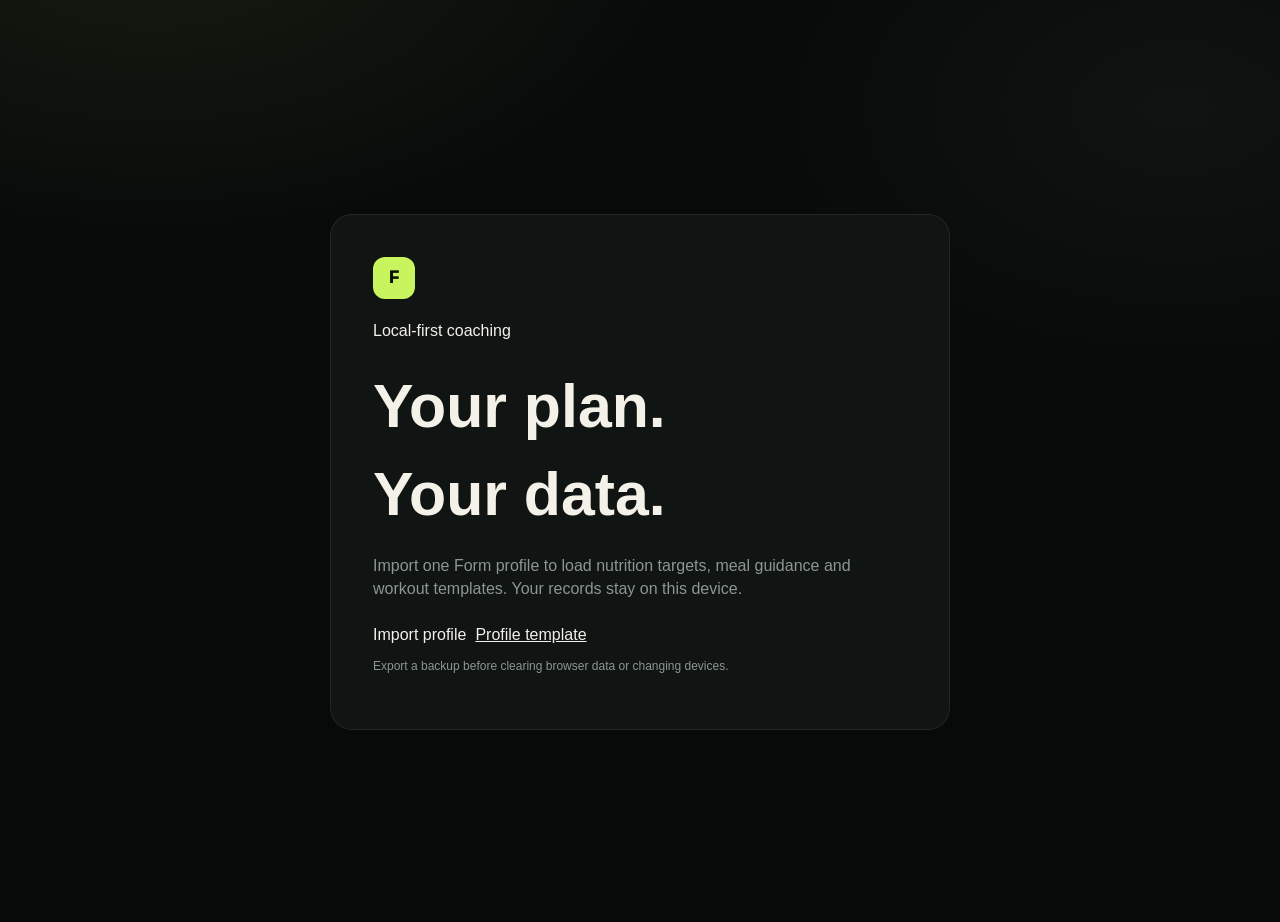
<file: index.html>
<!doctype html><html lang="en"><head><meta charset="utf-8"><meta name="viewport" content="width=device-width,initial-scale=1,viewport-fit=cover"><meta name="theme-color" content="#080a0a"><meta name="apple-mobile-web-app-capable" content="yes"><title>Today · Form</title><style>
.today-head{display:flex;justify-content:space-between;align-items:end;margin-bottom:22px}.today-head p{margin:0;color:var(--muted)}.today-date{color:var(--muted);font-size:.9rem}.today-grid{display:grid;grid-template-columns:minmax(0,1.5fr) minmax(300px,.7fr);gap:14px}.hero-panel{padding:22px}.hero-panel-top{display:flex;justify-content:space-between;gap:18px;align-items:start}.hero-panel h2{margin:0;font-size:1.1rem}.energy-readout{text-align:right}.energy-readout strong{display:block;font-size:1.65rem;letter-spacing:-.04em;font-variant-numeric:tabular-nums}.energy-readout span{font-size:.75rem;color:var(--muted)}.today-macros{display:grid;gap:17px;margin-top:24px}.today-macro-head{display:flex;justify-content:space-between;gap:12px;align-items:baseline}.today-macro-head b{font-size:.88rem}.today-macro-head span{font-size:.78rem;color:var(--muted);font-variant-numeric:tabular-nums}.range-track{height:9px;border-radius:99px;background:#242b33;position:relative;overflow:hidden;margin-top:8px}.range-track i{display:block;height:100%;border-radius:inherit;background:var(--blue)}.today-macro.carbs .range-track i{background:var(--brand)}.today-macro.fats .range-track i{background:var(--violet)}.range-track em{position:absolute;inset:0 auto 0;display:block;background:#fff2;border-left:1px solid #fff3;border-right:1px solid #fff3}.command-stack{display:grid;gap:14px}.command-card{padding:20px;display:flex;min-height:150px;flex-direction:column}.command-card-top{display:flex;justify-content:space-between;align-items:start}.command-icon{width:38px;height:38px;border-radius:11px;display:grid;place-items:center;background:var(--brand-soft);color:var(--brand)}.command-icon svg{width:20px;height:20px;fill:none;stroke:currentColor;stroke-width:1.8}.command-card h3{font-size:1rem;margin:20px 0 3px}.command-card p{color:var(--muted);font-size:.83rem;margin:0}.command-card a{margin-top:auto;align-self:flex-start;color:var(--text);font-weight:800;font-size:.82rem;text-decoration:none;padding-top:15px}.command-card a span{color:var(--brand)}.lower-grid{display:grid;grid-template-columns:1fr 1fr;gap:14px;margin-top:14px}.metric-panel,.timeline-panel,.settings-panel{padding:20px}.panel-head{display:flex;align-items:center;justify-content:space-between;margin-bottom:15px}.panel-head h2{font-size:1rem;margin:0}.panel-head span{font-size:.75rem;color:var(--muted)}.metric-row{display:grid;grid-template-columns:1fr auto;gap:3px 12px;padding:13px 0;border-bottom:1px solid var(--line)}.metric-row:last-child{border:0}.metric-row span{color:var(--muted);font-size:.8rem}.metric-row strong{font-size:1.1rem;font-variant-numeric:tabular-nums}.metric-row small{grid-column:1/-1}.timeline{display:grid}.timeline-item{display:grid;grid-template-columns:9px 1fr auto;gap:11px;padding:11px 0;border-bottom:1px solid var(--line);align-items:start}.timeline-item:last-child{border:0}.timeline-dot{width:8px;height:8px;border-radius:50%;background:var(--brand);margin-top:6px}.timeline-item b{display:block;font-size:.84rem}.timeline-item span,.timeline-item time{font-size:.74rem;color:var(--muted)}.settings-panel{margin-top:14px}.settings-actions{display:flex;flex-wrap:wrap;gap:8px}.file{display:none}.progress-form{display:grid;grid-template-columns:1fr 1fr auto;gap:10px;align-items:end;margin-bottom:18px}.progress-form label{display:grid;gap:6px;color:var(--muted);font-size:.78rem}.progress-form input{width:100%;padding:10px}.onboarding{display:none;min-height:100vh;place-items:center;padding:20px}.onboarding.active{display:grid}.onboard-card{width:min(620px,100%);background:var(--surface);border:1px solid var(--line);border-radius:22px;padding:clamp(24px,6vw,42px)}.onboard-mark{width:42px;height:42px;border-radius:12px;background:var(--brand);color:#0a0e06;display:grid;place-items:center;font-weight:950}.onboard-card h1{font-size:clamp(2.2rem,8vw,3.8rem);margin:20px 0 12px}.onboard-card p{color:var(--muted)}.onboard-actions{display:flex;gap:9px;flex-wrap:wrap;margin-top:22px}.privacy{font-size:.75rem!important}.error{color:var(--danger);font-size:.8rem;margin-top:10px}.hidden{display:none!important}
@media(max-width:820px){.today-grid,.lower-grid{grid-template-columns:1fr}.command-stack{grid-template-columns:1fr 1fr}.command-card{min-height:138px}}@media(max-width:520px){.today-head{display:block}.today-date{margin-top:7px}.hero-panel{padding:17px}.command-stack{grid-template-columns:1fr}.command-card{min-height:128px}.progress-form{grid-template-columns:1fr 1fr}.progress-form button{grid-column:1/-1}.settings-actions .btn{flex:1}}
.daily-spark{display:flex;gap:16px;align-items:center;margin:0 0 14px;padding:14px 16px;border:1px solid var(--line);border-radius:14px;background:linear-gradient(90deg,var(--brand-soft),transparent)}.daily-spark span{color:var(--brand);font-size:.72rem;font-weight:850;text-transform:uppercase;letter-spacing:.1em;white-space:nowrap}.daily-spark strong{font-size:.95rem;font-weight:750}.motivation-form{display:grid;grid-template-columns:1fr auto;gap:10px;align-items:end;margin-bottom:18px}.motivation-form label{display:grid;gap:6px;color:var(--muted);font-size:.78rem}.motivation-form textarea{min-height:82px;padding:10px;resize:vertical}@media(max-width:520px){.daily-spark{display:grid;gap:4px}.motivation-form{grid-template-columns:1fr}}
.overview-grid{display:grid;grid-template-columns:minmax(0,1.55fr) minmax(220px,.72fr) minmax(250px,.82fr);gap:14px}.compact-panel{padding:20px;min-height:178px}.summary-title{display:flex;align-items:center;justify-content:space-between;gap:12px}.summary-title h2{margin:0;font-size:1rem}.summary-title a{color:var(--brand);font-size:.78rem;font-weight:800;text-decoration:none}.summary-value{display:block;font-size:1.2rem;margin:26px 0 5px}.summary-foot{display:block;margin-top:25px;color:var(--muted);font-size:.75rem}.quick-metrics{display:grid;grid-template-columns:1fr 1fr;gap:10px;margin-top:24px}.quick-metrics div{padding:12px;border:1px solid var(--line);border-radius:12px}.quick-metrics span,.quick-metrics small{display:block;color:var(--muted);font-size:.72rem}.quick-metrics strong{display:block;font-size:1.05rem;margin:3px 0}.settings-panel{padding:0;margin-top:14px}.settings-panel summary{display:flex;justify-content:space-between;align-items:center;cursor:pointer;padding:16px 20px;font-weight:800;list-style:none}.settings-panel summary::-webkit-details-marker{display:none}.settings-panel summary span:last-child{color:var(--muted);font-size:.75rem}.settings-body{padding:0 20px 20px;border-top:1px solid var(--line);padding-top:18px}@media(max-width:900px){.overview-grid{grid-template-columns:1fr 1fr}.hero-panel{grid-column:1/-1}}@media(max-width:560px){.overview-grid{grid-template-columns:1fr}.hero-panel{grid-column:auto}.compact-panel{min-height:0}.summary-value{margin-top:18px}.summary-foot{margin-top:16px}}
</style><link rel="stylesheet" href="app.css?v=14"></head><body><main class="shell">
<section class="onboarding" id="onboarding"><div class="onboard-card"><div class="onboard-mark">F</div><div class="eyebrow" style="margin-top:20px">Local-first coaching</div><h1>Your plan.<br>Your data.</h1><p>Import one Form profile to load nutrition targets, meal guidance and workout templates. Your records stay on this device.</p><div class="onboard-actions"><label class="btn primary" for="profileImport">Import profile</label><input class="file" id="profileImport" type="file" accept="application/json,.json"><a class="btn" href="profile-template.json" download>Profile template</a></div><div class="error" id="profileError"></div><p class="privacy">Export a backup before clearing browser data or changing devices.</p></div></section>
<section class="dashboard hidden" id="dashboard">
<header class="today-head" data-ghost="TODAY"><div><div class="eyebrow">Today</div><h1 id="greeting">Good morning.</h1><p id="objective"></p></div><time class="today-date" id="today"></time></header><section class="daily-spark"><span>Daily spark</span><strong id="sparkText"></strong></section>
<div class="overview-grid">
<section class="card hero-panel"><div class="hero-panel-top"><div><div class="summary-title"><h2>Nutrition</h2><a href="nutrition.html">Food →</a></div><p class="sub" id="mealStatus">No meals logged</p></div><div class="energy-readout"><strong id="energy">0</strong><span id="energyTarget">kcal</span></div></div><div class="today-macros" id="todayMacros"></div></section>
<section class="card compact-panel"><div class="summary-title"><h2>Training</h2><a href="training.html">Train →</a></div><strong class="summary-value" id="plannedWorkout">Rest day</strong><p class="sub" id="trainingMeta">Nothing scheduled today</p><span class="summary-foot" id="weekSessions">0 this week</span></section>
<section class="card compact-panel"><div class="summary-title"><h2>Progress</h2><a href="progress.html">View →</a></div><div class="quick-metrics"><div><span>Weight</span><strong id="weight">—</strong><small id="weightSub">Baseline</small></div><div><span>Waist</span><strong id="waist">—</strong><small id="waistSub">Baseline</small></div></div></section>
</div>
<details class="card settings-panel" id="settings"><summary><span>Profile & data</span><span id="profileName"></span></summary><div class="settings-body"><form class="progress-form" id="progressForm"><label>Weight · kg<input id="checkWeight" type="number" min="20" max="400" step=".1" inputmode="decimal"></label><label>Waist · cm<input id="checkWaist" type="number" min="30" max="300" step=".1" inputmode="decimal"></label><button class="btn primary" type="submit">Save check-in</button></form><form class="motivation-form" id="motivationForm"><label>Personal alarm messages · one per line<textarea id="motivationMessages" placeholder="Add private messages that should motivate you"></textarea></label><button class="btn" type="submit">Save messages</button></form><div class="settings-actions"><button class="btn" id="export">Export backup</button><button class="btn" id="exportProfile">Export profile</button><label class="btn" for="replaceProfile">Replace profile</label><input class="file" id="replaceProfile" type="file" accept="application/json,.json"><label class="btn" for="import">Import backup</label><input class="file" id="import" type="file" accept="application/json,.json"><button class="btn danger" id="forget">Clear device</button></div></div></details>
</section></main><script>
(()=>{'use strict';
const defaultMessages=['Start smaller if you need to—just start.','One honest action keeps the day alive.','Progress survives imperfect days.','Do the next useful thing.','Later usually becomes never—move now.','عشر دقايق كفاية، بس متختفيش.'];
const KEY='form.tracker.v2',base={version:2,profile:null,settings:{},nutritionEntries:[],trainingSessions:[],customTemplates:{},progressEntries:[]},$=s=>document.querySelector(s),clone=x=>JSON.parse(JSON.stringify(x));
function normalize(x){const s=Object.assign(clone(base),x&&typeof x==='object'?x:{});s.nutritionEntries=Array.isArray(s.nutritionEntries)?s.nutritionEntries:[];s.trainingSessions=Array.isArray(s.trainingSessions)?s.trainingSessions:[];s.progressEntries=Array.isArray(s.progressEntries)?s.progressEntries:[];s.customTemplates=s.customTemplates&&typeof s.customTemplates==='object'?s.customTemplates:{};return s}
function load(){try{return normalize(JSON.parse(localStorage.getItem(KEY)||'{}'))}catch{return clone(base)}}let state=load();
const validProfile=p=>p&&p.kind==='form-profile'&&p.schemaVersion===1&&p.profile?.displayName&&p.nutritionPlan?.targets&&Array.isArray(p.trainingPlan?.templates);
const localISO=(d=new Date())=>[d.getFullYear(),String(d.getMonth()+1).padStart(2,'0'),String(d.getDate()).padStart(2,'0')].join('-'),today=localISO(),now=new Date();
function persist(next=state){try{localStorage.setItem(KEY,JSON.stringify(next));return true}catch(e){alert('Form could not save on this device. Check browser storage settings.');return false}}
function applyProfile(p,clearLogs=false){if(clearLogs){state=normalize({profile:p})}else state.profile=p;const t=p.nutritionPlan.targets;state.settings={...state.settings,baselineWeight:p.profile.startingWeightKg??null,baselineWaist:p.profile.startingWaistCm??null,calorieGoal:t.calories?.max??null,proteinGoal:t.proteinG?.max??null,carbsGuide:t.carbsG?.max??null,fatsGuide:t.fatG?.max??null,motivationMessages:Array.isArray(p.motivation?.messages)&&p.motivation.messages.length?p.motivation.messages:(state.settings.motivationMessages||[])};return persist()}
async function readJSON(file){if(!file)throw Error('Choose a JSON file.');return JSON.parse(await file.text())}
async function readProfile(file){const p=await readJSON(file);if(!validProfile(p))throw Error('This profile is incomplete or uses an unsupported format.');return p}
function download(data,name){const a=document.createElement('a');a.href=URL.createObjectURL(new Blob([JSON.stringify(data,null,2)],{type:'application/json'}));a.download=name;document.body.append(a);a.click();a.remove();setTimeout(()=>URL.revokeObjectURL(a.href),1000)}
function esc(v){return String(v??'').replace(/[&<>"']/g,c=>({'&':'&amp;','<':'&lt;','>':'&gt;','"':'&quot;',"'":'&#39;'}[c]))}
if(!validProfile(state.profile)){$('#onboarding').classList.add('active');$('#dashboard').classList.add('hidden')}else{$('#dashboard').classList.remove('hidden');render()}
$('#profileImport').onchange=async e=>{try{const p=await readProfile(e.target.files[0]);if(applyProfile(p,true))location.reload()}catch(err){$('#profileError').textContent=err.message||'Invalid profile.'}e.target.value=''};
function getTodayEntry(){return state.nutritionEntries.find(e=>e.date===today)}
function targetLabel(r,unit){return r?.min!=null&&r?.max!=null?r.min+'–'+r.max+unit:'No target'}
function macroRow(label,key,range,cls){const e=getTodayEntry(),v=Number(e?.[key])||0,max=range?.max,percentage=max?Math.min(100,v/max*100):0,band=max&&range?.min!=null?'<em style="left:'+(range.min/max*100)+'%;width:'+(Math.max(0,(max-range.min)/max*100))+'%"></em>':'';return '<div class="today-macro '+cls+'"><div class="today-macro-head"><b>'+label+'</b><span>'+Math.round(v)+' / '+targetLabel(range,'g')+'</span></div><div class="range-track"><i style="width:'+percentage+'%"></i>'+band+'</div></div>'}
function scheduled(){const list=state.profile.trainingPlan?.weeklySchedule||[],weekday=now.toLocaleDateString('en-US',{weekday:'long'}).toLowerCase();const x=list.find(x=>String(x.day||x.weekday||'').toLowerCase()===weekday);return x?.workout||x?.template||x?.name||''}
function render(){const person=state.profile.profile,messages=Array.isArray(state.settings.motivationMessages)&&state.settings.motivationMessages.length?state.settings.motivationMessages:defaultMessages,dayNumber=Math.floor(Date.now()/86400000);$('#sparkText').textContent=messages[dayNumber%messages.length];$('#motivationMessages').value=(state.settings.motivationMessages||[]).join('\n');const targets=state.profile.nutritionPlan.targets,e=getTodayEntry(),meals=e?.meals||[],slots=['breakfast','morning','lunch','anti','dinner','late'],covered=slots.filter(s=>meals.some(m=>m.slot===s)).length,next=slots.find(s=>!meals.some(m=>m.slot===s)),labels=state.profile.nutritionPlan.mealTargets||{};
 $('#greeting').textContent='Good '+(now.getHours()<12?'morning':now.getHours()<18?'afternoon':'evening')+', '+person.displayName.split(' ')[0]+'.';$('#objective').textContent=state.profile.goals?.primary||state.profile.nutritionPlan?.name||'Your personal plan';$('#today').textContent=now.toLocaleDateString(undefined,{weekday:'long',day:'numeric',month:'long'});
 $('#energy').textContent=Math.round(Number(e?.calories)||0);$('#energyTarget').textContent=targets.calories?.max!=null?'of '+targetLabel(targets.calories,' kcal'):'kcal logged';$('#mealStatus').textContent=covered?covered+' of '+slots.length+' meals logged':'No meals logged';$('#todayMacros').innerHTML=macroRow('Protein','protein',targets.proteinG,'protein')+macroRow('Carbs','carbs',targets.carbsG,'carbs')+macroRow('Fat','fats',targets.fatG,'fats');
 const cut=new Date();cut.setDate(cut.getDate()-6);const start=localISO(cut),week=state.trainingSessions.filter(x=>x.date>=start&&x.date<=today);$('#weekSessions').textContent=week.length+' this week';const plan=scheduled();$('#plannedWorkout').textContent=plan||'Rest day';$('#trainingMeta').textContent=plan?'Planned for today':'Nothing scheduled today';
 const checks=[...state.progressEntries].sort((a,b)=>b.date.localeCompare(a.date)),latest=checks[0],legacy=[...state.nutritionEntries].sort((a,b)=>b.date.localeCompare(a.date)).find(x=>x.weight!=null||x.waist!=null);const weight=latest?.weight??legacy?.weight??person.startingWeightKg,waist=latest?.waist??legacy?.waist??person.startingWaistCm;$('#weight').textContent=weight!=null?weight+' kg':'—';$('#waist').textContent=waist!=null?waist+' cm':'—';$('#weightSub').textContent=latest?'Checked '+latest.date:'Profile baseline';$('#waistSub').textContent=latest?'Checked '+latest.date:'Profile baseline';$('#profileName').textContent=person.displayName;

}
$('#motivationForm').onsubmit=e=>{e.preventDefault();state.settings.motivationMessages=$('#motivationMessages').value.split(/\n+/).map(x=>x.trim()).filter(Boolean);if(persist())render()};
$('#progressForm').onsubmit=e=>{e.preventDefault();const weight=Number($('#checkWeight').value),waist=Number($('#checkWaist').value);if(!Number.isFinite(weight)&&!Number.isFinite(waist)){alert('Enter weight, waist, or both.');return}state.progressEntries.push({id:crypto.randomUUID?crypto.randomUUID():String(Date.now()),date:today,weight:Number.isFinite(weight)?weight:null,waist:Number.isFinite(waist)?waist:null});if(persist()){e.target.reset();render()}};
$('#export').onclick=()=>download(state,'form-backup-'+today+'.json');$('#exportProfile').onclick=()=>download(state.profile,'form-profile-'+state.profile.profile.id+'.json');
$('#replaceProfile').onchange=async e=>{try{const p=await readProfile(e.target.files[0]);const clean=confirm('Start fresh for this profile? Choose OK to clear current logs, or Cancel to keep them.');if(applyProfile(p,clean))location.reload()}catch(err){alert(err.message||'Invalid profile.')}e.target.value=''};
$('#import').onchange=async e=>{try{const x=normalize(await readJSON(e.target.files[0]));if(!validProfile(x.profile))throw Error('Backup profile is invalid.');if(confirm('Replace all data on this device with this backup?')&&persist(x))location.reload()}catch(err){alert(err.message||'Invalid backup.')}e.target.value=''};
$('#forget').onclick=()=>{if(confirm('Clear the profile and every saved log from this device?')){localStorage.removeItem(KEY);location.reload()}};
})();
</script><script src="app-shell.js?v=12"></script></body></html>
</file>
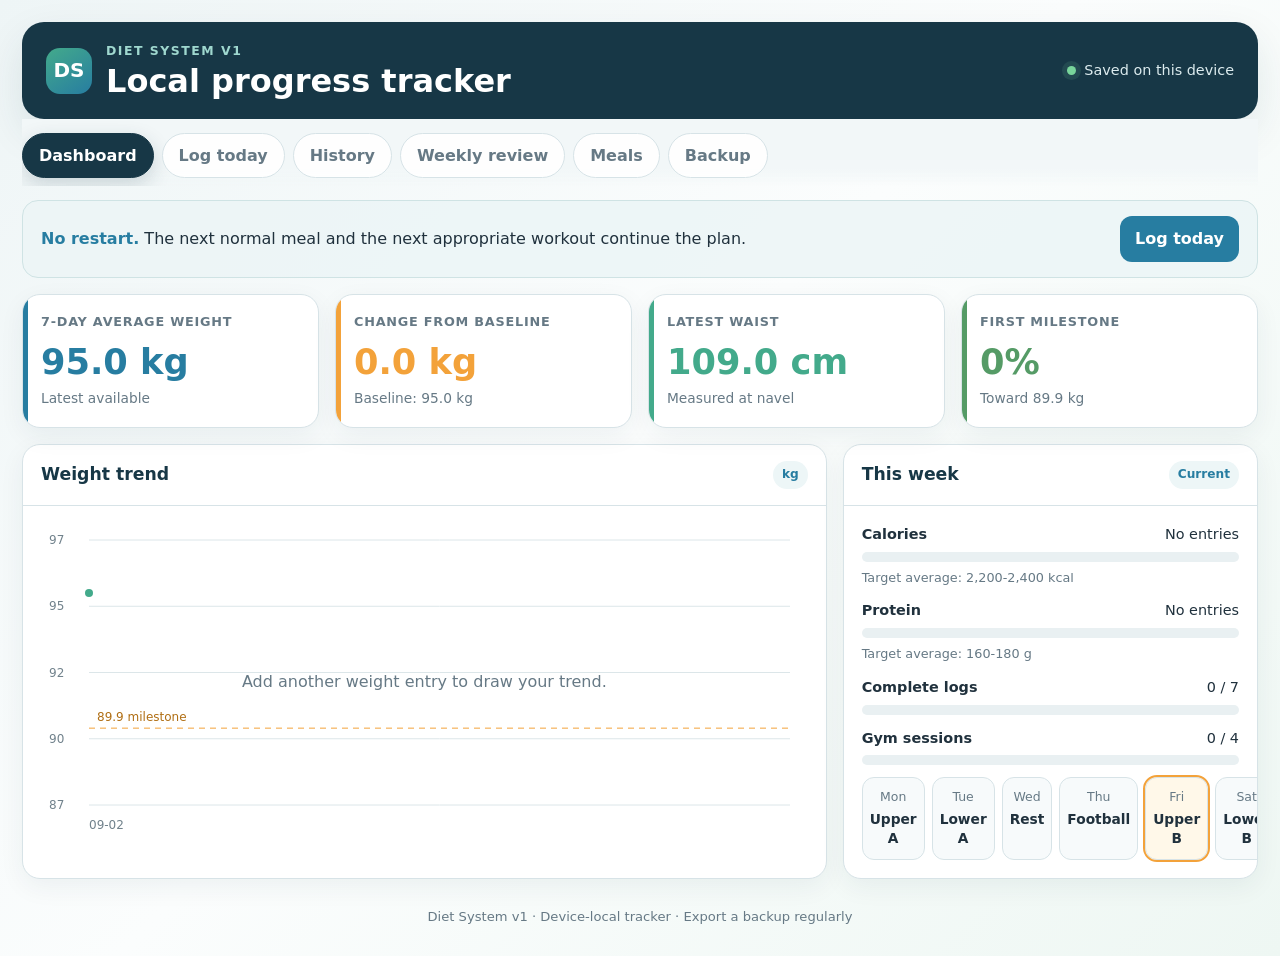
<file: Diet-System-v1-Local-Tracker.html>
<!doctype html>
<html lang="en">
<head>
  <meta charset="utf-8"><meta name="viewport" content="width=device-width,initial-scale=1"><meta name="theme-color" content="#173746">
  <title>Diet System v1 - Local Tracker</title>
  <style>
    :root{--navy:#173746;--blue:#277da1;--teal:#43aa8b;--green:#559b66;--orange:#f3a23a;--red:#d9685a;--ink:#20313d;--muted:#667985;--line:#d7e3e7;--pale:#edf6f7;--soft:#f7fafb;--white:#fff;--input:#fff9e8;--shadow:0 16px 40px rgba(23,55,70,.1)}
    *{box-sizing:border-box}html{font-size:16px;scroll-behavior:smooth}body{margin:0;background:linear-gradient(135deg,#eef5f6,#fbfdfd 48%,#eef7f3);color:var(--ink);font-family:Inter,ui-sans-serif,system-ui,-apple-system,"Segoe UI",sans-serif;line-height:1.45}button,input,select,textarea{font:inherit}button{cursor:pointer}.shell{max-width:1280px;margin:auto;min-height:100vh;padding:22px}.topbar{display:flex;align-items:center;justify-content:space-between;gap:20px;background:var(--navy);color:#fff;padding:20px 24px;border-radius:22px;box-shadow:var(--shadow)}.brand{display:flex;align-items:center;gap:14px}.brandmark{width:46px;height:46px;border-radius:14px;background:linear-gradient(145deg,var(--teal),var(--blue));display:grid;place-items:center;font-weight:900;font-size:20px}.eyebrow{margin:0 0 4px;color:#9fd8cf;font-weight:800;font-size:.78rem;letter-spacing:.12em;text-transform:uppercase}h1{font-size:clamp(1.35rem,2.6vw,2rem);line-height:1.1;margin:0}.storage{display:flex;align-items:center;gap:8px;color:#dcebee;font-size:.9rem}.dot{width:9px;height:9px;border-radius:50%;background:#78d59b;box-shadow:0 0 0 5px rgba(120,213,155,.12)}
    .tabs{display:flex;gap:8px;overflow:auto;padding:14px 0 8px;position:sticky;top:0;z-index:10;background:linear-gradient(#f2f7f8 75%,rgba(242,247,248,0));scrollbar-width:none}.tabs::-webkit-scrollbar{display:none}.tab{border:1px solid var(--line);background:rgba(255,255,255,.9);padding:10px 16px;border-radius:999px;color:var(--muted);font-weight:750;white-space:nowrap}.tab.active{background:var(--navy);border-color:var(--navy);color:#fff;box-shadow:0 7px 20px rgba(23,55,70,.18)}.view{display:none;animation:rise .25s ease}.view.active{display:block}@keyframes rise{from{opacity:0;transform:translateY(5px)}to{opacity:1;transform:none}}
    .hero-note{display:flex;justify-content:space-between;align-items:center;gap:16px;margin:14px 0 16px;padding:15px 18px;border:1px solid #cfe3e4;background:rgba(237,246,247,.92);border-radius:16px}.hero-note strong{color:var(--blue)}.button-row{display:flex;flex-wrap:wrap;gap:10px}.btn{border:0;border-radius:12px;padding:11px 15px;font-weight:800;display:inline-flex;align-items:center;justify-content:center;gap:8px}.btn.primary{background:var(--blue);color:#fff}.btn.teal{background:var(--teal);color:#fff}.btn.secondary{background:#fff;border:1px solid var(--line);color:var(--navy)}.btn.danger{background:#fff0ee;border:1px solid #efc5be;color:#a84539}.btn.small{padding:8px 11px;font-size:.88rem}.grid{display:grid;gap:16px}.kpis{grid-template-columns:repeat(4,minmax(0,1fr))}.kpi{background:#fff;border:1px solid var(--line);border-radius:18px;padding:18px;box-shadow:0 8px 26px rgba(23,55,70,.06);position:relative;overflow:hidden}.kpi:before{content:"";position:absolute;inset:0 auto 0 0;width:5px;background:var(--accent,var(--blue))}.kpi-label{font-size:.8rem;letter-spacing:.06em;text-transform:uppercase;font-weight:850;color:var(--muted)}.kpi-value{font-size:clamp(1.45rem,3vw,2.2rem);font-weight:900;color:var(--accent,var(--blue));margin:5px 0 2px}.kpi-sub{color:var(--muted);font-size:.86rem}
    .panel{background:#fff;border:1px solid var(--line);border-radius:18px;box-shadow:0 8px 26px rgba(23,55,70,.06);overflow:hidden}.panel-head{display:flex;justify-content:space-between;align-items:center;gap:12px;padding:16px 18px;border-bottom:1px solid var(--line)}.panel-head h2{margin:0;color:var(--navy);font-size:1.08rem}.panel-body{padding:18px}.dashboard-main{grid-template-columns:1.55fr .8fr;margin-top:16px}.chart-wrap{height:315px;position:relative}.chart-wrap canvas{width:100%;height:100%;display:block}.empty-chart{position:absolute;inset:0;display:grid;place-items:center;color:var(--muted);text-align:center;padding:30px;pointer-events:none}.targets{display:grid;gap:13px}.target-row{display:grid;gap:7px}.target-top{display:flex;justify-content:space-between;gap:10px;font-size:.9rem}.track{height:10px;border-radius:20px;background:#e9f0f2;overflow:hidden}.fill{height:100%;width:0;background:linear-gradient(90deg,var(--blue),var(--teal));border-radius:20px;transition:width .35s}.target-caption{font-size:.8rem;color:var(--muted)}.week-map{display:grid;grid-template-columns:repeat(7,1fr);gap:7px;margin-top:12px}.day-pill{border:1px solid var(--line);border-radius:12px;padding:10px 7px;text-align:center;background:var(--soft);font-size:.78rem;color:var(--muted)}.day-pill b{display:block;color:var(--ink);font-size:.86rem;margin-top:3px}.day-pill.today{outline:2px solid var(--orange);background:#fff8e9}.day-pill.done{background:#e4f3ea;border-color:#b9dec5}
    .section-title{display:flex;align-items:end;justify-content:space-between;gap:18px;margin:20px 0 12px}.section-title h2{margin:0;color:var(--navy);font-size:1.35rem}.section-title p{margin:0;color:var(--muted)}.form-card{background:#fff;border:1px solid var(--line);border-radius:22px;box-shadow:var(--shadow);padding:22px}.form-grid{display:grid;grid-template-columns:repeat(4,minmax(0,1fr));gap:15px}.field{display:grid;gap:7px}.field.wide{grid-column:span 2}.field.full{grid-column:1/-1}.field label{font-size:.86rem;font-weight:800;color:var(--navy)}input,select,textarea{width:100%;border:1px solid #cfdde1;border-radius:12px;background:var(--input);padding:11px 12px;color:var(--ink);outline:none}input:focus,select:focus,textarea:focus{border-color:var(--blue);box-shadow:0 0 0 4px rgba(39,125,161,.1)}textarea{min-height:92px;resize:vertical}.score{display:flex;gap:7px;flex-wrap:wrap}.score button{width:36px;height:36px;border-radius:10px;border:1px solid var(--line);background:#fff;color:var(--muted);font-weight:800}.score button.selected{background:var(--navy);border-color:var(--navy);color:#fff}.form-actions{display:flex;justify-content:flex-end;gap:10px;margin-top:18px;padding-top:18px;border-top:1px solid var(--line)}
    .table-wrap{overflow:auto;border:1px solid var(--line);border-radius:16px;background:#fff}table{width:100%;border-collapse:collapse;min-width:960px}th{position:sticky;top:0;background:var(--navy);color:#fff;text-align:left;padding:12px;font-size:.82rem;white-space:nowrap}td{padding:11px 12px;border-bottom:1px solid #e7eef0;font-size:.88rem;white-space:nowrap}tr:hover td{background:#f5f9fa}.badge{display:inline-flex;padding:5px 9px;border-radius:999px;font-size:.76rem;font-weight:850;background:var(--pale);color:var(--blue)}.badge.good{background:#e1f2e6;color:#397448}.badge.warn{background:#fff0c9;color:#8c6516}.badge.bad{background:#f9ded9;color:#963e33}.history-controls{display:flex;justify-content:space-between;gap:12px;align-items:center;margin-bottom:12px;flex-wrap:wrap}.history-controls input{max-width:280px;background:#fff}.weekly-grid{grid-template-columns:repeat(3,minmax(0,1fr))}.week-card{background:#fff;border:1px solid var(--line);border-radius:16px;padding:16px}.week-card h3{margin:0 0 3px;color:var(--navy)}.week-dates{color:var(--muted);font-size:.82rem}.week-stats{display:grid;grid-template-columns:1fr 1fr;gap:10px;margin-top:13px}.week-stat{background:var(--soft);border-radius:12px;padding:10px}.week-stat span{display:block;font-size:.75rem;color:var(--muted);font-weight:750}.week-stat b{font-size:1.05rem;color:var(--blue)}
    .meals-grid{grid-template-columns:repeat(2,minmax(0,1fr))}.meal{border:1px solid var(--line);border-radius:15px;background:#fff;padding:15px;display:grid;gap:7px}.meal h3,.meal p{margin:0}.meal h3{color:var(--navy);font-size:1rem}.meal p{color:var(--muted);font-size:.88rem}.meal-tag{color:var(--teal);font-size:.74rem;font-weight:900;text-transform:uppercase;letter-spacing:.05em}.backup-grid{grid-template-columns:1.2fr .8fr;margin-top:16px}.notice{padding:14px 16px;border-radius:14px;border:1px solid #efdaa7;background:#fff8e5;color:#6f561a;font-size:.9rem}.file-input{display:none}.toast{position:fixed;left:50%;bottom:24px;transform:translate(-50%,20px);background:var(--navy);color:#fff;padding:12px 18px;border-radius:999px;font-weight:800;opacity:0;pointer-events:none;transition:.25s;box-shadow:var(--shadow);z-index:50}.toast.show{opacity:1;transform:translate(-50%,0)}.footer{text-align:center;color:var(--muted);font-size:.82rem;padding:28px 0 8px}
    @media(max-width:950px){.kpis{grid-template-columns:1fr 1fr}.dashboard-main,.backup-grid{grid-template-columns:1fr}.form-grid{grid-template-columns:1fr 1fr}.weekly-grid{grid-template-columns:1fr 1fr}.week-map{grid-template-columns:repeat(4,1fr)}}@media(max-width:620px){.shell{padding:10px}.topbar{padding:17px;border-radius:17px}.storage{display:none}.kpis,.form-grid,.weekly-grid,.meals-grid{grid-template-columns:1fr}.field.wide{grid-column:span 1}.hero-note{align-items:flex-start;flex-direction:column}.week-map{grid-template-columns:repeat(2,1fr)}.form-card{padding:16px}.form-actions{flex-direction:column}.form-actions .btn{width:100%}.chart-wrap{height:260px}}
  </style>
</head>
<body><main class="shell">
  <header class="topbar"><div class="brand"><div class="brandmark">DS</div><div><p class="eyebrow">Diet System v1</p><h1>Local progress tracker</h1></div></div><div class="storage"><span class="dot"></span><span id="saveStatus">Saved on this device</span></div></header>
  <nav class="tabs" aria-label="Tracker sections"><button class="tab active" data-view="dashboard">Dashboard</button><button class="tab" data-view="log">Log today</button><button class="tab" data-view="history">History</button><button class="tab" data-view="weekly">Weekly review</button><button class="tab" data-view="meals">Meals</button><button class="tab" data-view="backup">Backup</button></nav>
  <section id="dashboard" class="view active">
    <div class="hero-note"><div><strong>No restart.</strong> The next normal meal and the next appropriate workout continue the plan.</div><button class="btn primary" data-go="log">Log today</button></div>
    <div class="grid kpis"><article class="kpi" style="--accent:var(--blue)"><div class="kpi-label">7-day average weight</div><div class="kpi-value" id="kWeight">95.0 kg</div><div class="kpi-sub" id="kWeightSub">Baseline</div></article><article class="kpi" style="--accent:var(--orange)"><div class="kpi-label">Change from baseline</div><div class="kpi-value" id="kChange">0.0 kg</div><div class="kpi-sub">Baseline: 95.0 kg</div></article><article class="kpi" style="--accent:var(--teal)"><div class="kpi-label">Latest waist</div><div class="kpi-value" id="kWaist">109.0 cm</div><div class="kpi-sub">Measured at navel</div></article><article class="kpi" style="--accent:var(--green)"><div class="kpi-label">First milestone</div><div class="kpi-value" id="kProgress">0%</div><div class="kpi-sub">Toward 89.9 kg</div></article></div>
    <div class="grid dashboard-main"><article class="panel"><div class="panel-head"><h2>Weight trend</h2><span class="badge">kg</span></div><div class="panel-body"><div class="chart-wrap"><canvas id="weightChart"></canvas><div class="empty-chart" id="chartEmpty">Add another weight entry to draw your trend.</div></div></div></article><aside class="panel"><div class="panel-head"><h2>This week</h2><span class="badge">Current</span></div><div class="panel-body"><div class="targets"><div class="target-row"><div class="target-top"><b>Calories</b><span id="calText">No entries</span></div><div class="track"><div class="fill" id="calFill"></div></div><div class="target-caption">Target average: 2,200-2,400 kcal</div></div><div class="target-row"><div class="target-top"><b>Protein</b><span id="proteinText">No entries</span></div><div class="track"><div class="fill" id="proteinFill"></div></div><div class="target-caption">Target average: 160-180 g</div></div><div class="target-row"><div class="target-top"><b>Complete logs</b><span id="logsText">0 / 7</span></div><div class="track"><div class="fill" id="logsFill"></div></div></div><div class="target-row"><div class="target-top"><b>Gym sessions</b><span id="workoutText">0 / 4</span></div><div class="track"><div class="fill" id="workoutFill"></div></div></div></div><div class="week-map" id="weekMap"></div></div></aside></div>
  </section>
  <section id="log" class="view"><div class="section-title"><div><h2>Daily entry</h2><p>Enter totals from your food app. Leave unknown values blank.</p></div></div><form id="entryForm" class="form-card"><div class="form-grid">
    <div class="field"><label for="date">Date</label><input id="date" name="date" type="date" required></div><div class="field"><label for="weight">Morning weight (kg)</label><input id="weight" name="weight" type="number" min="40" max="250" step="0.1"></div><div class="field"><label for="waist">Waist at navel (cm)</label><input id="waist" name="waist" type="number" min="40" max="200" step="0.1"></div><div class="field"><label for="mode">Mode</label><select id="mode" name="mode"><option>Home</option><option>Travel</option></select></div>
    <div class="field"><label for="calories">Calories (kcal)</label><input id="calories" name="calories" type="number" min="0" max="10000"></div><div class="field"><label for="protein">Protein (g)</label><input id="protein" name="protein" type="number" min="0" max="500"></div><div class="field"><label for="fiber">Fiber (g)</label><input id="fiber" name="fiber" type="number" min="0" max="150"></div><div class="field"><label for="water">Water (L)</label><input id="water" name="water" type="number" min="0" max="10" step="0.1"></div>
    <div class="field"><label for="steps">Steps</label><input id="steps" name="steps" type="number" min="0" max="100000" step="100"></div><div class="field"><label for="antiBinge">16:00 anti-binge meal</label><select id="antiBinge" name="antiBinge"><option value="">Choose</option><option>Yes</option><option>No</option><option>N/A</option></select></div><div class="field"><label for="tracking">Tracking</label><select id="tracking" name="tracking"><option value="">Choose</option><option>Complete</option><option>Partial</option><option>Not tracked</option></select></div><div class="field"><label for="takeaway">Takeaway</label><select id="takeaway" name="takeaway"><option>None</option><option>Planned</option><option>Unplanned</option></select></div>
    <div class="field wide"><label for="workout">Workout</label><select id="workout" name="workout"><option value="">Choose</option><option>Upper A</option><option>Lower A</option><option>Football</option><option>Upper B</option><option>Lower B</option><option>Rest</option><option>Missed</option></select></div><div class="field wide"><label>Evening hunger (1-10)</label><input type="hidden" id="hunger" name="hunger"><div class="score" id="hungerScore" aria-label="Evening hunger score"></div></div><div class="field full"><label for="notes">Notes</label><textarea id="notes" name="notes" placeholder="Hunger, takeaway trigger, training performance, travel, or anything worth remembering..."></textarea></div>
  </div><div class="form-actions"><button type="button" class="btn secondary" id="clearForm">Clear</button><button class="btn teal" type="submit">Save entry</button></div></form></section>
  <section id="history" class="view"><div class="section-title"><div><h2>History</h2><p>Open a date to edit it.</p></div></div><div class="history-controls"><input id="historySearch" type="search" placeholder="Filter dates, mode, takeaway..."><button class="btn secondary small" id="csvHistory">Export CSV</button></div><div class="table-wrap"><table><thead><tr><th>Date</th><th>Weight</th><th>Waist</th><th>Calories</th><th>Protein</th><th>Hunger</th><th>Tracking</th><th>Mode</th><th>Takeaway</th><th>Workout</th><th></th></tr></thead><tbody id="historyBody"></tbody></table></div></section>
  <section id="weekly" class="view"><div class="section-title"><div><h2>Weekly review</h2><p>Weeks run Monday-Sunday. Adjust from trends, not isolated days.</p></div></div><div class="grid weekly-grid" id="weeklyGrid"></div></section>
  <section id="meals" class="view"><div class="section-title"><div><h2>Meal library</h2><p>Save these in your calorie app using your actual brands.</p></div></div><div class="grid meals-grid" id="mealGrid"></div></section>
  <section id="backup" class="view"><div class="section-title"><div><h2>Backup and restore</h2><p>Your entries stay in this browser on this device unless you export them.</p></div></div><div class="grid backup-grid"><article class="panel"><div class="panel-head"><h2>Protect your data</h2><span class="badge good">Recommended weekly</span></div><div class="panel-body"><div class="notice">Browser storage can be cleared. Switching browsers, clearing site data, or opening a renamed copy may make prior entries unavailable. Keep a JSON backup.</div><div class="button-row" style="margin-top:16px"><button class="btn primary" id="exportJson">Export backup</button><label class="btn secondary" for="importFile">Restore backup</label><input class="file-input" id="importFile" type="file" accept="application/json,.json"><button class="btn secondary" id="exportCsv">Export CSV</button></div></div></article><article class="panel"><div class="panel-head"><h2>Storage</h2></div><div class="panel-body"><p><b id="entryCount">1 entry</b> saved locally.</p><p style="color:var(--muted)">Nothing is sent to a server by this file.</p><button class="btn danger" id="resetData">Reset all local data</button></div></article></div></section>
  <footer class="footer">Diet System v1 · Device-local tracker · Export a backup regularly</footer>
</main><div class="toast" id="toast" role="status" aria-live="polite"></div>
<script>
(()=>{'use strict';
const KEY='dietSystemV1.localTracker',START='2026-09-02',defaults={version:1,settings:{baselineWeight:95,baselineWaist:109,calMin:2200,calMax:2400,proteinMin:160,proteinMax:180,fiberMin:30,steps:8000,milestone:89.9},entries:[{date:START,weight:95,waist:109,mode:'Home',takeaway:'None'}]};
const mealData=[['Breakfast','Eggs, light cheese + protein toast','2-3 eggs; 30-60 g cheese; 60-100 g toast','Add 150-300 g vegetables'],['Breakfast','Eggs, cottage cheese + toast','2-3 eggs; 100-180 g cottage cheese','Large vegetable side'],['Breakfast','Potato omelette','250-400 g potato; eggs; vegetables','Use cooking spray'],['Breakfast','Muesli + Skyr + berries','40-60 g muesli; 150-250 g Skyr','Measure cereal'],['Breakfast','Fava beans, eggs + pita','180-280 g beans; 1-3 eggs; 50-80 g pita','Measure oil'],['Lunch','Giant chicken salad','140-200 g chicken; 400-700 g vegetables','Measured feta, avocado, chickpeas or pita'],['Lunch','Giant tuna + egg salad','80-120 g tuna; 1-2 eggs; vegetables','Yogurt dressing if desired'],['16:00 meal','Chicken protein wrap','1 wrap; 80-120 g chicken; light cheese','Eat before commuting when hungry'],['16:00 meal','Ham or turkey sandwich','70-100 g toast; 80-120 g cold cuts','Add vegetables'],['16:00 meal','Skyr bowl','250-350 g Skyr; berries; 20-40 g muesli','Portable anti-binge meal'],['Dinner','Shrimp rice bowl','180-230 g shrimp; 60-90 g dry rice','Add 400-600 g vegetables'],['Dinner','Beef potato mountain','150-200 g beef; 350-500 g potatoes','Large salad and light sauce'],['Dinner','Chicken pasta','160-220 g chicken; 60-90 g dry pasta','Tomato sauce + light mozzarella'],['Dinner','Wrap night','1-2 wraps; 160-220 g chicken','Large vegetable portion'],['Dinner','Homemade burger night','150-200 g beef; bun; 300-450 g potato','Include side salad'],['Late snack','Skyr or protein pudding','150-250 g','Reserve 100-250 kcal'],['Takeaway','Arabic shawarma meal','1 shawarma; measured fries and toum','Large salad or pickles'],['Takeaway','Burger meal','1 substantial burger; fries; zero drink','Pause before ordering more']];
const $=s=>document.querySelector(s),$$=s=>[...document.querySelectorAll(s)],clone=v=>JSON.parse(JSON.stringify(v));let state=load();
function load(){try{const raw=localStorage.getItem(KEY);if(!raw)return clone(defaults);const d=JSON.parse(raw);return d&&Array.isArray(d.entries)?d:clone(defaults)}catch{return clone(defaults)}}function persist(){localStorage.setItem(KEY,JSON.stringify(state));$('#saveStatus').textContent='Saved just now';setTimeout(()=>$('#saveStatus').textContent='Saved on this device',1600)}
function today(){const d=new Date();return[d.getFullYear(),String(d.getMonth()+1).padStart(2,'0'),String(d.getDate()).padStart(2,'0')].join('-')}function parseDate(s){return new Date(s+'T12:00:00')}function fmtDate(s){return parseDate(s).toLocaleDateString(undefined,{day:'2-digit',month:'short',year:'numeric'})}function num(v){return v===''||v==null?null:Number(v)}function avg(a){const b=a.filter(Number.isFinite);return b.length?b.reduce((x,y)=>x+y,0)/b.length:null}function sorted(){return[...state.entries].sort((a,b)=>a.date.localeCompare(b.date))}function lastNDays(n){const end=parseDate(today()),start=new Date(end);start.setDate(end.getDate()-n+1);return state.entries.filter(e=>{const d=parseDate(e.date);return d>=start&&d<=end})}function isGym(w){return['Upper A','Lower A','Upper B','Lower B'].includes(w)}function pct(n,d){return Math.max(0,Math.min(100,d?100*n/d:0))}function latest(f){return[...sorted()].reverse().find(e=>Number.isFinite(e[f]))?.[f]??null}
function toast(msg){const t=$('#toast');t.textContent=msg;t.classList.add('show');clearTimeout(t._t);t._t=setTimeout(()=>t.classList.remove('show'),2200)}function go(id){$$('.tab').forEach(b=>b.classList.toggle('active',b.dataset.view===id));$$('.view').forEach(v=>v.classList.toggle('active',v.id===id));if(id==='dashboard')setTimeout(drawChart,30);scrollTo({top:0,behavior:'smooth'})}$$('.tab').forEach(b=>b.onclick=()=>go(b.dataset.view));$$('[data-go]').forEach(b=>b.onclick=()=>go(b.dataset.go));
function monday(d=new Date()){const x=new Date(d),k=(x.getDay()+6)%7;x.setHours(12,0,0,0);x.setDate(x.getDate()-k);return x}function iso(d){return[d.getFullYear(),String(d.getMonth()+1).padStart(2,'0'),String(d.getDate()).padStart(2,'0')].join('-')}
function renderDashboard(){const s=state.settings,r=lastNDays(7),wa=avg(r.map(e=>e.weight)),lw=latest('weight'),dw=wa??lw??s.baselineWeight,wai=latest('waist')??s.baselineWaist;$('#kWeight').textContent=dw.toFixed(1)+' kg';const ch=dw-s.baselineWeight;$('#kChange').textContent=(ch>0?'+':'')+ch.toFixed(1)+' kg';$('#kWeightSub').textContent=wa?'7-day average':'Latest available';$('#kWaist').textContent=wai.toFixed(1)+' cm';$('#kProgress').textContent=Math.round(pct(s.baselineWeight-dw,s.baselineWeight-s.milestone))+'%';const c=avg(r.map(e=>e.calories)),p=avg(r.map(e=>e.protein)),logs=r.filter(e=>e.tracking==='Complete').length,w=r.filter(e=>isGym(e.workout)).length;$('#calText').textContent=c?Math.round(c)+' kcal':'No entries';$('#calFill').style.width=pct(c||0,s.calMax)+'%';$('#proteinText').textContent=p?Math.round(p)+' g':'No entries';$('#proteinFill').style.width=pct(p||0,s.proteinMin)+'%';$('#logsText').textContent=logs+' / 7';$('#logsFill').style.width=pct(logs,7)+'%';$('#workoutText').textContent=w+' / 4';$('#workoutFill').style.width=pct(w,4)+'%';renderWeekMap();drawChart()}
function renderWeekMap(){const m=monday(),plan=['Upper A','Lower A','Rest','Football','Upper B','Lower B','Rest'],names=['Mon','Tue','Wed','Thu','Fri','Sat','Sun'],box=$('#weekMap');box.innerHTML='';for(let i=0;i<7;i++){const d=new Date(m);d.setDate(m.getDate()+i);const ds=iso(d),e=state.entries.find(x=>x.date===ds),el=document.createElement('div');el.className='day-pill'+(ds===today()?' today':'')+(e&&isGym(e.workout)?' done':'');el.innerHTML=names[i]+'<b>'+(e?.workout||plan[i])+'</b>';box.appendChild(el)}}
function drawChart(){const c=$('#weightChart');if(!c.offsetWidth)return;const data=sorted().filter(e=>Number.isFinite(e.weight));$('#chartEmpty').style.display=data.length<2?'grid':'none';const dpr=devicePixelRatio||1,w=c.clientWidth,h=c.clientHeight;c.width=w*dpr;c.height=h*dpr;const x=c.getContext('2d');x.scale(dpr,dpr);x.clearRect(0,0,w,h);const p={l:48,r:18,t:16,b:34},pw=w-p.l-p.r,ph=h-p.t-p.b,weights=data.map(e=>e.weight).concat([state.settings.milestone,state.settings.baselineWeight]);let min=Math.floor(Math.min(...weights)-2),max=Math.ceil(Math.max(...weights)+2);if(max-min<8){min-=2;max+=2}x.font='12px system-ui';x.fillStyle='#71828c';x.strokeStyle='#dce6e9';for(let i=0;i<=4;i++){const y=p.t+ph*i/4,val=max-(max-min)*i/4;x.beginPath();x.moveTo(p.l,y);x.lineTo(w-p.r,y);x.stroke();x.fillText(val.toFixed(0),8,y+4)}const yv=v=>p.t+(max-v)/(max-min)*ph,xv=i=>p.l+(data.length<=1?0:pw*i/(data.length-1)),gy=yv(state.settings.milestone);x.setLineDash([6,5]);x.strokeStyle='#f3a23a';x.beginPath();x.moveTo(p.l,gy);x.lineTo(w-p.r,gy);x.stroke();x.setLineDash([]);x.fillStyle='#b06e13';x.fillText('89.9 milestone',p.l+8,gy-7);if(data.length){x.strokeStyle='#277da1';x.lineWidth=3;x.beginPath();data.forEach((e,i)=>i?x.lineTo(xv(i),yv(e.weight)):x.moveTo(xv(i),yv(e.weight)));x.stroke();data.forEach((e,i)=>{x.fillStyle='#43aa8b';x.beginPath();x.arc(xv(i),yv(e.weight),4,0,Math.PI*2);x.fill()});x.fillStyle='#71828c';x.fillText(data[0].date.slice(5),p.l,h-10);if(data.length>1){const z=data.at(-1).date.slice(5);x.fillText(z,w-p.r-x.measureText(z).width,h-10)}}}
function initScore(){for(let i=1;i<=10;i++){const b=document.createElement('button');b.type='button';b.textContent=i;b.onclick=()=>{$('#hunger').value=i;$$('#hungerScore button').forEach((q,j)=>q.classList.toggle('selected',j<i))};$('#hungerScore').appendChild(b)}}function fillForm(date=today()){const e=state.entries.find(x=>x.date===date)||{date,mode:'Home',takeaway:'None'};$('#entryForm').reset();for(const[k,v]of Object.entries(e)){const el=document.getElementById(k);if(el&&v!=null)el.value=v}$('#date').value=date;$('#mode').value=e.mode||'Home';$('#takeaway').value=e.takeaway||'None';const h=Number(e.hunger)||0;$$('#hungerScore button').forEach((q,j)=>q.classList.toggle('selected',j<h))}$('#date').onchange=e=>fillForm(e.target.value);$('#clearForm').onclick=()=>fillForm(today());
$('#entryForm').onsubmit=e=>{e.preventDefault();const f=new FormData(e.target),date=f.get('date'),entry={date,weight:num(f.get('weight')),waist:num(f.get('waist')),calories:num(f.get('calories')),protein:num(f.get('protein')),fiber:num(f.get('fiber')),water:num(f.get('water')),steps:num(f.get('steps')),hunger:num(f.get('hunger')),antiBinge:f.get('antiBinge')||'',tracking:f.get('tracking')||'',mode:f.get('mode')||'Home',takeaway:f.get('takeaway')||'None',workout:f.get('workout')||'',notes:String(f.get('notes')||'').trim()};state.entries=state.entries.filter(x=>x.date!==date);state.entries.push(entry);persist();renderAll();toast('Entry saved on this device')};
function badge(v,type){let c='';if(type==='tracking')c=v==='Complete'?'good':v==='Partial'?'warn':v==='Not tracked'?'bad':'';if(type==='takeaway')c=v==='Unplanned'?'bad':v==='Planned'?'warn':'';return'<span class="badge '+c+'">'+(v||'-')+'</span>'}function renderHistory(filter=''){const rows=[...sorted()].reverse().filter(e=>JSON.stringify(e).toLowerCase().includes(filter.toLowerCase()));$('#historyBody').innerHTML=rows.map(e=>`<tr><td>${fmtDate(e.date)}</td><td>${e.weight??'-'}</td><td>${e.waist??'-'}</td><td>${e.calories??'-'}</td><td>${e.protein??'-'}</td><td>${e.hunger??'-'}</td><td>${badge(e.tracking,'tracking')}</td><td>${badge(e.mode)}</td><td>${badge(e.takeaway,'takeaway')}</td><td>${badge(e.workout)}</td><td><button class="btn secondary small edit" data-date="${e.date}">Open</button></td></tr>`).join('')||'<tr><td colspan="11">No matching entries.</td></tr>';$$('.edit').forEach(b=>b.onclick=()=>{fillForm(b.dataset.date);go('log')})}$('#historySearch').oninput=e=>renderHistory(e.target.value);
function weeklyData(){const list=sorted();if(!list.length)return[];const first=monday(parseDate(list[0].date)),last=monday(parseDate(today())),weeks=[];for(let d=new Date(first);d<=last;d.setDate(d.getDate()+7)){const s=iso(d),end=new Date(d);end.setDate(d.getDate()+6);weeks.push({start:s,end:iso(end),entries:list.filter(e=>e.date>=s&&e.date<=iso(end))})}return weeks.reverse()}function renderWeekly(){$('#weeklyGrid').innerHTML=weeklyData().map((w,i)=>{const wa=avg(w.entries.map(e=>e.weight)),ca=avg(w.entries.map(e=>e.calories)),pr=avg(w.entries.map(e=>e.protein)),hu=avg(w.entries.map(e=>e.hunger)),logs=w.entries.filter(e=>e.tracking==='Complete').length,train=w.entries.filter(e=>isGym(e.workout)).length;return`<article class="week-card"><h3>${i?'Week of '+fmtDate(w.start):'Current week'}</h3><div class="week-dates">${fmtDate(w.start)} - ${fmtDate(w.end)}</div><div class="week-stats"><div class="week-stat"><span>Avg weight</span><b>${wa?wa.toFixed(1)+' kg':'-'}</b></div><div class="week-stat"><span>Avg calories</span><b>${ca?Math.round(ca):'-'}</b></div><div class="week-stat"><span>Avg protein</span><b>${pr?Math.round(pr)+' g':'-'}</b></div><div class="week-stat"><span>Avg hunger</span><b>${hu?hu.toFixed(1):'-'}</b></div><div class="week-stat"><span>Complete logs</span><b>${logs}/7</b></div><div class="week-stat"><span>Gym sessions</span><b>${train}/4</b></div></div></article>`}).join('')}function renderMeals(){$('#mealGrid').innerHTML=mealData.map(m=>`<article class="meal"><div class="meal-tag">${m[0]}</div><h3>${m[1]}</h3><p><b>Default:</b> ${m[2]}</p><p>${m[3]}</p></article>`).join('')}
function download(name,text,type){const a=document.createElement('a');a.href=URL.createObjectURL(new Blob([text],{type}));a.download=name;a.click();setTimeout(()=>URL.revokeObjectURL(a.href),1000)}function csv(){const cols=['date','weight','waist','calories','protein','fiber','water','steps','hunger','antiBinge','tracking','mode','takeaway','workout','notes'],esc=v=>'"'+String(v??'').replaceAll('"','""')+'"';return[cols.join(','),...sorted().map(e=>cols.map(c=>esc(e[c])).join(','))].join('\n')}$('#exportJson').onclick=()=>{download('diet-system-v1-backup-'+today()+'.json',JSON.stringify(state,null,2),'application/json');toast('Backup downloaded')};$('#exportCsv').onclick=$('#csvHistory').onclick=()=>download('diet-system-v1-entries-'+today()+'.csv',csv(),'text/csv');$('#importFile').onchange=async e=>{const file=e.target.files[0];if(!file)return;try{const d=JSON.parse(await file.text());if(!d||!Array.isArray(d.entries))throw Error();if(confirm('Replace local tracker data with this backup?')){state=d;persist();renderAll();fillForm(today());toast('Backup restored')}}catch{alert('That file is not a valid Diet System v1 backup.')}e.target.value=''};$('#resetData').onclick=()=>{if(confirm('Delete all locally saved entries and restore the starting baseline?')){state=clone(defaults);persist();renderAll();fillForm(today());toast('Local tracker reset')}};
function renderAll(){renderDashboard();renderHistory($('#historySearch').value||'');renderWeekly();$('#entryCount').textContent=state.entries.length+' '+(state.entries.length===1?'entry':'entries')}addEventListener('resize',()=>{clearTimeout(window._ct);window._ct=setTimeout(drawChart,100)});initScore();renderMeals();fillForm(today());renderAll();
})();
</script></body></html>
</file>
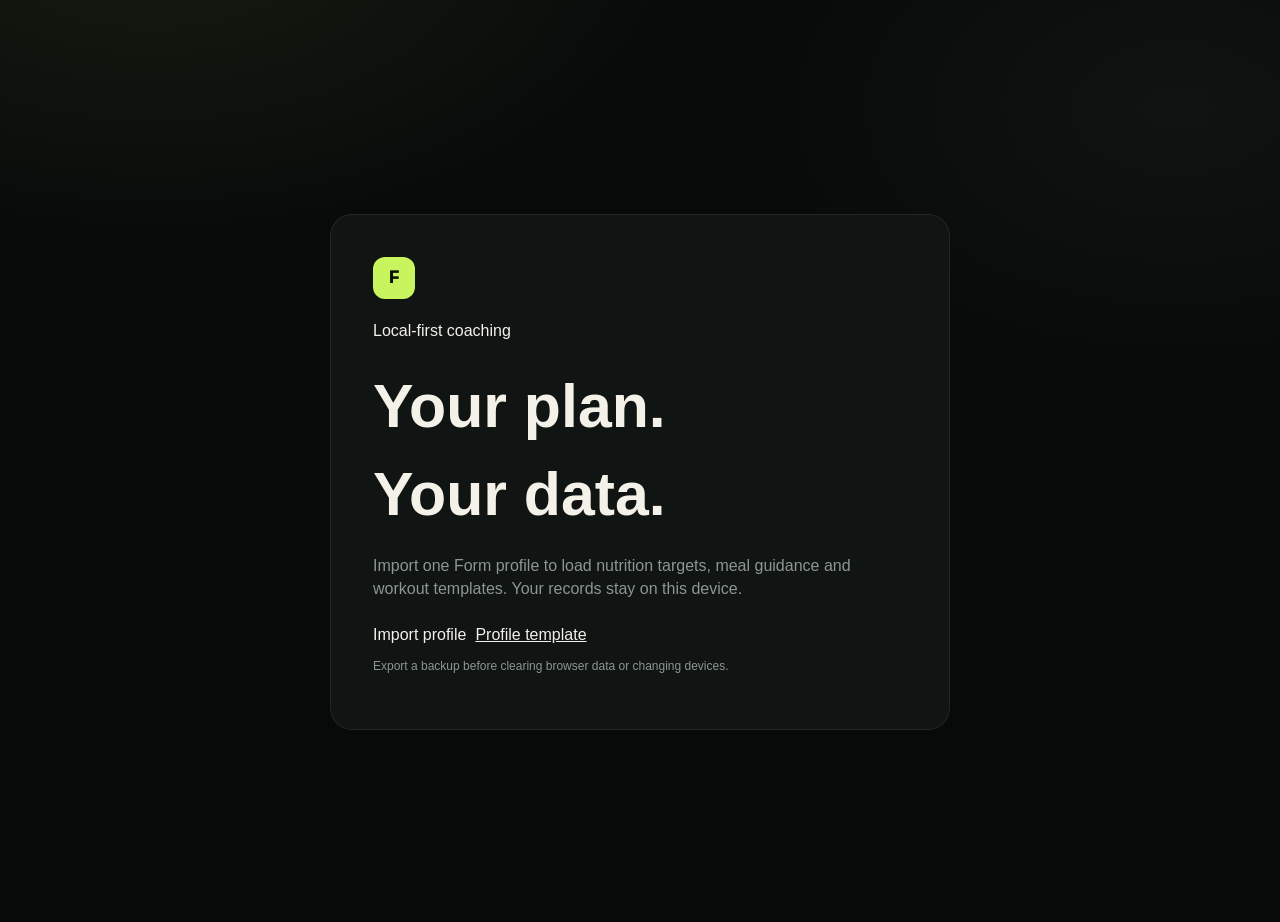
<file: progress.html>
<!doctype html><html lang="en"><head><meta charset="utf-8"><meta name="viewport" content="width=device-width,initial-scale=1,viewport-fit=cover"><meta name="theme-color" content="#080a0a"><title>Progress · Form</title><style>
.progress-head{display:flex;justify-content:space-between;align-items:end;margin-bottom:20px}.progress-head p{margin:0;color:var(--muted)}.period{display:flex;padding:4px;border:1px solid var(--line);border-radius:12px;background:var(--surface-3)}.period button{border:0;background:transparent;color:var(--muted);padding:8px 12px;border-radius:8px;font-weight:800}.period button.active{background:var(--text);color:var(--bg)}.score-grid{display:grid;grid-template-columns:repeat(3,1fr);gap:12px}.score{padding:18px}.score span{display:block;color:var(--muted);font-size:.76rem}.score strong{display:block;font-size:2rem;letter-spacing:-.05em;margin-top:15px;font-variant-numeric:tabular-nums}.score small{display:block;margin-top:3px}.chart-grid{display:grid;grid-template-columns:1fr 1fr;gap:12px;margin-top:12px}.chart-card{padding:18px}.chart-head{display:flex;justify-content:space-between;align-items:baseline;margin-bottom:12px}.chart-head h2{font-size:1rem;margin:0}.chart-head span{font-size:.75rem;color:var(--muted)}.bars{height:160px;display:flex;align-items:end;gap:6px;border-bottom:1px solid var(--line);padding:0 2px}.bar-day{flex:1;min-width:4px;border-radius:5px 5px 0 0;background:var(--line-strong);position:relative}.bar-day.good{background:var(--success)}.bar-day.low{background:var(--amber)}.bar-day.high{background:var(--danger)}.bar-day.none{height:3px!important}.chart-foot{display:flex;justify-content:space-between;color:var(--muted);font-size:.7rem;margin-top:7px}.trend-list{display:grid;gap:8px}.trend-row{display:grid;grid-template-columns:1fr auto;gap:5px 14px;padding:11px 0;border-bottom:1px solid var(--line)}.trend-row:last-child{border:0}.trend-row span{color:var(--muted);font-size:.8rem}.trend-row b{font-variant-numeric:tabular-nums}.empty{color:var(--muted);padding:20px 0;font-size:.84rem}@media(max-width:720px){.score-grid{grid-template-columns:1fr}.score strong{margin-top:7px}.chart-grid{grid-template-columns:1fr}.progress-head{display:block}.period{margin-top:14px;width:max-content}}@media(max-width:390px){.period{width:100%}.period button{flex:1}}
</style><link rel="stylesheet" href="app.css?v=14"></head><body><main class="shell"><header class="progress-head" data-ghost="EVOLVE"><div><div class="eyebrow">Progress</div><h1>Keep showing up.</h1><p>Weekly consistency without streaks or punishment.</p></div><div class="period" id="period"><button data-days="7" class="active">7D</button><button data-days="30">30D</button><button data-days="90">90D</button></div></header><section class="score-grid"><article class="card score"><span>Nutrition days</span><strong id="nutritionScore">0 / 7</strong><small>At least one meal logged</small></article><article class="card score"><span>Training sessions</span><strong id="trainingScore">0</strong><small id="trainingSub">Completed workouts</small></article><article class="card score"><span>Macro adherence</span><strong id="macroScore">—</strong><small>Logged days in range</small></article></section><section class="chart-grid"><article class="card chart-card"><div class="chart-head"><h2>Protein</h2><span id="proteinTarget"></span></div><div class="bars" id="proteinBars"></div><div class="chart-foot"><span id="chartStart"></span><span>Today</span></div></article><article class="card chart-card"><div class="chart-head"><h2>Training rhythm</h2><span>Sessions by day</span></div><div class="bars" id="trainingBars"></div><div class="chart-foot"><span id="trainingStart"></span><span>Today</span></div></article><article class="card chart-card"><div class="chart-head"><h2>Body trend</h2><span>Latest check-ins</span></div><div class="trend-list" id="bodyTrend"></div></article><article class="card chart-card"><div class="chart-head"><h2>Continuity</h2><span>What kept moving</span></div><div class="trend-list" id="continuity"></div></article></section></main><script>
(()=>{'use strict';const KEY='form.tracker.v2',$=s=>document.querySelector(s),all=s=>[...document.querySelectorAll(s)];let state;try{state=JSON.parse(localStorage.getItem(KEY)||'{}')}catch{state={}}if(!state.profile){location.replace('index.html');return}state.nutritionEntries=Array.isArray(state.nutritionEntries)?state.nutritionEntries:[];state.trainingSessions=Array.isArray(state.trainingSessions)?state.trainingSessions:[];state.progressEntries=Array.isArray(state.progressEntries)?state.progressEntries:[];let days=7;const iso=d=>[d.getFullYear(),String(d.getMonth()+1).padStart(2,'0'),String(d.getDate()).padStart(2,'0')].join('-'),fmt=d=>new Date(d+'T12:00:00').toLocaleDateString(undefined,{day:'numeric',month:'short'}),range=()=>{const a=[];for(let i=days-1;i>=0;i--){const d=new Date();d.setDate(d.getDate()-i);a.push(iso(d))}return a};
function status(v,t,logged){if(!logged)return'none';if(t?.min!=null&&v<t.min)return'low';if(t?.max!=null&&v>t.max)return'high';return'good'}function bars(values,max){return values.map(x=>'<i class="bar-day '+x.status+'" style="height:'+Math.max(3,x.value/max*100)+'%" title="'+x.date+': '+x.value+'"></i>').join('')}function render(){const dates=range(),start=dates[0],nutrition=state.nutritionEntries.filter(x=>x.date>=start),training=state.trainingSessions.filter(x=>x.date>=start),targets=state.profile.nutritionPlan?.targets||{},protein=targets.proteinG,loggedDates=new Set(nutrition.filter(x=>(x.meals||[]).length||Number(x.calories)>0).map(x=>x.date));$('#nutritionScore').textContent=loggedDates.size+' / '+days;$('#trainingScore').textContent=training.length;$('#trainingSub').textContent=days===7?'Completed this week':'Completed in '+days+' days';const proteinDays=nutrition.filter(x=>loggedDates.has(x.date)),inRange=proteinDays.filter(x=>status(Number(x.protein)||0,protein,true)==='good').length;$('#macroScore').textContent=proteinDays.length?inRange+' / '+proteinDays.length:'—';$('#proteinTarget').textContent=protein?.min!=null?protein.min+'–'+protein.max+' g':'No target';const pvals=dates.map(date=>{const x=nutrition.find(e=>e.date===date),logged=loggedDates.has(date),value=Number(x?.protein)||0;return{date,value,status:status(value,protein,logged)}}),pmax=Math.max(protein?.max||0,...pvals.map(x=>x.value),1)*1.15;$('#proteinBars').innerHTML=bars(pvals,pmax);const tvals=dates.map(date=>{const value=training.filter(x=>x.date===date).length;return{date,value,status:value?'good':'none'}}),tmax=Math.max(...tvals.map(x=>x.value),1);$('#trainingBars').innerHTML=bars(tvals,tmax);$('#chartStart').textContent=$('#trainingStart').textContent=fmt(start);const checks=[...state.progressEntries].sort((a,b)=>b.date.localeCompare(a.date)).slice(0,6);$('#bodyTrend').innerHTML=checks.length?checks.map(x=>'<div class="trend-row"><span>'+fmt(x.date)+'</span><b>'+[x.weight!=null?x.weight+' kg':'',x.waist!=null?x.waist+' cm':''].filter(Boolean).join(' · ')+'</b></div>').join(''):'<div class="empty">Add check-ins from Today.</div>';const rescue=training.filter(x=>x.variant&&x.variant!=='full').length;$('#continuity').innerHTML='<div class="trend-row"><span>Meals logged</span><b>'+nutrition.reduce((n,x)=>n+(x.meals?.length||0),0)+'</b></div><div class="trend-row"><span>Reduced workouts</span><b>'+rescue+'</b></div><div class="trend-row"><span>Days you returned</span><b>'+loggedDates.size+'</b></div>'}all('[data-days]').forEach(b=>b.onclick=()=>{days=Number(b.dataset.days);all('[data-days]').forEach(x=>x.classList.toggle('active',x===b));render()});render()})();
</script><script src="app-shell.js?v=12"></script></body></html>
</file>
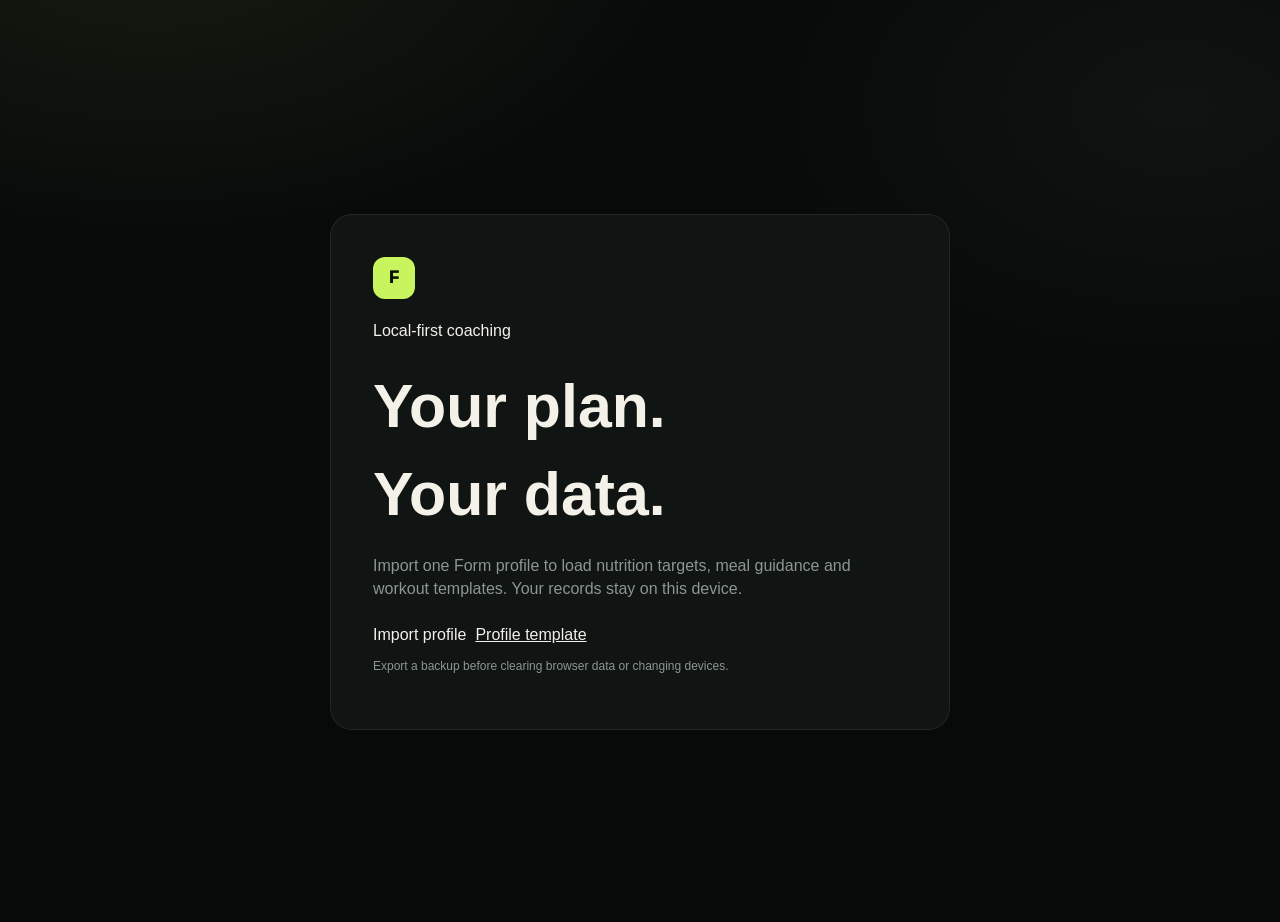
<file: training.html>
<!doctype html><html lang="en"><head><meta charset="utf-8"><meta name="viewport" content="width=device-width,initial-scale=1,viewport-fit=cover"><meta name="theme-color" content="#080a0a"><meta name="apple-mobile-web-app-capable" content="yes"><title>Training · Form</title><style>
.training-head{display:flex;justify-content:space-between;align-items:end;margin-bottom:20px}.training-head p{margin:0;color:var(--muted)}.training-layout{display:grid;grid-template-columns:minmax(0,1.45fr) minmax(300px,.65fr);gap:14px;align-items:start}.training-card{padding:20px}.plan-hero{padding:22px}.plan-top{display:flex;justify-content:space-between;gap:18px;align-items:start}.plan-top h2{font-size:1.25rem;margin:3px 0 6px}.plan-top p{margin:0;color:var(--muted);font-size:.84rem}.week-badge{border:1px solid var(--line);background:var(--surface-3);border-radius:11px;padding:8px 11px;color:var(--muted);font-size:.75rem;white-space:nowrap}.start-controls{display:grid;grid-template-columns:1fr auto;gap:9px;margin-top:20px}.start-controls select{width:100%;padding:12px}.secondary-row{display:flex;justify-content:space-between;gap:10px;margin-top:10px}.text-btn{border:0;background:transparent;color:var(--muted);min-height:40px;padding:7px 0;font-weight:750;font-size:.78rem}.active-workout{display:none}.active-workout.visible{display:block}.active-bar{position:sticky;top:calc(var(--header-h) + 8px);z-index:20;background:#11151af2;border:1px solid var(--line);backdrop-filter:blur(18px);border-radius:14px;padding:12px 14px;margin-bottom:10px;display:flex;justify-content:space-between;align-items:center}.active-bar h2{font-size:1rem;margin:0}.active-bar span{font-size:.75rem;color:var(--muted)}.active-progress{font-variant-numeric:tabular-nums;color:var(--brand)!important;font-weight:850}.exercise-list{display:grid;gap:9px}.work-exercise{border:1px solid var(--line);background:var(--surface);border-radius:14px;overflow:hidden}.work-exercise summary{list-style:none;cursor:pointer;padding:15px;display:flex;justify-content:space-between;gap:12px;align-items:center}.work-exercise summary::-webkit-details-marker{display:none}.exercise-copy b{display:block;font-size:.9rem}.exercise-copy span{font-size:.73rem;color:var(--muted)}.exercise-count{font-size:.72rem;color:var(--muted);white-space:nowrap}.exercise-count.done{color:var(--brand)}.set-area{padding:0 14px 14px}.set-head,.work-set{display:grid;grid-template-columns:28px repeat(3,1fr) 42px;gap:7px;align-items:center}.set-head{font-size:.65rem;color:var(--muted);text-transform:uppercase;letter-spacing:.06em;padding:5px 0}.work-set{margin-top:7px}.work-set>span{color:var(--muted);font-size:.75rem}.work-set input[type=number]{min-width:0;width:100%;padding:9px;text-align:center;font-variant-numeric:tabular-nums}.done-check{width:38px;height:38px;appearance:none;border:1px solid var(--line)!important;background:var(--surface-3)!important;border-radius:10px!important;display:grid;place-items:center;min-height:38px!important}.done-check:checked{background:var(--brand)!important;border-color:var(--brand)!important}.done-check:checked:after{content:"✓";color:#0a0e06;font-weight:950}.typed-set{display:grid;grid-template-columns:28px 1fr 100px 42px;gap:7px;align-items:center;margin-top:7px}.typed-set input{width:100%;padding:9px}.unit-box{min-height:44px;display:grid;place-items:center;border:1px solid var(--line);border-radius:10px;color:var(--muted);font-size:.75rem;background:var(--surface-3)}.add-set{border:0;background:transparent;color:var(--brand);min-height:40px;padding:8px 0;font-weight:800}.finish-rail{position:sticky;bottom:14px;z-index:18;margin-top:12px;background:#171d23ed;border:1px solid var(--line-strong);backdrop-filter:blur(16px);border-radius:14px;padding:10px 12px;display:flex;justify-content:space-between;align-items:center;gap:12px;box-shadow:var(--shadow)}.finish-rail span{font-size:.76rem;color:var(--muted)}.finish-fields{display:none;margin-top:12px;padding:16px;background:var(--surface);border:1px solid var(--line);border-radius:14px}.finish-fields.visible{display:block}.finish-grid{display:grid;grid-template-columns:1fr 1fr;gap:10px}.field{display:grid;gap:6px}.field label{font-size:.74rem;color:var(--muted)}.field input,.field select,.field textarea{width:100%;padding:10px}.field textarea{min-height:78px}.full{grid-column:1/-1}.form-actions{display:flex;gap:8px;margin-top:12px}.history-list{display:grid;gap:8px}.session-card{border:1px solid var(--line);background:var(--surface-3);border-radius:13px;padding:13px}.session-top{display:flex;justify-content:space-between;gap:10px}.session-top b{font-size:.86rem}.session-top time{font-size:.72rem;color:var(--muted)}.session-meta{font-size:.73rem;color:var(--muted);margin-top:4px}.session-actions{display:flex;gap:6px;margin-top:10px}.mini{border:1px solid var(--line);background:var(--surface-2);color:var(--muted);border-radius:9px;padding:7px 10px;min-height:36px}.mini.danger{color:var(--danger)}dialog{width:min(560px,calc(100% - 24px));max-height:85vh;overflow:auto;border:1px solid var(--line);border-radius:18px;background:var(--surface);color:var(--text);padding:20px}dialog::backdrop{background:#000b;backdrop-filter:blur(4px)}.template-row{display:grid;grid-template-columns:1fr 70px 95px 36px;gap:7px;margin-top:8px}.template-row input{width:100%;padding:8px}.dialog-actions{display:flex;gap:8px;flex-wrap:wrap;margin-top:15px}.empty{color:var(--muted);font-size:.84rem;padding:14px 0}.toast{position:fixed;left:50%;bottom:26px;transform:translateX(-50%);z-index:200;background:var(--text);color:var(--bg);padding:10px 14px;border-radius:11px;font-weight:800;font-size:.78rem}.hidden{display:none!important}
@media(max-width:820px){.training-layout{grid-template-columns:1fr}.active-bar{top:calc(var(--header-h) + 6px)}.history-panel{margin-top:6px}}@media(max-width:440px){.training-head{display:block}.plan-top{display:block}.week-badge{display:inline-block;margin-top:10px}.start-controls{grid-template-columns:1fr}.set-head,.work-set{grid-template-columns:22px repeat(3,minmax(0,1fr)) 38px;gap:4px}.work-set input[type=number]{padding:8px 3px}.typed-set{grid-template-columns:22px 1fr 74px 38px}.finish-grid{grid-template-columns:1fr}.full{grid-column:auto}.form-actions{display:grid}.form-actions .btn{width:100%}}
.superset-builder{display:flex;align-items:center;justify-content:space-between;gap:10px;margin:0 0 10px;padding:10px 12px;border:1px solid #c8ff4d55;border-radius:13px;background:#c8ff4d0b}.superset-builder span{font-size:.76rem;color:var(--muted)}.superset-builder strong{color:var(--brand)}.superset-builder>div{display:flex;gap:6px}.exercise-copy{min-width:0}.exercise-copy .best-mark{display:block;color:#aeb8c7;font-size:.69rem;margin-top:3px}.exercise-copy .best-mark.has-best{color:var(--brand)}.exercise-tools{display:flex;align-items:center;gap:7px;padding:0 0 10px;border-bottom:1px solid var(--line);margin-bottom:8px}.exercise-tools .mini{min-height:32px;padding:5px 9px}.superset-ribbon{font-size:.66rem;font-weight:900;letter-spacing:.08em;text-transform:uppercase;color:#0a0e06;background:var(--brand);border-radius:999px;padding:5px 8px}.work-exercise.superset-linked{border-color:#c8ff4d66;box-shadow:inset 3px 0 0 var(--brand)}.select-superset.selected{border-color:var(--brand);color:var(--brand);background:#c8ff4d0b}.set-block+.set-block{margin-top:2px}.set-aux{display:flex;justify-content:space-between;gap:10px;padding:4px 45px 0 28px}.set-aux.typed-aux{padding-right:45px}.drop-toggle,.remove-set{border:0;background:transparent;color:var(--muted);font-size:.68rem;font-weight:800;padding:4px 0}.remove-set{margin-left:auto;color:#ff9c91}.drop-toggle:hover{color:var(--brand)}.remove-set:hover{color:var(--danger)}.drop-toggle:hover{color:var(--brand)}.drop-area{display:grid;gap:5px;margin:2px 45px 7px 28px;padding:7px;border-left:2px solid #d889ff;background:#d889ff08;border-radius:0 9px 9px 0}.drop-set{display:grid;grid-template-columns:30px 1fr 1fr 38px 30px;gap:5px;align-items:center}.drop-set>span{font-size:.66rem;font-weight:900;color:#dba2ff}.drop-set input[type=number]{min-width:0;width:100%;padding:8px 4px;text-align:center}.drop-set .done-check{width:34px;height:34px;min-height:34px!important}.drop-remove{border:0;background:transparent;color:var(--muted);font-size:1rem}.drop-add{border:0;background:transparent;color:#dba2ff;text-align:left;font-size:.68rem;font-weight:800;padding:3px 0}@media(max-width:440px){.superset-builder{align-items:flex-start;flex-direction:column}.set-aux{padding-right:39px;padding-left:22px}.drop-area{margin-right:39px;margin-left:22px}.drop-set{grid-template-columns:25px 1fr 1fr 34px 27px}}
.rescue-start{grid-template-columns:1fr 190px auto}.rescue-start #variantSelect{border-color:var(--line-strong)}@media(max-width:620px){.rescue-start{grid-template-columns:1fr}.rescue-start .btn{width:100%}}</style><link rel="stylesheet" href="app.css?v=14"></head><body><main class="shell"><header class="training-head" data-ghost="TRAIN"><div><div class="eyebrow">Training</div><h1 id="pageTitle">Today’s session.</h1><p id="pageSub">Choose a workout and start logging.</p></div><time class="today-date" id="dateLabel"></time></header>
<div class="training-layout"><div>
<section class="card plan-hero" id="startPanel"><div class="plan-top"><div><span class="eyebrow" id="planEyebrow">Ready when you are</span><h2 id="suggestedName">Choose a workout</h2><p id="suggestedMeta">Templates load exercises and prescribed sets.</p></div><span class="week-badge" id="weekCount">0 sessions this week</span></div><div class="start-controls rescue-start"><select id="templateSelect" aria-label="Workout template"></select><select id="variantSelect" aria-label="Workout version"><option value="full">Full workout</option><option value="short">30-minute version</option><option value="minimum">10-minute minimum</option></select><button class="btn primary" id="startWorkout">Start</button></div><div class="secondary-row"><button class="text-btn" id="newTemplate" type="button">＋ Create template</button><button class="text-btn" id="quickActivity" type="button">Log activity without exercises</button></div></section>
<section class="active-workout" id="activeWorkout"><div class="active-bar"><div><h2 id="activeName">Workout</h2><span id="activeTimer">In progress</span></div><span class="active-progress" id="setProgress">0 / 0 sets</span></div><div class="superset-builder hidden" id="supersetBuilder"><span id="supersetSelectionText">Select two exercises</span><div><button class="mini" id="cancelSuperset" type="button">Cancel</button><button class="mini primary" id="createSuperset" type="button">Create superset</button></div></div><div class="exercise-list" id="exercises"></div><div class="finish-rail"><span id="draftStatus">Draft saved on this device</span><button class="btn primary" id="finishWorkout">Finish workout</button></div><form class="finish-fields" id="finishForm"><div class="finish-grid"><label class="field"><span>Duration · minutes</span><input id="duration" type="number" min="1" max="600" step="1" inputmode="numeric"></label><label class="field"><span>Session RPE · optional</span><input id="intensity" type="number" min="1" max="10" step=".5" inputmode="decimal"></label><label class="field full"><span>Notes · optional</span><textarea id="notes" placeholder="Performance, energy, pain or substitutions"></textarea></label></div><div class="form-actions"><button class="btn primary" type="submit">Save session</button><button class="btn" id="continueWorkout" type="button">Keep logging</button><button class="btn danger" id="discardWorkout" type="button">Discard draft</button></div></form></section>
</div><aside class="card training-card history-panel"><div class="plan-top"><div><span class="eyebrow">History</span><h2 style="margin-top:5px">Recent sessions</h2></div></div><div class="history-list" id="history"></div></aside></div></main>
<dialog id="templateModal"><form id="templateForm"><h2>Create template</h2><label class="field"><span>Name</span><input id="templateName" maxlength="40" required placeholder="Hotel workout"></label><div id="templateExercises"></div><div class="dialog-actions"><button class="btn" id="addTemplateExercise" type="button">＋ Exercise</button><button class="btn primary" type="submit">Save template</button><button class="btn" id="cancelTemplate" type="button">Cancel</button></div><p id="templateError" style="color:var(--danger)"></p></form></dialog>
<script>
(()=>{'use strict';
const KEY='form.tracker.v2',DRAFT='form.training.draft.v1',$=s=>document.querySelector(s),all=s=>[...document.querySelectorAll(s)],today=()=>{const d=new Date();return[d.getFullYear(),String(d.getMonth()+1).padStart(2,'0'),String(d.getDate()).padStart(2,'0')].join('-')},uid=()=>crypto.randomUUID?crypto.randomUUID():Date.now()+'-'+Math.random().toString(36).slice(2),num=v=>v===''?null:Number(v),esc=v=>String(v??'').replace(/[&<>"']/g,c=>({'&':'&amp;','<':'&lt;','>':'&gt;','"':'&quot;',"'":'&#39;'}[c]));
let state;try{state=JSON.parse(localStorage.getItem(KEY)||'{}')}catch{state={}}state.trainingSessions=Array.isArray(state.trainingSessions)?state.trainingSessions:[];state.customTemplates=state.customTemplates&&typeof state.customTemplates==='object'?state.customTemplates:{};
if(!state.profile){location.replace('index.html');return}
const defaults={"Upper A":[["Barbell or machine bench press",3,"5–8"],["Chest-supported row",3,"6–10"],["Incline dumbbell press",3,"8–12"],["Neutral-grip lat pulldown",3,"8–12"],["Cable lateral raise",3,"12–20"],["Cable triceps pressdown",2,"10–15"],["Dumbbell or cable curl",2,"10–15"]],"Upper B":[["Pull-up or lat pulldown",3,"6–10"],["Machine or dumbbell chest press",3,"8–12"],["One-arm cable or machine row",3,"8–12"],["Pec deck or cable fly",2,"10–15"],["Cable lateral raise",3,"12–20"],["Reverse pec deck",2,"12–20"],["Overhead cable triceps extension",2,"10–15"],["Preacher or cable curl",2,"10–15"]],"Lower A":[["V-squat",3,"8–12"],["Romanian deadlift",3,"6–10"],["Seated leg curl",3,"10–15"],["Leg extension",2,"12–15"],["Standing calf raise",3,"8–15"],["Cable crunch",3,"10–15"]],"Lower B":[["Hack squat or leg press",3,"8–12"],["Hip thrust or glute machine",3,"8–12"],["Bulgarian split squat",2,"8–12 / leg"],["Leg extension",2,"12–15"],["Seated leg curl",3,"10–15"],["Seated calf raise",3,"10–15"],["Hanging knee raise or cable crunch",3,"10–15"]]};
const templates={};const imported=state.profile.trainingPlan?.templates||[];if(imported.length)imported.forEach(t=>templates[t.name]=(t.exercises||[]).map(x=>({name:x.name,sets:Number(x.sets)||1,target:x.reps||x.target||'',rir:x.rir||'',metric:x.metric,unit:x.unit})));else Object.entries(defaults).forEach(([name,rows])=>templates[name]=rows.map(x=>({name:x[0],sets:x[1],target:x[2]})));Object.entries(state.customTemplates).forEach(([name,rows])=>templates[name]=rows.map(x=>({...x})));if(templates['Lower A']?.[0]&&/^leg press$/i.test(templates['Lower A'][0].name||''))templates['Lower A'][0].name='V-squat';
let draft=null;try{draft=JSON.parse(localStorage.getItem(DRAFT)||'null')}catch{}
function saveState(){try{localStorage.setItem(KEY,JSON.stringify(state));return true}catch{alert('Could not save. Check browser storage settings.');return false}}
function saveDraft(){if(!draft)return;draft.updatedAt=new Date().toISOString();try{localStorage.setItem(DRAFT,JSON.stringify(draft));$('#draftStatus').textContent='Draft saved'}catch{$('#draftStatus').textContent='Draft could not be saved'}}
function kind(ex){const text=(ex.name+' '+(ex.target||'')).toLowerCase();if(ex.metric)return{metric:ex.metric,unit:ex.unit||ex.metric};if(/breath/.test(text))return{metric:'breaths',unit:'breaths'};if(/walk|bike|cardio|elliptical|minute|\bmin\b/.test(text))return{metric:'duration',unit:'minutes'};if(/stretch|mobility|second|\bsec\b|hold/.test(text))return{metric:'duration',unit:'seconds'};if(/cycle/.test(text))return{metric:'cycles',unit:'cycles'};return{metric:'strength',unit:''}}
function makeDraft(name,activities=false,variant='full'){let source=[...(templates[name]||[])];if(variant==='short')source=source.slice(0,Math.min(4,source.length)).map(x=>({...x,sets:Math.min(2,Number(x.sets)||1)}));if(variant==='minimum')source=source.slice(0,Math.min(2,source.length)).map(x=>({...x,sets:1}));return{id:uid(),date:today(),name,workoutKey:name,variant,startedAt:new Date().toISOString(),notes:'',duration:null,intensity:null,activities,exercises:activities?[]:source.map(ex=>{const type=kind(ex);return{name:ex.name,target:ex.target||'',rirTarget:ex.rir||'',metric:type.metric,unit:type.unit,status:'active',sets:Array.from({length:Number(ex.sets)||1},()=>({id:uid(),weight:null,reps:null,rir:null,value:null,done:false,drops:[]}))}})}}
function scheduled(){const day=new Date().toLocaleDateString('en-US',{weekday:'long'}).toLowerCase(),x=(state.profile.trainingPlan?.weeklySchedule||[]).find(x=>String(x.day||x.weekday||'').toLowerCase()===day);return x?.workout||x?.template||x?.name||''}
function fillOptions(){const select=$('#templateSelect'),names=Object.keys(templates);select.innerHTML=names.map(n=>'<option value="'+esc(n)+'">'+esc(n)+'</option>').join('')+'<option value="Football">Football</option>';const plan=scheduled();if(plan&&[...select.options].some(o=>o.value===plan))select.value=plan;$('#suggestedName').textContent=plan||select.value||'Choose a workout';$('#suggestedMeta').textContent=plan?'Scheduled for today':'Choose any template or quick activity.'}
let supersetSelection=[];
function normalizedName(v){return String(v||'').trim().toLowerCase().replace(/\s+/g,' ')}
function historyBest(name){const target=normalizedName(name),records=[];for(const session of state.trainingSessions){if(draft?.editingId&&String(session.id)===String(draft.editingId))continue;for(const ex of session.exercises||[])if(normalizedName(ex.name)===target)for(const set of ex.sets||[]){if(set.done!==false&&(set.weight!=null||set.reps!=null))records.push({weight:Number(set.weight)||0,reps:Number(set.reps)||0});for(const drop of set.drops||[])if(drop.done!==false&&(drop.weight!=null||drop.reps!=null))records.push({weight:Number(drop.weight)||0,reps:Number(drop.reps)||0})}}if(!records.length)return null;return{load:[...records].sort((x,y)=>y.weight-x.weight||y.reps-x.reps)[0],rep:[...records].sort((x,y)=>y.reps-x.reps||y.weight-x.weight)[0]}}
function bestMarkup(ex){if(ex.metric!=='strength')return'';const best=historyBest(ex.name);if(!best)return'<span class="best-mark">No previous best</span>';const load=best.load.weight?best.load.weight+' kg × '+best.load.reps:best.load.reps+' reps',rep=best.rep.reps+(best.rep.weight?' @ '+best.rep.weight+' kg':'');return'<span class="best-mark has-best">Best load '+esc(load)+' · Rep high '+esc(rep)+'</span>'}
function supersetLabel(id){const ids=[...new Set((draft?.exercises||[]).map(x=>x.supersetId).filter(Boolean))],i=ids.indexOf(id);return'Superset '+String.fromCharCode(65+Math.max(0,i))}
function setCounts(){let total=0,done=0;for(const ex of draft?.exercises||[])for(const set of ex.sets||[]){total++;if(set.done)done++;for(const drop of set.drops||[]){total++;if(drop.done)done++}}return{total,done}}
function renderDrop(drop,index){return'<div class="drop-set" data-drop-row="'+drop.id+'"><span>D'+index+'</span><input class="drop-weight" type="number" min="0" step=".5" inputmode="decimal" placeholder="kg" value="'+(drop.weight??'')+'" aria-label="Drop '+index+' load"><input class="drop-reps" type="number" min="0" step="1" inputmode="numeric" placeholder="reps" value="'+(drop.reps??'')+'" aria-label="Drop '+index+' reps"><input class="done-check drop-done" type="checkbox" '+(drop.done?'checked':'')+' aria-label="Complete drop '+index+'"><button class="drop-remove" type="button" data-drop-remove="'+drop.id+'" aria-label="Remove drop set">×</button></div>'}
function renderSet(set,ex,index){
 const remove='<button class="remove-set" type="button" data-remove-set="'+set.id+'" aria-label="Remove set '+index+'">Remove set</button>';
 if(ex.metric!=='strength')return'<div class="set-block" data-set-block="'+set.id+'"><div class="typed-set" data-set="'+set.id+'"><span>'+index+'</span><input class="value" type="number" min="0" step="1" inputmode="numeric" placeholder="Amount" value="'+(set.value??'')+'" aria-label="Set '+index+' '+esc(ex.unit)+'"><span class="unit-box">'+esc(ex.unit)+'</span><input class="done-check" type="checkbox" '+(set.done?'checked':'')+' aria-label="Complete set '+index+'"></div><div class="set-aux typed-aux">'+remove+'</div></div>';
 const drops=set.drops||[];
 return'<div class="set-block" data-set-block="'+set.id+'"><div class="work-set" data-set="'+set.id+'"><span>'+index+'</span><input class="weight" type="number" min="0" step=".5" inputmode="decimal" placeholder="kg" value="'+(set.weight??'')+'" aria-label="Set '+index+' load"><input class="reps" type="number" min="0" step="1" inputmode="numeric" placeholder="reps" value="'+(set.reps??'')+'" aria-label="Set '+index+' reps"><input class="rir" type="number" min="0" max="10" step="1" inputmode="numeric" placeholder="RIR" value="'+(set.rir??'')+'" aria-label="Set '+index+' RIR"><input class="done-check" type="checkbox" '+(set.done?'checked':'')+' aria-label="Complete set '+index+'"></div><div class="set-aux"><button class="drop-toggle" type="button" data-drop-add="'+set.id+'">'+(drops.length?'＋ Add another drop':'＋ Add drop set')+'</button>'+remove+'</div>'+(drops.length?'<div class="drop-area">'+drops.map((d,i)=>renderDrop(d,i+1)).join('')+'</div>':'')+'</div>'
}
function renderSupersetBuilder(){const box=$('#supersetBuilder'),names=supersetSelection.map(i=>draft?.exercises[i]?.name).filter(Boolean);box.classList.toggle('hidden',!names.length);$('#supersetSelectionText').innerHTML=names.length?'<strong>'+names.length+'/2 selected</strong> · '+names.map(esc).join(' + '):'Select two exercises';$('#createSuperset').disabled=names.length!==2}
function renderActive(){if(!draft){$('#startPanel').classList.remove('hidden');$('#activeWorkout').classList.remove('visible');supersetSelection=[];return}$('#startPanel').classList.add('hidden');$('#activeWorkout').classList.add('visible');$('#activeName').textContent=draft.name;const counts=setCounts();$('#setProgress').textContent=counts.done+' / '+counts.total+' sets';updateElapsed();$('#exercises').innerHTML=draft.activities?'<div class="card training-card"><p class="sub">Log duration and effort when you finish.</p></div>':draft.exercises.map((ex,i)=>{const complete=ex.sets.length>0&&ex.sets.every(set=>set.done&&(set.drops||[]).every(d=>d.done)),linked=!!ex.supersetId,selected=supersetSelection.includes(i);return'<details class="work-exercise '+(linked?'superset-linked':'')+'" data-ex="'+i+'" '+(i===0||selected?'open':'')+'><summary><div class="exercise-copy"><b>'+esc(ex.name)+'</b><span>'+esc(ex.target||ex.unit)+(ex.rirTarget?' · '+esc(ex.rirTarget):'')+'</span>'+bestMarkup(ex)+'</div><span class="exercise-count '+(complete?'done':'')+'">'+ex.sets.filter(set=>set.done).length+'/'+ex.sets.length+'</span></summary><div class="set-area"><div class="exercise-tools">'+(linked?'<span class="superset-ribbon">'+supersetLabel(ex.supersetId)+'</span><button class="mini" type="button" data-unlink-superset="'+esc(ex.supersetId)+'">Unlink</button>':'<button class="mini select-superset '+(selected?'selected':'')+'" type="button" data-select-superset="'+i+'">'+(selected?'Selected ✓':'Select for superset')+'</button>')+'</div>'+(ex.metric==='strength'?'<div class="set-head"><span>Set</span><span>Load</span><span>Reps</span><span>RIR</span><span>Done</span></div>':'')+ex.sets.map((set,j)=>renderSet(set,ex,j+1)).join('')+'<button class="add-set" type="button" data-add-set="'+i+'">＋ Add set</button></div></details>'}).join('');bindActive();renderSupersetBuilder()}
function bindActive(){all('[data-set]').forEach(row=>row.oninput=()=>{const i=Number(row.closest('[data-ex]')?.dataset.ex),set=draft.exercises[i]?.sets.find(x=>x.id===row.dataset.set);if(!set)return;if(row.querySelector('.weight')){set.weight=num(row.querySelector('.weight').value);set.reps=num(row.querySelector('.reps').value);set.rir=num(row.querySelector('.rir').value)}else set.value=num(row.querySelector('.value').value);set.done=row.querySelector('.done-check').checked;saveDraft();renderProgress()});all('[data-add-set]').forEach(btn=>btn.onclick=()=>{draft.exercises[Number(btn.dataset.addSet)].sets.push({id:uid(),weight:null,reps:null,rir:null,value:null,done:false,drops:[]});saveDraft();renderActive()});all('[data-remove-set]').forEach(btn=>btn.onclick=()=>{const i=Number(btn.closest('[data-ex]').dataset.ex),before=draft.exercises[i].sets.length;draft.exercises[i].sets=draft.exercises[i].sets.filter(set=>set.id!==btn.dataset.removeSet);if(draft.exercises[i].sets.length===before)return;saveDraft();renderActive();toast('Set removed from this workout')});all('[data-drop-add]').forEach(btn=>btn.onclick=()=>{const i=Number(btn.closest('[data-ex]').dataset.ex),set=draft.exercises[i].sets.find(x=>x.id===btn.dataset.dropAdd);set.drops=Array.isArray(set.drops)?set.drops:[];set.drops.push({id:uid(),weight:null,reps:null,done:false});saveDraft();renderActive()});all('[data-drop-row]').forEach(row=>row.oninput=()=>{const i=Number(row.closest('[data-ex]').dataset.ex),setId=row.closest('[data-set-block]').dataset.setBlock,set=draft.exercises[i].sets.find(x=>x.id===setId),drop=(set.drops||[]).find(x=>x.id===row.dataset.dropRow);if(!drop)return;drop.weight=num(row.querySelector('.drop-weight').value);drop.reps=num(row.querySelector('.drop-reps').value);drop.done=row.querySelector('.drop-done').checked;saveDraft();renderProgress()});all('[data-drop-remove]').forEach(btn=>btn.onclick=()=>{const i=Number(btn.closest('[data-ex]').dataset.ex),setId=btn.closest('[data-set-block]').dataset.setBlock,set=draft.exercises[i].sets.find(x=>x.id===setId);set.drops=(set.drops||[]).filter(x=>x.id!==btn.dataset.dropRemove);saveDraft();renderActive()});all('[data-select-superset]').forEach(btn=>btn.onclick=()=>{const i=Number(btn.dataset.selectSuperset);supersetSelection=supersetSelection.includes(i)?supersetSelection.filter(x=>x!==i):[...supersetSelection,i].slice(-2);renderActive()});all('[data-unlink-superset]').forEach(btn=>btn.onclick=()=>{const id=btn.dataset.unlinkSuperset;draft.exercises.forEach(ex=>{if(String(ex.supersetId)===id)delete ex.supersetId});saveDraft();renderActive()})}
function renderProgress(){const counts=setCounts();$('#setProgress').textContent=counts.done+' / '+counts.total+' sets'}
$('#createSuperset').onclick=()=>{if(supersetSelection.length!==2)return;const id=uid();supersetSelection.forEach(i=>draft.exercises[i].supersetId=id);supersetSelection=[];saveDraft();renderActive();toast('Superset created')};$('#cancelSuperset').onclick=()=>{supersetSelection=[];renderActive()};
function updateElapsed(){if(!draft)return;const seconds=Math.max(0,Math.floor((Date.now()-new Date(draft.startedAt))/1000)),h=Math.floor(seconds/3600),m=Math.floor(seconds%3600/60),sec=seconds%60;$('#activeTimer').textContent=(h?String(h).padStart(2,'0')+':':'')+String(m).padStart(2,'0')+':'+String(sec).padStart(2,'0')+' elapsed'}
setInterval(()=>{if(draft&&$('#activeWorkout').classList.contains('visible'))updateElapsed()},1000);
function start(name,activities=false,variant='full'){if(draft&&!confirm('Replace the saved workout draft?'))return;draft=makeDraft(name,activities,variant);saveDraft();renderActive()}
function renderHistory(){const sessions=[...state.trainingSessions].sort((a,b)=>(b.date+(b.completedAt||'')).localeCompare(a.date+(a.completedAt||''))).slice(0,12);$('#history').innerHTML=sessions.length?sessions.map(s=>{const done=(s.exercises||[]).reduce((n,e)=>n+(e.sets||[]).filter(x=>x.done!==false).length,0);return '<article class="session-card"><div class="session-top"><b>'+esc(s.name||'Training')+'</b><time>'+esc(s.date)+'</time></div><div class="session-meta">'+done+' sets'+(s.duration?' · '+s.duration+' min':'')+(s.intensity?' · RPE '+s.intensity:'')+'</div><div class="session-actions"><button class="mini edit" data-id="'+esc(s.id)+'">Edit</button><button class="mini duplicate" data-id="'+esc(s.id)+'">Repeat</button><button class="mini danger delete" data-id="'+esc(s.id)+'">Delete</button></div></article>'}).join(''):'<div class="empty">Your completed sessions will appear here.</div>';all('.edit').forEach(b=>b.onclick=()=>{const s=state.trainingSessions.find(x=>String(x.id)===b.dataset.id);if(!s)return;if(draft&&!confirm('Replace the saved workout draft?'))return;draft=JSON.parse(JSON.stringify(s));draft.editingId=s.id;draft.id=uid();draft.startedAt=new Date().toISOString();draft.exercises=(draft.exercises||[]).map(e=>({...e,metric:e.metric||kind(e).metric,unit:e.unit||kind(e).unit,sets:(e.sets||[]).map(x=>({...x,id:x.id||uid(),done:x.done!==false,drops:(x.drops||[]).map(d=>({...d,id:d.id||uid(),done:d.done!==false}))}))}));saveDraft();renderActive()});all('.duplicate').forEach(b=>b.onclick=()=>{const s=state.trainingSessions.find(x=>String(x.id)===b.dataset.id);if(s)start(s.workoutKey||s.name,false,s.variant||'full')});all('.delete').forEach(b=>b.onclick=()=>{if(confirm('Delete this session?')){state.trainingSessions=state.trainingSessions.filter(x=>String(x.id)!==b.dataset.id);saveState();renderHistory();renderHeader()}})}
function renderHeader(){const now=new Date();$('#dateLabel').textContent=now.toLocaleDateString(undefined,{weekday:'long',day:'numeric',month:'long'});const cut=new Date();cut.setDate(cut.getDate()-6);const start=todayFrom(cut),count=state.trainingSessions.filter(x=>x.date>=start&&x.date<=today()).length;$('#weekCount').textContent=count+' session'+(count===1?'':'s')+' this week'}
function todayFrom(d){return[d.getFullYear(),String(d.getMonth()+1).padStart(2,'0'),String(d.getDate()).padStart(2,'0')].join('-')}
$('#startWorkout').onclick=()=>start($('#templateSelect').value,$('#templateSelect').value==='Football',$('#variantSelect').value);$('#quickActivity').onclick=()=>start('Activity',true);$('#templateSelect').onchange=e=>{$('#suggestedName').textContent=e.target.value};
$('#finishWorkout').onclick=()=>{const elapsed=Math.max(1,Math.round((Date.now()-new Date(draft.startedAt))/60000));$('#duration').value=draft.duration||elapsed;$('#intensity').value=draft.intensity||'';$('#notes').value=draft.notes||'';$('#finishForm').classList.add('visible');$('#finishForm').scrollIntoView({behavior:'smooth',block:'center'})};$('#continueWorkout').onclick=()=>$('#finishForm').classList.remove('visible');
$('#finishForm').onsubmit=e=>{e.preventDefault();const duration=num($('#duration').value),intensity=num($('#intensity').value);if(duration==null||duration<1||intensity!=null&&(intensity<1||intensity>10)){alert('Enter a valid duration. Session RPE can be left blank.');return}draft.duration=duration;draft.elapsedSeconds=Math.max(1,Math.round((Date.now()-new Date(draft.startedAt))/1000));draft.intensity=intensity;draft.notes=$('#notes').value.trim();draft.completedAt=new Date().toISOString();if(draft.editingId)state.trainingSessions=state.trainingSessions.filter(x=>String(x.id)!==String(draft.editingId));delete draft.editingId;state.trainingSessions.push(draft);if(saveState()){localStorage.removeItem(DRAFT);draft=null;$('#finishForm').classList.remove('visible');renderActive();renderHistory();renderHeader();toast('Workout saved')}};
$('#discardWorkout').onclick=()=>{if(confirm('Discard this workout draft?')){draft=null;localStorage.removeItem(DRAFT);$('#finishForm').classList.remove('visible');renderActive()}};
function addTemplateRow(){const row=document.createElement('div');row.className='template-row';row.innerHTML='<input class="tpl-name" placeholder="Exercise" required><input class="tpl-sets" type="number" min="1" max="10" value="3" required><input class="tpl-target" placeholder="8–12"><button class="mini danger" type="button">×</button>';row.querySelector('button').onclick=()=>row.remove();$('#templateExercises').append(row)}
$('#newTemplate').onclick=()=>{$('#templateForm').reset();$('#templateExercises').innerHTML='';$('#templateError').textContent='';addTemplateRow();$('#templateModal').showModal()};$('#addTemplateExercise').onclick=addTemplateRow;$('#cancelTemplate').onclick=()=>$('#templateModal').close();$('#templateForm').onsubmit=e=>{e.preventDefault();const name=$('#templateName').value.trim(),rows=all('.template-row').map(r=>({name:r.querySelector('.tpl-name').value.trim(),sets:Number(r.querySelector('.tpl-sets').value),target:r.querySelector('.tpl-target').value.trim()}));if(!name||!rows.length||rows.some(x=>!x.name||!Number.isInteger(x.sets)||x.sets<1)){return $('#templateError').textContent='Complete the template name and exercises.'}if(Object.keys(templates).some(x=>x.toLowerCase()===name.toLowerCase()))return $('#templateError').textContent='That template name already exists.';state.customTemplates[name]=rows;templates[name]=rows;if(saveState()){$('#templateModal').close();fillOptions();$('#templateSelect').value=name}};
function toast(msg){const n=document.createElement('div');n.className='toast';n.textContent=msg;document.body.append(n);setTimeout(()=>n.remove(),1800)}
fillOptions();renderHeader();renderActive();renderHistory();
})();
</script><script src="app-shell.js?v=12"></script></body></html>
</file>
<file: app.css>
:root{color-scheme:dark;--bg:#090b0e;--surface:#11151a;--surface-2:#161b22;--surface-3:#0d1116;--line:#252c34;--line-strong:#343e49;--text:#f4f6f8;--muted:#8e99a6;--brand:#c8ff4d;--brand-soft:#c8ff4d14;--blue:#78a8ff;--violet:#b39aff;--amber:#ffbd66;--danger:#ff7d75;--success:#80e2a2;--shadow:0 18px 55px #0005;--header-h:72px;--radius:16px;--radius-sm:12px}*{box-sizing:border-box}html{background:var(--bg);color:var(--text);font-family:Inter,-apple-system,BlinkMacSystemFont,"Segoe UI",sans-serif}body{margin:0;min-height:100vh;background:var(--bg);color:var(--text);font-size:16px;line-height:1.45}button,input,select,textarea{font:inherit}button,a{touch-action:manipulation}a{color:inherit}.has-app-shell .shell{width:min(1180px,100%);margin:0 auto;padding:calc(var(--header-h) + 28px) 24px 96px}.app-header{position:fixed;inset:0 0 auto;z-index:100;height:var(--header-h);background:#090b0ee8;border-bottom:1px solid #20262d;backdrop-filter:blur(18px);-webkit-backdrop-filter:blur(18px)}.app-header-inner{height:100%;width:min(1228px,100%);margin:auto;padding:0 24px;display:grid;grid-template-columns:1fr auto 1fr;align-items:center}.app-wordmark{display:flex;align-items:center;gap:9px;text-decoration:none;font-size:.84rem;font-weight:900;letter-spacing:.18em}.app-wordmark>span{width:30px;height:30px;border-radius:9px;display:grid;place-items:center;background:var(--brand);color:#0a0e06;letter-spacing:0;font-size:.78rem}.app-nav{display:flex;align-items:center;gap:4px;padding:4px;border:1px solid var(--line);border-radius:13px;background:#0d1116}.app-nav a{min-height:38px;padding:8px 13px;border-radius:9px;display:flex;align-items:center;gap:7px;color:var(--muted);text-decoration:none;font-size:.82rem;font-weight:750}.app-nav svg,.app-mobile-nav svg{width:17px;height:17px;fill:none;stroke:currentColor;stroke-width:1.8;stroke-linecap:round;stroke-linejoin:round}.app-nav a.active{color:#0c1009;background:var(--brand)}.profile-chip{justify-self:end;display:flex;align-items:center;gap:8px;text-decoration:none;color:var(--muted);font-size:.8rem}.profile-chip>span{width:32px;height:32px;display:grid;place-items:center;border-radius:50%;background:var(--surface-2);border:1px solid var(--line-strong);color:var(--text);font-weight:850}.profile-chip b{color:var(--text)}.app-mobile-nav{display:none}.has-app-shell .top{display:none!important}.has-app-shell header:not(.app-header){margin:0 0 24px!important}.has-app-shell h1{font-size:clamp(2rem,5vw,3.25rem)!important;line-height:1.02!important;letter-spacing:-.055em!important;margin:6px 0 8px!important}.has-app-shell h2{letter-spacing:-.025em}.has-app-shell .eyebrow{color:var(--brand)!important;font-size:.72rem!important;font-weight:850!important;letter-spacing:.12em!important;text-transform:uppercase}.has-app-shell .card,.has-app-shell .panel{background:var(--surface)!important;border:1px solid var(--line)!important;border-radius:var(--radius)!important;box-shadow:none!important}.has-app-shell .btn{min-height:44px;border-radius:11px!important;font-weight:800!important}.has-app-shell .btn.primary{background:var(--brand)!important;border-color:var(--brand)!important;color:#0a0e06!important}.has-app-shell input,.has-app-shell select,.has-app-shell textarea,.has-app-shell .control{min-height:44px;border-radius:10px!important;background:var(--surface-3)!important;border:1px solid var(--line)!important;color:var(--text)!important}.has-app-shell input:focus,.has-app-shell select:focus,.has-app-shell textarea:focus,.has-app-shell button:focus-visible,.has-app-shell a:focus-visible{outline:2px solid var(--brand)!important;outline-offset:2px!important}.has-app-shell .sub,.has-app-shell .hint,.has-app-shell small{color:var(--muted)}.has-app-shell .tabs{top:calc(var(--header-h) + 10px)!important;background:#0d1116eb!important;border:1px solid var(--line)!important;backdrop-filter:blur(16px);box-shadow:none!important}.has-app-shell .tab.active{background:var(--text)!important;color:var(--bg)!important}.has-app-shell .toast{bottom:24px!important}.page-food .home{display:none}.page-train .layout{align-items:start}.page-training .panel{padding:18px!important}.page-training .template-box{background:var(--surface-3)!important;border-color:var(--line)!important}.page-training .exercise{background:var(--surface-3)!important;border-color:var(--line)!important}.page-training .new-template{min-height:44px}.page-training .set input{min-height:44px}.page-training .session{background:var(--surface-3)!important}.setup-mode .app-header,.setup-mode .app-mobile-nav{display:none}.setup-mode .shell{padding-top:22px}
@media(max-width:760px){:root{--header-h:58px}.app-header-inner{padding:0 16px;grid-template-columns:1fr auto}.app-nav{display:none}.profile-chip b{display:none}.app-mobile-nav{position:fixed;z-index:110;left:12px;right:12px;bottom:calc(10px + env(safe-area-inset-bottom));display:grid;grid-template-columns:repeat(4,1fr);padding:5px;background:#11151af2;border:1px solid var(--line);border-radius:16px;box-shadow:0 18px 50px #000a;backdrop-filter:blur(18px);-webkit-backdrop-filter:blur(18px)}.app-mobile-nav a{min-height:49px;display:flex;flex-direction:column;justify-content:center;align-items:center;gap:3px;color:var(--muted);text-decoration:none;font-size:.68rem;font-weight:750;border-radius:11px}.app-mobile-nav a.active{background:var(--surface-2);color:var(--brand)}.app-mobile-nav svg{width:19px;height:19px}.has-app-shell .shell{padding:calc(var(--header-h) + 20px) 14px calc(94px + env(safe-area-inset-bottom))}.has-app-shell .toast{bottom:calc(88px + env(safe-area-inset-bottom))!important}.has-app-shell .tabs{top:calc(var(--header-h) + 6px)!important}.page-training .layout{grid-template-columns:1fr!important}.page-training .set{grid-template-columns:24px repeat(3,minmax(0,1fr)) 34px!important;gap:5px!important}}
@media(max-width:380px){.page-training .set{grid-template-columns:22px repeat(3,minmax(0,1fr)) 30px!important}.page-training .set input{padding:8px 4px!important;text-align:center}.profile-chip>span{width:30px;height:30px}}

.has-app-shell button,.has-app-shell .btn,.has-app-shell .food,.has-app-shell [data-food],.has-app-shell .app-mobile-nav a{position:relative;overflow:hidden}
.tap-wave{position:absolute;z-index:4;width:12px;height:12px;border-radius:50%;pointer-events:none;background:rgba(255,255,255,.26);transform:translate(-50%,-50%) scale(0);animation:tap-wave 520ms var(--ease) forwards}
@keyframes tap-wave{to{opacity:0;transform:translate(-50%,-50%) scale(12)}}
@media(prefers-reduced-motion:reduce){*,*:before,*:after{scroll-behavior:auto!important;transition:none!important;animation:none!important}}

/* Precision Physique · premium visual and motion layer */
:root{
 --bg:#080a0a;--surface:#101413;--surface-2:#161b19;--surface-3:#0b0e0d;
 --line:rgba(255,255,255,.075);--line-strong:rgba(255,255,255,.14);
 --text:#f3f1e8;--muted:#8d9691;--brand:#c8f45d;--brand-soft:rgba(200,244,93,.09);
 --amber:#ffb45b;--danger:#ff7d75;--success:#80e2a2;
 --shadow:0 24px 80px rgba(0,0,0,.42);
 --ease:cubic-bezier(.2,.8,.2,1);--ease-spring:cubic-bezier(.16,1,.3,1);
 --motion-fast:120ms;--motion-ui:180ms;--motion-panel:260ms;--motion-page:360ms;
 --radius:20px;--radius-sm:13px;
}
@view-transition{navigation:auto}
::view-transition-old(root){animation:page-out 160ms cubic-bezier(.4,0,1,1) both}
::view-transition-new(root){animation:page-in 320ms var(--ease) both}
@keyframes page-in{from{opacity:0;transform:translateY(10px)}to{opacity:1;transform:none}}
@keyframes page-out{to{opacity:0;transform:translateY(-6px)}}
@keyframes reveal-weighted{from{opacity:0;transform:translateY(14px) scale(.985)}to{opacity:1;transform:none}}
@keyframes soft-pulse{0%,100%{box-shadow:0 0 0 0 rgba(200,244,93,0)}50%{box-shadow:0 0 0 8px rgba(200,244,93,.07)}}
@keyframes toast-rise{from{opacity:0;transform:translate(-50%,10px) scale(.97)}to{opacity:1;transform:translate(-50%,0) scale(1)}}
@keyframes sheet-in{from{opacity:0;transform:translateY(18px) scale(.975)}to{opacity:1;transform:none}}
@keyframes shimmer{0%{transform:translateX(-120%)}100%{transform:translateX(260%)}}
html{background:var(--bg);scroll-behavior:smooth}
body{
 background:
  radial-gradient(900px 520px at 12% -8%,rgba(200,244,93,.075),transparent 62%),
  radial-gradient(700px 440px at 92% 12%,rgba(105,137,120,.07),transparent 64%),
  var(--bg);
 background-attachment:fixed;
}
body:before{
 content:"";position:fixed;inset:0;pointer-events:none;z-index:-1;opacity:.12;
 background-image:linear-gradient(rgba(255,255,255,.018) 1px,transparent 1px),linear-gradient(90deg,rgba(255,255,255,.018) 1px,transparent 1px);
 background-size:44px 44px;mask-image:linear-gradient(to bottom,#000,transparent 72%);
}
.has-app-shell .shell{width:min(1220px,100%);padding-top:calc(var(--header-h) + 38px)}
.app-header{background:rgba(8,10,10,.72);border-color:var(--line);box-shadow:0 1px 0 rgba(255,255,255,.025)}
.app-header-inner{width:min(1270px,100%)}
.app-wordmark{font-size:.78rem;letter-spacing:.24em}
.app-wordmark>span{
 position:relative;overflow:hidden;width:34px;height:34px;border-radius:11px;
 box-shadow:0 0 0 1px rgba(200,244,93,.3),0 8px 24px rgba(200,244,93,.12);
 transition:transform var(--motion-panel) var(--ease-spring),box-shadow var(--motion-panel) var(--ease);
}
.app-wordmark:hover>span{transform:rotate(-5deg) scale(1.06);box-shadow:0 0 0 1px rgba(200,244,93,.45),0 12px 32px rgba(200,244,93,.2)}
.app-nav{position:relative;padding:5px;border-color:var(--line);border-radius:15px;background:rgba(13,17,15,.8);box-shadow:inset 0 1px rgba(255,255,255,.025)}
.app-nav a{position:relative;z-index:1;min-height:40px;border-radius:11px;transition:color var(--motion-ui) var(--ease),transform var(--motion-ui) var(--ease)}
.app-nav a:hover{color:var(--text);transform:translateY(-1px)}
.app-nav a.active{background:var(--brand);box-shadow:0 6px 22px rgba(200,244,93,.14);color:#0b0f08}
.app-nav a.active svg{transform:translateY(-1px)}
.profile-chip>span{background:linear-gradient(145deg,var(--surface-2),var(--surface));box-shadow:inset 0 1px rgba(255,255,255,.06)}
.has-app-shell h1{
 max-width:18ch;text-wrap:balance;font-weight:820!important;
 background:linear-gradient(110deg,var(--text) 0%,var(--text) 65%,#a7afa9 100%);
 -webkit-background-clip:text;background-clip:text;color:transparent;
}
.has-app-shell h2{font-weight:780}
.has-app-shell .card,.has-app-shell .panel{
 position:relative;overflow:hidden;
 background:linear-gradient(145deg,rgba(18,23,21,.98),rgba(13,17,16,.98))!important;
 border-color:var(--line)!important;
 box-shadow:inset 0 1px rgba(255,255,255,.035),0 18px 50px rgba(0,0,0,.16)!important;
 transition:transform var(--motion-panel) var(--ease),border-color var(--motion-panel) var(--ease),box-shadow var(--motion-panel) var(--ease);
}
@media(hover:hover){
 .has-app-shell .card:hover,.has-app-shell .panel:hover{transform:translateY(-3px);border-color:rgba(200,244,93,.18)!important;box-shadow:inset 0 1px rgba(255,255,255,.045),0 24px 65px rgba(0,0,0,.3)!important}
}
.has-app-shell .card:before,.has-app-shell .panel:before{
 content:"";position:absolute;inset:0;pointer-events:none;
 background:linear-gradient(115deg,rgba(255,255,255,.025),transparent 28%);opacity:.8;
}
.has-app-shell button,.has-app-shell .btn,.has-app-shell a{transition:transform var(--motion-fast) var(--ease),filter var(--motion-ui) var(--ease),background-color var(--motion-ui) var(--ease),border-color var(--motion-ui) var(--ease),color var(--motion-ui) var(--ease)}
.has-app-shell button:active,.has-app-shell .btn:active,.has-app-shell a:active{transform:scale(.975)}
.has-app-shell .btn.primary{box-shadow:0 8px 28px rgba(200,244,93,.12)}
.has-app-shell .btn.primary:hover{filter:brightness(1.06)}
.has-app-shell input,.has-app-shell select,.has-app-shell textarea,.has-app-shell .control{transition:border-color var(--motion-ui),box-shadow var(--motion-ui),background-color var(--motion-ui)!important}
.has-app-shell input:focus,.has-app-shell select:focus,.has-app-shell textarea:focus{border-color:rgba(200,244,93,.6)!important;box-shadow:0 0 0 4px rgba(200,244,93,.08)!important}
.has-app-shell .eyebrow{font-size:.68rem!important;letter-spacing:.16em!important}
.has-app-shell [data-motion-item]{opacity:0}
.has-app-shell.motion-ready [data-motion-item]{animation:reveal-weighted var(--motion-page) var(--ease-spring) both;animation-delay:var(--motion-delay,0ms)}
.has-app-shell .macro-fill,.has-app-shell .fill,.has-app-shell .bar i,.has-app-shell .progress i{transform-origin:left;transition:width 600ms var(--ease),transform 600ms var(--ease)}
.has-app-shell .macro-fill:after,.has-app-shell .fill:after,.has-app-shell .bar i:after{
 content:"";position:absolute;inset:0;width:34%;background:linear-gradient(90deg,transparent,rgba(255,255,255,.24),transparent);transform:translateX(-120%);
}
.has-app-shell.just-saved .macro-fill:after,.has-app-shell.just-saved .fill:after{animation:shimmer 700ms var(--ease)}
.has-app-shell dialog{border:1px solid var(--line-strong)!important;box-shadow:0 40px 120px rgba(0,0,0,.72)!important}
.has-app-shell dialog[open]{animation:sheet-in 280ms var(--ease-spring)}
.has-app-shell dialog::backdrop{background:rgba(0,0,0,.66);backdrop-filter:blur(7px);animation:page-in 180ms var(--ease)}
.has-app-shell .toast.show{animation:toast-rise 220ms var(--ease-spring)}
.has-app-shell .exercise,.has-app-shell .ingredient,.has-app-shell .food,.has-app-shell .session,.has-app-shell .meal-row{transition:transform var(--motion-ui) var(--ease),opacity var(--motion-ui) var(--ease),border-color var(--motion-ui) var(--ease),background-color var(--motion-ui) var(--ease)}
.has-app-shell .exercise:hover,.has-app-shell .ingredient:hover,.has-app-shell .food:hover{border-color:rgba(200,244,93,.22)!important}
.has-app-shell [draggable=true]:active{transform:scale(1.025) rotate(1deg);cursor:grabbing}
.has-app-shell .drop.drag,.has-app-shell .dropzone.drag,.has-app-shell .selected-list.drag{border-color:var(--brand)!important;background:var(--brand-soft)!important;transform:scale(1.008)}
.has-app-shell .daily-spark{
 background:linear-gradient(100deg,rgba(200,244,93,.11),rgba(200,244,93,.025) 48%,transparent)!important;
 border-color:rgba(200,244,93,.16)!important;box-shadow:inset 3px 0 var(--brand)!important;
}
.has-app-shell .energy-readout strong,.has-app-shell .summary-value,.has-app-shell .metric strong,.has-app-shell .stat strong,.has-app-shell .target strong{
 font-variant-numeric:tabular-nums;font-stretch:condensed;letter-spacing:-.045em;
}
.has-app-shell .summary-title a,.has-app-shell .panel-head a{position:relative}
.has-app-shell .summary-title a:after,.has-app-shell .panel-head a:after{content:"";position:absolute;left:0;right:100%;bottom:-3px;height:1px;background:var(--brand);transition:right var(--motion-panel) var(--ease)}
.has-app-shell .summary-title a:hover:after,.has-app-shell .panel-head a:hover:after{right:0}
.has-app-shell details>summary{transition:background-color var(--motion-ui) var(--ease)}
.has-app-shell details>summary:hover{background:rgba(255,255,255,.018)}
.has-app-shell details[open]>summary{color:var(--brand)}
.has-app-shell canvas{filter:saturate(.9) contrast(1.04)}
@media(max-width:760px){
 body{background-attachment:scroll}
 .has-app-shell .shell{padding-left:16px;padding-right:16px}
 .app-header{border-bottom-color:transparent;background:linear-gradient(to bottom,rgba(8,10,10,.94),rgba(8,10,10,.7))}
 .app-mobile-nav{
  left:14px;right:14px;bottom:calc(12px + env(safe-area-inset-bottom));padding:6px;
  background:rgba(15,19,18,.84);border-color:rgba(255,255,255,.1);border-radius:22px;
  box-shadow:0 18px 60px rgba(0,0,0,.62),inset 0 1px rgba(255,255,255,.055);
 }
 .app-mobile-nav a{min-height:54px;border-radius:16px;transition:transform var(--motion-ui) var(--ease-spring),background-color var(--motion-panel),color var(--motion-panel)}
 .app-mobile-nav a.active{color:#0b0f08;background:var(--brand);box-shadow:0 8px 25px rgba(200,244,93,.15)}
 .app-mobile-nav a.active svg{transform:translateY(-2px)}
 .has-app-shell dialog{margin:auto 10px 10px!important;width:calc(100% - 20px)!important;max-width:none!important;border-radius:24px 24px 18px 18px!important}
 .has-app-shell dialog[open]{animation-name:sheet-in}
}
@media(prefers-reduced-motion:reduce){
 html{scroll-behavior:auto}
 ::view-transition-old(root),::view-transition-new(root){animation:none}
 .has-app-shell [data-motion-item]{opacity:1!important}
 .has-app-shell.motion-ready [data-motion-item]{animation:none!important}
 body:before{display:none}
}


/* FORM Spatial OS · structural rebrand */
:root{--rail-w:92px;--glass:rgba(25,29,27,.66);--glass-line:rgba(255,255,255,.14);--ios-blue:#72a9ff}
body:after{
 content:"";position:fixed;z-index:-1;left:var(--pointer-x,65vw);top:var(--pointer-y,18vh);
 width:620px;height:620px;border-radius:50%;pointer-events:none;transform:translate(-50%,-50%);
 background:radial-gradient(circle,rgba(200,244,93,.055),rgba(110,160,140,.022) 35%,transparent 68%);
 transition:left 800ms var(--ease),top 800ms var(--ease);filter:blur(8px);
}
.has-app-shell .shell{width:min(1340px,100%);margin:0 auto;padding:52px 42px 100px calc(var(--rail-w) + 76px)}
.app-header{
 inset:18px auto 18px 18px;width:var(--rail-w);height:auto;border:1px solid var(--glass-line);
 border-radius:28px;background:linear-gradient(160deg,rgba(31,36,33,.78),rgba(14,18,16,.68));
 box-shadow:0 25px 70px rgba(0,0,0,.48),inset 0 1px rgba(255,255,255,.08);
 backdrop-filter:blur(30px) saturate(145%);-webkit-backdrop-filter:blur(30px) saturate(145%);
 transition:width var(--motion-panel) var(--ease-spring),background var(--motion-panel) var(--ease);
}
.app-header.is-scrolled{background:rgba(18,22,20,.82)}
.app-header-inner{height:100%;width:100%;padding:14px 10px;display:flex;flex-direction:column;align-items:stretch}
.app-wordmark{height:60px;justify-content:center;font-size:0;letter-spacing:0}
.app-wordmark>span{width:42px;height:42px;border-radius:14px;font-size:.86rem}
.app-wordmark>b{display:none}
.app-nav{margin:auto 0;display:grid;gap:7px;padding:0;border:0;background:transparent;box-shadow:none}
.app-nav a{height:59px;min-height:59px;padding:7px 4px;display:flex;flex-direction:column;justify-content:center;gap:4px;border-radius:18px;font-size:.64rem;letter-spacing:.01em}
.app-nav svg{width:21px;height:21px}
.app-nav a.active{box-shadow:0 12px 28px rgba(200,244,93,.18),inset 0 1px rgba(255,255,255,.35)}
.profile-chip{margin-top:auto;justify-content:center;min-height:58px;font-size:0;border-radius:18px}
.profile-chip>span{width:42px;height:42px;border-color:var(--glass-line)}
.profile-chip b{display:none}
.app-mobile-nav{--active-x:6px;--active-w:25%;isolation:isolate}
.nav-glider{display:none}
.has-app-shell header:not(.app-header){position:relative;margin-bottom:30px!important}
.has-app-shell header:not(.app-header):before{
 content:attr(data-ghost);position:absolute;right:0;top:-32px;font-size:clamp(5rem,12vw,10rem);
 font-weight:900;letter-spacing:-.08em;color:rgba(255,255,255,.018);pointer-events:none;line-height:1;
}
.has-app-shell h1{font-size:clamp(2.8rem,7vw,5.5rem)!important;line-height:.92!important;letter-spacing:-.072em!important}
.has-app-shell .today-date,.has-app-shell header time{
 display:inline-flex;align-items:center;min-height:36px;padding:0 13px;border:1px solid var(--glass-line);
 border-radius:999px;background:var(--glass);backdrop-filter:blur(18px);font-size:.76rem!important
}
.has-app-shell .card,.has-app-shell .panel{
 border-radius:26px!important;background:linear-gradient(155deg,rgba(25,30,27,.84),rgba(12,16,14,.92))!important;
 box-shadow:0 30px 90px rgba(0,0,0,.23),inset 0 1px rgba(255,255,255,.055)!important;
}
.has-app-shell .card:after,.has-app-shell .panel:after{
 content:"";position:absolute;inset:0;pointer-events:none;opacity:0;border-radius:inherit;
 background:radial-gradient(420px circle at var(--spot-x,50%) var(--spot-y,0%),rgba(200,244,93,.075),transparent 42%);
 transition:opacity var(--motion-panel) var(--ease);
}
@media(hover:hover){.has-app-shell .card:hover:after,.has-app-shell .panel:hover:after{opacity:1}}
.has-app-shell .overview-grid{display:grid!important;grid-template-columns:repeat(12,1fr)!important;gap:18px!important}
.has-app-shell .overview-grid>.hero-panel{grid-column:span 7;min-height:345px;padding:30px!important}
.has-app-shell .overview-grid>.compact-panel:nth-child(2){grid-column:span 5;min-height:345px;padding:30px!important}
.has-app-shell .overview-grid>.compact-panel:nth-child(3){grid-column:span 5;min-height:220px;padding:26px!important}
.has-app-shell .overview-grid>.settings-panel{grid-column:1/-1}
.has-app-shell .hero-panel .energy-readout strong{font-size:clamp(3.3rem,8vw,6.4rem);line-height:.9;font-weight:760}
.has-app-shell .today-macros{margin-top:58px!important}
.has-app-shell .today-macro-track{height:8px!important;border-radius:999px;overflow:hidden;background:rgba(255,255,255,.055)!important}
.has-app-shell .today-macro-track i,.has-app-shell .macro-fill{border-radius:999px;box-shadow:0 0 18px currentColor}
.has-app-shell .summary-value{font-size:clamp(2rem,4vw,3.4rem)!important;line-height:1;max-width:10ch;margin-top:64px!important}
.has-app-shell .daily-spark{min-height:64px;border-radius:20px!important;padding:16px 20px!important;margin-bottom:18px!important}
.has-app-shell .tabs{
 top:18px!important;width:max-content;max-width:100%;margin:0 auto 28px!important;padding:6px!important;
 border-radius:999px!important;background:rgba(28,33,30,.68)!important;border-color:var(--glass-line)!important;
 backdrop-filter:blur(28px) saturate(150%);-webkit-backdrop-filter:blur(28px) saturate(150%);
 box-shadow:0 18px 60px rgba(0,0,0,.28)!important;
}
.has-app-shell .tab{min-height:44px!important;border-radius:999px!important;padding-inline:18px!important}
.has-app-shell .tab.active{background:rgba(243,241,232,.94)!important;box-shadow:0 8px 20px rgba(0,0,0,.25)}
.has-app-shell .btn{border-radius:999px!important;padding-inline:18px!important}
.has-app-shell .btn.primary{box-shadow:0 10px 34px rgba(200,244,93,.18)}
.has-app-shell input,.has-app-shell select,.has-app-shell textarea,.has-app-shell .control{border-radius:14px!important;background:rgba(8,11,9,.78)!important}
.has-app-shell .food,.has-app-shell .exercise,.has-app-shell .ingredient,.has-app-shell .session,.has-app-shell .meal-row{
 border-radius:18px!important;background:rgba(8,12,10,.56)!important
}
.has-app-shell .food:active,.has-app-shell .exercise:active{transform:scale(.985)}
.has-app-shell .progress-grid,.has-app-shell .training-layout,.has-app-shell .layout{gap:18px!important}
.has-app-shell dialog{border-radius:28px!important;background:rgba(20,25,22,.92)!important;backdrop-filter:blur(30px) saturate(140%)}
.has-app-shell [data-motion-item]{opacity:0;transform:translateY(22px) scale(.975);filter:blur(7px)}
.has-app-shell.motion-ready [data-motion-item].is-visible{
 opacity:1;transform:none;filter:none;
 transition:opacity 520ms var(--ease-spring),transform 620ms var(--ease-spring),filter 520ms var(--ease);
 transition-delay:var(--motion-delay,0ms);animation:none;
}
.has-app-shell .quick-metrics{grid-template-columns:1fr!important}
.has-app-shell .quick-metrics>div{border:0!important;border-bottom:1px solid var(--line)!important;border-radius:0!important;padding:15px 0!important}
.has-app-shell .quick-metrics>div:last-child{border-bottom:0!important}
.has-app-shell .quick-metrics strong{font-size:1.55rem!important}
.has-app-shell .settings-panel{border-radius:22px!important}
@media(max-width:980px) and (min-width:761px){
 :root{--rail-w:80px}.app-header{width:80px}.has-app-shell .shell{padding-left:132px;padding-right:28px}
 .has-app-shell .overview-grid>.hero-panel,.has-app-shell .overview-grid>.compact-panel:nth-child(2){grid-column:1/-1;min-height:auto}
 .has-app-shell .overview-grid>.compact-panel:nth-child(3){grid-column:1/-1}
}
@media(max-width:760px){
 :root{--header-h:72px}
 body:after{width:380px;height:380px}
 .has-app-shell .shell{width:100%;padding:94px 16px calc(112px + env(safe-area-inset-bottom))}
 .app-header{
  inset:12px 14px auto;height:58px;width:auto;border-radius:20px;
  background:rgba(22,27,24,.72);transition:transform var(--motion-panel) var(--ease),opacity var(--motion-panel) var(--ease)
 }
 .scrolling-down .app-header{transform:translateY(-82px);opacity:.2}
 .app-header-inner{padding:7px 9px;display:flex;flex-direction:row;align-items:center}
 .app-wordmark{height:44px;justify-content:flex-start;font-size:.72rem;letter-spacing:.18em}
 .app-wordmark>span{width:38px;height:38px;border-radius:13px;font-size:.8rem}
 .app-wordmark>b{display:block}
 .app-nav{display:none}
 .profile-chip{margin:0 0 0 auto;min-height:44px}
 .profile-chip>span{width:38px;height:38px}
 .app-mobile-nav{
  display:grid;grid-template-columns:repeat(4,1fr);padding:6px;
  left:12px;right:12px;bottom:calc(10px + env(safe-area-inset-bottom));border-radius:24px;
  background:rgba(25,30,27,.69);border-color:var(--glass-line);
  backdrop-filter:blur(30px) saturate(165%);-webkit-backdrop-filter:blur(30px) saturate(165%);
  overflow:hidden;isolation:isolate;
 }
 .nav-glider{
  display:block;position:absolute;z-index:-1;top:6px;bottom:6px;left:var(--active-x);
  width:var(--active-w);border-radius:18px;background:rgba(243,241,232,.92);
  box-shadow:0 8px 28px rgba(0,0,0,.28),inset 0 1px rgba(255,255,255,.65);
  transition:left 360ms var(--ease-spring),width 360ms var(--ease-spring);
 }
 .app-mobile-nav a{position:relative;z-index:1;background:transparent!important;box-shadow:none!important;color:var(--muted)}
 .app-mobile-nav a.active{color:#0a0d0b}
 .app-mobile-nav a span{font-size:.66rem}
 .has-app-shell h1{font-size:clamp(2.7rem,13vw,4.2rem)!important}
 .has-app-shell header:not(.app-header){margin-bottom:22px!important}
 .has-app-shell .today-head{align-items:flex-start!important}
 .has-app-shell .today-date{margin-top:4px}
 .has-app-shell .overview-grid{display:grid!important;grid-template-columns:1fr!important;gap:14px!important}
 .has-app-shell .overview-grid>*{grid-column:1!important}
 .has-app-shell .overview-grid>.hero-panel,.has-app-shell .overview-grid>.compact-panel:nth-child(2),.has-app-shell .overview-grid>.compact-panel:nth-child(3){min-height:auto;padding:22px!important}
 .has-app-shell .hero-panel .energy-readout strong{font-size:3.6rem}
 .has-app-shell .today-macros{margin-top:34px!important}
 .has-app-shell .summary-value{font-size:2.2rem!important;margin-top:34px!important}
 .has-app-shell .tabs{top:84px!important;max-width:calc(100vw - 32px);overflow:auto;justify-content:flex-start!important;scrollbar-width:none}
 .has-app-shell .tabs::-webkit-scrollbar{display:none}
 .has-app-shell .tab{flex:0 0 auto!important;padding-inline:16px!important}
 .has-app-shell dialog{margin:auto 8px 8px!important;width:calc(100% - 16px)!important;max-height:88dvh;border-radius:30px 30px 22px 22px!important}
}
@media(prefers-reduced-motion:reduce){
 body:after{display:none}.scrolling-down .app-header{transform:none;opacity:1}
 .has-app-shell [data-motion-item]{opacity:1!important;transform:none!important;filter:none!important}
}


/* Flagship experiences */
@keyframes orbit-turn{to{transform:rotate(360deg)}}
@keyframes orbit-reverse{to{transform:rotate(-360deg)}}
@keyframes breathe-light{0%,100%{opacity:.45;transform:scale(.96)}50%{opacity:.82;transform:scale(1.04)}}
@keyframes trace-line{from{stroke-dashoffset:600}to{stroke-dashoffset:0}}
@keyframes bar-rise{from{transform:scaleY(0);opacity:0}to{transform:scaleY(1);opacity:1}}
@keyframes scanner{0%{transform:translateX(-140%)}100%{transform:translateX(260%)}}
@keyframes float-slow{0%,100%{transform:translate3d(0,0,0)}50%{transform:translate3d(12px,-10px,0)}}

/* Today · living instrument */
.page-today .dashboard{max-width:1240px}
.page-today .today-head{min-height:150px;align-items:center!important}
.page-today .today-head #objective{max-width:560px;font-size:1rem;line-height:1.55}
.page-today .daily-spark{width:max-content;max-width:100%;border:0!important;background:transparent!important;box-shadow:none!important;padding-left:0!important}
.page-today .daily-spark span{display:none}
.page-today .daily-spark strong{font-size:clamp(1rem,2vw,1.25rem);font-weight:520;color:#bdc5c0}
.page-today .overview-grid{align-items:stretch}
.page-today .day-instrument{min-height:520px!important;display:grid;grid-template-columns:1fr 320px;grid-template-rows:auto 1fr;align-items:center;isolation:isolate}
.page-today .day-instrument:before{background:radial-gradient(circle at 72% 48%,rgba(200,244,93,.14),transparent 36%),linear-gradient(145deg,rgba(255,255,255,.02),transparent)!important}
.day-orbit{--size:278px;position:relative;width:var(--size);height:var(--size);grid-column:2;grid-row:1/3;justify-self:center;display:grid;place-items:center;filter:drop-shadow(0 28px 45px rgba(0,0,0,.45))}
.day-orbit>i{position:absolute;border-radius:50%;inset:0;border:1px solid rgba(255,255,255,.1)}
.day-orbit .orbit-a{background:conic-gradient(from -90deg,var(--brand) var(--day-angle,0deg),rgba(255,255,255,.045) 0);padding:9px;mask:linear-gradient(#000 0 0) content-box exclude,linear-gradient(#000 0 0)}
.day-orbit .orbit-b{inset:22px;border-width:6px;border-color:rgba(114,169,255,.55) rgba(255,255,255,.055) rgba(255,255,255,.055);animation:orbit-turn 22s linear infinite}
.day-orbit .orbit-c{inset:42px;border-width:3px;border-style:dashed;border-color:rgba(255,180,91,.5);animation:orbit-reverse 34s linear infinite}
.orbit-core{width:178px;height:178px;border-radius:50%;display:grid;place-items:center;background:radial-gradient(circle at 35% 25%,rgba(255,255,255,.14),rgba(25,31,27,.85) 45%,rgba(8,11,9,.96));border:1px solid rgba(255,255,255,.14);box-shadow:inset 0 1px rgba(255,255,255,.18),inset 0 -20px 40px rgba(0,0,0,.34),0 0 50px rgba(200,244,93,.08);backdrop-filter:blur(18px)}
.orbit-core .energy-readout{text-align:center}.orbit-core .energy-readout strong{font-size:3.2rem!important}.orbit-glint{position:absolute;width:12px;height:12px;border-radius:50%;top:5px;left:50%;background:#fff;box-shadow:0 0 22px var(--brand);animation:breathe-light 3s ease-in-out infinite}
.page-today .day-instrument .hero-panel-top{grid-column:1;grid-row:1;align-self:start}
.page-today .day-instrument .hero-panel-top .energy-readout{display:none}
.page-today .day-instrument .today-macros{grid-column:1;grid-row:2;margin:20px 24px 0 0!important}
.page-today .compact-panel:nth-child(2){background:radial-gradient(circle at 80% 20%,rgba(114,169,255,.13),transparent 42%),linear-gradient(155deg,rgba(25,30,27,.84),rgba(12,16,14,.92))!important}
.page-today .compact-panel:nth-child(2):before{content:"TRAIN";font-size:6rem;font-weight:900;letter-spacing:-.08em;color:rgba(255,255,255,.025);position:absolute;right:-8px;bottom:-20px;background:none!important}
.page-today .summary-value{position:relative;z-index:2}
.page-today .compact-panel:nth-child(3){grid-column:8/-1!important}

/* Food · daily fuel studio */
.page-food .nutrition-head{min-height:140px}
.page-food #logView{display:none}.page-food #logView.active{display:grid;grid-template-columns:minmax(0,1.45fr) minmax(320px,.55fr);gap:18px;align-items:start}
.page-food .compact-daybar{grid-column:1/-1;background:transparent!important;border:0!important;padding:0 2px!important}
.page-food .fuel-stage{grid-column:1;min-height:540px!important;padding:30px!important;display:grid;grid-template-columns:1fr 300px;grid-template-rows:auto 1fr;align-items:center;isolation:isolate}
.page-food .fuel-stage:before{background:radial-gradient(circle at 73% 45%,rgba(255,180,91,.12),transparent 38%),linear-gradient(145deg,rgba(255,255,255,.02),transparent)!important}
.page-food .fuel-stage .sectionline{grid-column:1;grid-row:1;align-self:start}.page-food .fuel-stage .sectionline .day-energy{display:none}
.fuel-orbit{grid-column:2;grid-row:1/3;display:grid;place-items:center}
.fuel-rings{position:relative;width:250px;height:250px;display:grid;place-items:center;border-radius:50%;background:radial-gradient(circle,rgba(255,180,91,.08),transparent 68%)}
.fuel-rings>i{position:absolute;border-radius:50%}
.fuel-rings>i:nth-child(1){inset:0;background:conic-gradient(from -90deg,var(--lime) var(--fuel-angle,0deg),rgba(255,255,255,.05) 0);padding:8px;mask:linear-gradient(#000 0 0) content-box exclude,linear-gradient(#000 0 0)}
.fuel-rings>i:nth-child(2){inset:22px;border:4px solid;border-color:#72a9ff rgba(255,255,255,.05) rgba(255,255,255,.05);animation:orbit-turn 26s linear infinite}
.fuel-rings>i:nth-child(3){inset:40px;border:2px dashed rgba(255,180,91,.55);animation:orbit-reverse 38s linear infinite}
.fuel-core{width:152px;height:152px;border-radius:50%;display:grid;place-items:center;text-align:center;background:rgba(11,15,13,.86);border:1px solid rgba(255,255,255,.14);box-shadow:inset 0 1px rgba(255,255,255,.14),0 0 48px rgba(255,180,91,.08)}
.fuel-core .day-energy{font-size:2rem!important;letter-spacing:-.05em}.fuel-spark{position:absolute;top:8px;width:9px;height:9px;border-radius:50%;background:#fff;box-shadow:0 0 18px var(--lime)}
.page-food .fuel-stage #macroProgress{grid-column:1;grid-row:2;margin-right:20px}
.page-food .meals-panel{grid-column:1;min-height:420px}.page-food .trend-panel{grid-column:2;grid-row:2/4;position:sticky;top:120px;max-height:calc(100vh - 145px);overflow:auto}
.page-food .fuel-timeline{position:relative;padding-left:30px!important}.page-food .fuel-timeline:before{content:"";position:absolute;left:10px;top:12px;bottom:12px;width:2px;background:linear-gradient(var(--lime),rgba(255,255,255,.06));box-shadow:0 0 16px rgba(200,244,93,.25)}
.page-food .meal-slot,.page-food .meal-row{position:relative}.page-food .meal-slot:before,.page-food .meal-row:before{content:"";position:absolute;left:-26px;top:24px;width:10px;height:10px;border:2px solid var(--lime);border-radius:50%;background:var(--bg);box-shadow:0 0 14px rgba(200,244,93,.35)}
.page-food #builderView.active{display:block}.page-food .meal-studio{position:relative;isolation:isolate}.page-food .meal-studio:before{content:"";position:fixed;inset:0;z-index:-1;background:radial-gradient(circle at 30% 20%,rgba(200,244,93,.09),transparent 38%),radial-gradient(circle at 80% 70%,rgba(114,169,255,.07),transparent 36%)}
.page-food .builder-grid{grid-template-columns:minmax(300px,.72fr) minmax(460px,1.28fr)!important;gap:20px!important}
.page-food .builder-grid>.card{min-height:70vh}.page-food .catalog{max-height:55vh!important}.page-food .drop{min-height:150px!important;border:1px dashed rgba(200,244,93,.34)!important;background:rgba(200,244,93,.025)!important;border-radius:22px!important}
.meal-composing .app-header{filter:saturate(.75);opacity:.72}

/* Train · training chamber */
.page-train .training-head{min-height:140px}
.page-train .training-layout{grid-template-columns:minmax(0,1fr) 300px!important}
.page-train .training-chamber{min-height:580px;padding:42px!important;display:grid;grid-template-columns:1fr 310px;grid-template-rows:1fr auto auto;isolation:isolate;background:radial-gradient(circle at 78% 42%,rgba(117,98,255,.19),transparent 34%),linear-gradient(155deg,rgba(20,24,28,.96),rgba(8,10,13,.98))!important}
.page-train .training-chamber:before{content:"TRAIN";position:absolute;right:-15px;bottom:-45px;font-size:10rem;font-weight:900;letter-spacing:-.09em;color:rgba(255,255,255,.025);background:none!important}
.page-train .training-chamber .plan-top{grid-column:1;align-self:center;position:relative;z-index:2}
.page-train .training-chamber .plan-top h2{font-size:clamp(3.2rem,7vw,6.8rem)!important;line-height:.86;max-width:8ch;margin-top:18px!important}
.page-train .training-chamber .week-badge{position:absolute;top:8px;right:8px}
.readiness-orb{grid-column:2;grid-row:1;position:relative;width:260px;height:260px;place-self:center;display:grid;place-items:center}
.readiness-orb i{position:absolute;border-radius:50%;border-style:solid}
.readiness-orb i:nth-child(1){inset:0;border-width:8px;border-color:#826cff #826cff rgba(255,255,255,.05);animation:orbit-turn 20s linear infinite}
.readiness-orb i:nth-child(2){inset:26px;border-width:5px;border-color:#72a9ff rgba(255,255,255,.05) #72a9ff;animation:orbit-reverse 28s linear infinite}
.readiness-orb i:nth-child(3){inset:50px;border-width:2px;border-style:dashed;border-color:var(--brand);animation:orbit-turn 35s linear infinite}
.readiness-orb span{font-size:.72rem;font-weight:900;letter-spacing:.24em;color:var(--brand);text-shadow:0 0 20px rgba(200,244,93,.45)}
.page-train .training-chamber .start-controls{grid-column:1/-1;display:grid!important;grid-template-columns:1fr 1fr 180px!important;margin-top:30px}
.page-train .training-chamber .start-controls .primary{min-height:58px!important;font-size:1rem}
.page-train .training-chamber .secondary-row{grid-column:1/-1}
.page-train .history-panel{position:sticky;top:42px;max-height:calc(100vh - 84px);overflow:auto}
.page-train .live-chamber:not(.hidden){position:relative;z-index:5;min-height:80vh;padding:30px;border-radius:32px;background:radial-gradient(circle at 50% 0,rgba(117,98,255,.16),transparent 35%),rgba(8,11,14,.98);box-shadow:0 40px 120px rgba(0,0,0,.55)}
.page-train .live-chamber .active-bar{position:sticky;top:18px;z-index:12;padding:12px 18px;border:1px solid var(--glass-line);border-radius:999px;background:rgba(25,30,32,.7);backdrop-filter:blur(24px);box-shadow:0 16px 44px rgba(0,0,0,.34)}
.page-train .live-chamber .exercise-list{display:grid;gap:16px;margin-top:32px}
.page-train .live-chamber .exercise{border-radius:24px!important;padding:22px!important}
.page-train .live-chamber .exercise h3{font-size:clamp(1.5rem,3vw,2.3rem)!important}
.page-train .live-chamber .set input{font-size:1.08rem!important;font-variant-numeric:tabular-nums}
.page-train .finish-rail{position:sticky;bottom:20px;z-index:11;border:1px solid var(--glass-line);background:rgba(22,27,29,.78)!important;backdrop-filter:blur(26px);border-radius:22px!important;box-shadow:0 20px 60px rgba(0,0,0,.4)}
.session-live.page-train .app-header,.session-live.page-train .app-mobile-nav,.session-live.page-train .training-head,.session-live.page-train .history-panel{opacity:0;pointer-events:none;transform:scale(.96)}
.session-live.page-train .shell{padding-left:42px;max-width:1100px}.session-live.page-train .training-layout{grid-template-columns:1fr!important}

/* Progress · trajectory */
.page-progress .trajectory-stage{position:relative;min-height:620px;margin:-20px 0 28px;padding:42px;border-radius:36px;overflow:hidden;background:linear-gradient(145deg,rgba(14,19,21,.94),rgba(8,11,13,.99));border:1px solid var(--line);box-shadow:0 40px 120px rgba(0,0,0,.34);isolation:isolate}
.trajectory-field{position:absolute;inset:0;z-index:-1;overflow:hidden}
.trajectory-field:before{content:"";position:absolute;width:720px;height:720px;border-radius:50%;right:-160px;top:-250px;background:radial-gradient(circle,rgba(114,169,255,.18),rgba(117,98,255,.06) 38%,transparent 68%);animation:float-slow 18s ease-in-out infinite}
.trajectory-field i{position:absolute;left:40%;right:-10%;height:1px;background:linear-gradient(90deg,transparent,rgba(114,169,255,.25),var(--brand),transparent);transform-origin:left}
.trajectory-field i:nth-child(1){top:38%;transform:rotate(-8deg)}.trajectory-field i:nth-child(2){top:51%;transform:rotate(4deg);opacity:.55}.trajectory-field i:nth-child(3){top:65%;transform:rotate(-2deg);opacity:.32}
.trajectory-dot{position:absolute;right:12%;top:34%;width:14px;height:14px;border-radius:50%;background:#fff;box-shadow:0 0 0 8px rgba(114,169,255,.12),0 0 35px #72a9ff;animation:breathe-light 3s ease-in-out infinite}
.page-progress .trajectory-stage .progress-head{min-height:260px;align-items:start!important;position:relative}.page-progress .trajectory-stage .progress-head h1{font-size:clamp(4rem,9vw,8.5rem)!important;max-width:8ch}.page-progress .trajectory-stage .period{position:absolute;right:0;top:0;background:var(--glass)!important;backdrop-filter:blur(22px)}
.page-progress .trajectory-stage .score-grid{position:absolute;left:42px;right:42px;bottom:34px;grid-template-columns:repeat(3,1fr)!important;gap:10px!important}
.page-progress .trajectory-stage .score{background:rgba(20,25,25,.54)!important;backdrop-filter:blur(18px);border-radius:18px!important;min-height:112px}
.page-progress .trajectory-stage .score strong{font-size:2rem!important}
.page-progress .chart-grid{display:grid!important;grid-template-columns:1.3fr .7fr!important;gap:22px!important}
.page-progress .chart-card{min-height:360px;padding:28px!important;transform-style:preserve-3d}
.page-progress .chart-card:nth-child(1){grid-column:1/-1;min-height:430px}
.page-progress .chart-card:nth-child(3){grid-column:1/-1}
.page-progress .bars{height:270px!important;align-items:end!important}
.page-progress .bar-day{transform-origin:bottom;animation:bar-rise 700ms var(--ease-spring) both;animation-delay:calc(var(--i,0)*24ms)}
.page-progress .chart-card:nth-child(1):before{content:"MACRO RHYTHM";position:absolute;right:12px;bottom:-20px;font-size:5rem;font-weight:900;color:rgba(255,255,255,.022);background:none!important}
.page-progress .trend-list>*{transition:transform var(--motion-ui) var(--ease),background var(--motion-ui)}.page-progress .trend-list>*:hover{transform:translateX(6px);background:rgba(255,255,255,.025)}

/* Page-change veil */
.page-veil{position:fixed;inset:0;z-index:9999;pointer-events:none;opacity:0;background:radial-gradient(circle at var(--veil-x,50%) var(--veil-y,50%),var(--brand),#111 28%,#050606 68%);clip-path:circle(0 at var(--veil-x,50%) var(--veil-y,50%))}
body.page-leaving .page-veil{opacity:1;clip-path:circle(150% at var(--veil-x,50%) var(--veil-y,50%));transition:clip-path 520ms var(--ease-spring),opacity 120ms}

/* Mobile flagship adaptations */
@media(max-width:760px){
 .page-today .today-head{min-height:120px}.page-today .daily-spark{margin-top:-8px!important}
 .page-today .day-instrument{display:flex;flex-direction:column;min-height:610px!important;padding:22px!important}
 .page-today .day-instrument .hero-panel-top{width:100%}.day-orbit{--size:228px;order:2;margin:30px auto 8px}.orbit-core{width:146px;height:146px}.orbit-core .energy-readout strong{font-size:2.6rem!important}
 .page-today .day-instrument .today-macros{order:3;width:100%;margin:24px 0 0!important}.page-today .compact-panel:nth-child(3){grid-column:1!important}
 .page-food #logView.active{display:block}.page-food #logView.active>*{margin-bottom:14px}.page-food .fuel-stage{display:flex;flex-direction:column;min-height:620px!important;padding:22px!important}
 .page-food .fuel-stage .sectionline{width:100%}.fuel-orbit{order:2;margin:32px auto 12px}.fuel-rings{width:220px;height:220px}.fuel-core{width:138px;height:138px}
 .page-food .fuel-stage #macroProgress{order:3;width:100%;margin:26px 0 0}.page-food .trend-panel{position:relative;top:auto;max-height:none}.page-food .builder-grid{grid-template-columns:1fr!important}.page-food .builder-grid>.card{min-height:auto}
 .page-train .training-layout{display:block!important}.page-train .training-chamber{display:flex;flex-direction:column;min-height:680px;padding:25px!important}.page-train .training-chamber .plan-top{order:1;width:100%;margin-top:30px}.page-train .training-chamber .plan-top h2{font-size:4rem!important}
 .readiness-orb{order:2;width:220px;height:220px;margin:24px auto}.page-train .training-chamber .start-controls{order:3;display:grid!important;grid-template-columns:1fr!important;width:100%}.page-train .training-chamber .secondary-row{order:4}
 .page-train .history-panel{position:relative;top:auto;margin-top:14px}.session-live.page-train .shell{padding:14px 10px calc(30px + env(safe-area-inset-bottom))}.session-live.page-train .live-chamber:not(.hidden){min-height:100dvh;border-radius:28px;padding:16px}.session-live.page-train .live-chamber .active-bar{top:8px}
 .page-progress .trajectory-stage{min-height:720px;margin:-10px -8px 22px;padding:24px;border-radius:32px}.page-progress .trajectory-stage .progress-head{min-height:360px;display:block!important}.page-progress .trajectory-stage .progress-head h1{font-size:4.4rem!important;margin-top:40px!important}.page-progress .trajectory-stage .period{position:relative;top:auto;right:auto;width:max-content;margin-top:28px}
 .page-progress .trajectory-stage .score-grid{left:18px;right:18px;bottom:18px;display:flex!important;overflow:auto;scroll-snap-type:x mandatory}.page-progress .trajectory-stage .score{min-width:210px;scroll-snap-align:start}
 .page-progress .chart-grid{grid-template-columns:1fr!important}.page-progress .chart-card,.page-progress .chart-card:nth-child(1),.page-progress .chart-card:nth-child(3){grid-column:1!important;min-height:340px;padding:22px!important}.page-progress .bars{height:220px!important}
}
@media(prefers-reduced-motion:reduce){
 .day-orbit>i,.fuel-rings>i,.readiness-orb i,.trajectory-field:before,.trajectory-dot,.page-progress .bar-day{animation:none!important}
 .page-veil{display:none}
}

.day-orbit .orbit-a{-webkit-mask:radial-gradient(farthest-side,transparent calc(100% - 9px),#000 calc(100% - 8px));mask:radial-gradient(farthest-side,transparent calc(100% - 9px),#000 calc(100% - 8px))}.fuel-rings>i:nth-child(1){-webkit-mask:radial-gradient(farthest-side,transparent calc(100% - 8px),#000 calc(100% - 7px));mask:radial-gradient(farthest-side,transparent calc(100% - 8px),#000 calc(100% - 7px))}


/* v8 · Meal Studio, Living Plan, Training Chamber */
.profile-chip>span{width:46px;height:46px;font-size:.72rem;letter-spacing:.04em}
@keyframes ingredient-ack{0%{transform:scale(1)}28%{transform:scale(.94);border-color:var(--brand);box-shadow:0 0 0 0 rgba(200,244,93,.28)}55%{transform:scale(1.025);box-shadow:0 0 0 10px rgba(200,244,93,0)}100%{transform:scale(1)}}
@keyframes ingredient-check{0%{opacity:0;transform:scale(.4) rotate(-20deg)}35%{opacity:1;transform:scale(1.15) rotate(0)}100%{opacity:0;transform:scale(.8)}}
.page-food .food.tap-ack{animation:ingredient-ack 620ms var(--ease-spring)!important;background:rgba(200,244,93,.12)!important}
.page-food .food.tap-ack:after{content:"✓";position:absolute;right:13px;top:50%;translate:0 -50%;width:30px;height:30px;display:grid;place-items:center;border-radius:50%;background:var(--brand);color:#091006;font-weight:950;animation:ingredient-check 620ms var(--ease-spring);opacity:0}
.page-food .meal-studio{display:none}.page-food .meal-studio.active{display:grid!important;grid-template-columns:minmax(0,1fr) minmax(260px,.37fr);gap:18px;align-items:start}
.page-food .meal-cockpit{grid-column:1/-1;position:sticky;top:105px;z-index:30;min-height:130px;padding:18px 20px;display:grid;grid-template-columns:minmax(220px,1fr) 170px minmax(360px,.85fr) auto;gap:14px;align-items:center;border:1px solid var(--glass-line);border-radius:26px;background:rgba(22,27,24,.72);backdrop-filter:blur(32px) saturate(160%);-webkit-backdrop-filter:blur(32px) saturate(160%);box-shadow:0 22px 75px rgba(0,0,0,.42),inset 0 1px rgba(255,255,255,.08)}
.page-food .cockpit-copy h2{font-size:1.5rem!important;margin:2px 0!important}.page-food .cockpit-copy p{margin:0;font-size:.78rem}.slot-control{display:grid;gap:5px}.slot-control>span{font-size:.7rem;color:var(--muted);text-transform:uppercase;letter-spacing:.12em}.slot-control select{width:100%}
.page-food .composer-totals{display:grid!important;grid-template-columns:repeat(4,1fr)!important;gap:5px!important}.page-food .composer-totals .meter{min-width:0!important;padding:10px 6px!important;border:0!important;background:rgba(255,255,255,.035)!important;border-radius:13px!important;text-align:center}.page-food .composer-totals strong{font-size:1rem!important}.page-food .composer-totals span{font-size:.64rem!important}
.page-food .cockpit-actions{display:grid!important;grid-template-columns:1fr 1fr!important;gap:6px!important}.page-food .cockpit-actions .primary{grid-column:1/-1}.page-food .cockpit-actions .btn{min-height:38px!important;padding:7px 12px!important;font-size:.74rem}
.page-food .ingredient-browser,.page-food .meal-tray{position:relative;border:1px solid var(--line);border-radius:28px;background:linear-gradient(150deg,rgba(23,28,25,.84),rgba(11,15,13,.94));box-shadow:inset 0 1px rgba(255,255,255,.05),0 28px 80px rgba(0,0,0,.2);padding:22px;overflow:hidden}
.page-food .browser-head,.page-food .tray-head{display:flex;justify-content:space-between;align-items:center;gap:12px}.page-food .browser-head h3,.page-food .tray-head h3{margin:3px 0 0;font-size:1.1rem}.page-food .search-island{position:sticky;top:250px;z-index:12;margin:18px 0 15px;padding:7px;border:1px solid var(--glass-line);border-radius:18px;background:rgba(12,16,14,.75);backdrop-filter:blur(20px)}.page-food .search-island #foodSearch{width:100%;border:0!important;background:transparent!important}.page-food .search-island .chips{display:flex;gap:5px;overflow:auto;padding:3px}.page-food .search-island .chip{flex:0 0 auto;border-radius:999px!important}
.page-food .ingredient-carousel{display:grid!important;grid-template-columns:repeat(3,minmax(0,1fr));gap:8px!important;max-height:none!important;overflow:visible!important}.page-food .ingredient-carousel .food{min-height:86px;padding:12px!important;align-items:flex-end!important}.page-food .ingredient-carousel .food small{font-size:.65rem}.page-food .ingredient-carousel .food .plus{position:absolute;right:9px;top:9px}
.page-food .meal-tray{position:sticky;top:260px;min-height:430px}.page-food .meal-tray .drop{min-height:90px!important;margin:18px 0!important;display:grid!important;place-items:center!important;gap:3px!important}.page-food .meal-tray .drop>span{display:block;font-size:1.5rem;color:var(--brand)}.page-food .meal-tray .picked{max-height:44vh;overflow:auto;padding-right:3px}.page-food .meal-tray .ingredient{padding:12px!important;border-radius:16px!important}.page-food .meal-tray .checks,.page-food .meal-tray .guidance{font-size:.74rem}.meal-composing .app-header{opacity:1!important;filter:none!important}
.page-food #planView.active{display:block;position:relative}.page-food #planView>.card{padding:clamp(24px,5vw,56px)!important;border-radius:36px!important;background:radial-gradient(circle at 85% 8%,rgba(200,244,93,.12),transparent 30%),linear-gradient(155deg,rgba(22,28,24,.94),rgba(9,13,11,.98))!important}
.page-food #planView>.card>h2{font-size:clamp(3rem,7vw,6.5rem)!important;max-width:8ch;line-height:.88;margin:12px 0 18px!important}.page-food #planView>.card>.sub{max-width:500px;font-size:1rem}
.page-food #planView .targets{display:grid!important;grid-template-columns:repeat(4,1fr)!important;gap:12px!important;margin:48px 0!important}.page-food #planView .target{position:relative;min-height:160px!important;padding:24px!important;border-radius:50% 50% 44% 56% / 52% 45% 55% 48%!important;display:grid;place-items:center;text-align:center;background:radial-gradient(circle at 35% 25%,rgba(255,255,255,.09),rgba(255,255,255,.025) 48%,rgba(0,0,0,.12))!important;border:1px solid var(--glass-line)!important;transition:transform 500ms var(--ease-spring),border-radius 500ms var(--ease-spring)!important}.page-food #planView .target:hover{transform:translateY(-10px) rotate(-2deg)!important;border-radius:44% 56% 50% 50% / 55% 48% 52% 45%!important}.page-food #planView .target strong{font-size:1.25rem!important}.page-food #planView .target span{font-size:.68rem;letter-spacing:.1em;text-transform:uppercase}
.page-food #planView .timeline{position:relative;display:grid!important;grid-template-columns:1fr 1fr!important;gap:20px 64px!important;padding:20px 0!important}.page-food #planView .timeline:before{content:"";position:absolute;left:50%;top:0;bottom:0;width:2px;background:linear-gradient(transparent,var(--brand),rgba(114,169,255,.5),transparent);box-shadow:0 0 22px rgba(200,244,93,.2)}.page-food #planView .meal-card{min-height:210px!important;padding:26px!important;border-radius:26px!important;background:rgba(255,255,255,.028)!important;border:1px solid var(--line)!important;transition:transform 420ms var(--ease-spring),background 250ms!important}.page-food #planView .meal-card:nth-child(even){transform:translateY(70px)}.page-food #planView .meal-card:hover{transform:translateY(-5px) scale(1.015)!important;background:rgba(255,255,255,.048)!important}.page-food #planView .meal-card:nth-child(even):hover{transform:translateY(64px) scale(1.015)!important}.page-food #planView .rules{margin-top:100px!important;display:grid!important;grid-template-columns:repeat(3,1fr)!important}.page-food #planView .rule{border-radius:22px!important;background:rgba(255,255,255,.025)!important}

/* Training navigation bug fix + interactive start orb */
.page-train .readiness-orb{appearance:none;background:transparent;border:0;color:inherit;cursor:pointer;transition:transform 420ms var(--ease-spring),filter 300ms var(--ease)}
.page-train .readiness-orb:hover{transform:scale(1.07);filter:drop-shadow(0 0 30px rgba(130,108,255,.35))}.page-train .readiness-orb:active{transform:scale(.94)}.page-train .readiness-orb span{font-size:.9rem;letter-spacing:.28em}.page-train #startWorkout{position:absolute!important;width:1px;height:1px;overflow:hidden;clip:rect(0,0,0,0);opacity:0}.page-train .training-chamber .start-controls{grid-template-columns:1fr 1fr!important}.page-train .training-chamber .start-controls:after{content:"Choose a workout and version, then press the orb.";display:flex;align-items:center;padding:0 14px;color:var(--muted);font-size:.74rem}
.session-live.page-train .app-header,.session-live.page-train .app-mobile-nav{opacity:1!important;pointer-events:auto!important;transform:none!important}.session-live.page-train .training-head,.session-live.page-train .history-panel{opacity:0;pointer-events:none;transform:scale(.96)}.session-live.page-train .shell{padding-left:calc(var(--rail-w) + 76px)!important;max-width:1340px!important}
.page-train .active-bar #activeTimer{display:block;font-variant-numeric:tabular-nums;font-size:.8rem;color:var(--brand);letter-spacing:.04em}.page-train .work-exercise{overflow:hidden;border:1px solid var(--line);border-radius:24px;background:rgba(255,255,255,.02);transition:background 240ms,border-color 240ms,transform 320ms var(--ease-spring)}.page-train .work-exercise[open]{background:rgba(117,98,255,.065);border-color:rgba(130,108,255,.3);transform:scale(1.008)}.page-train .work-exercise summary{min-height:78px;padding:17px 20px!important}.page-train .work-exercise[open] summary{border-bottom:1px solid var(--line)}.page-train .done-check:checked{accent-color:var(--brand);filter:drop-shadow(0 0 8px rgba(200,244,93,.6))}
@media(max-width:1050px){
 .page-food .meal-studio.active{grid-template-columns:1fr}.page-food .meal-cockpit{grid-template-columns:1fr 160px 1fr;top:88px}.page-food .cockpit-actions{grid-column:1/-1;display:flex!important}.page-food .cockpit-actions .primary{grid-column:auto}.page-food .meal-tray{position:relative;top:auto}.page-food .ingredient-carousel{grid-template-columns:repeat(2,1fr)}
 .page-food #planView .targets{grid-template-columns:repeat(2,1fr)!important}.page-food #planView .rules{grid-template-columns:1fr 1fr!important}
}
@media(max-width:760px){
 .profile-chip>span{width:40px;height:40px}
 .page-food .meal-studio.active{display:block!important}.page-food .meal-studio>*{margin-bottom:14px}.page-food .meal-cockpit{position:relative;top:auto;display:grid;grid-template-columns:1fr 120px;padding:18px;border-radius:26px}.page-food .cockpit-copy{grid-column:1/-1}.page-food .composer-totals{grid-column:1/-1}.page-food .cockpit-actions{grid-column:1/-1;display:grid!important;grid-template-columns:1fr 1fr!important}.page-food .ingredient-browser,.page-food .meal-tray{padding:18px;border-radius:24px}.page-food .search-island{top:82px}.page-food .ingredient-carousel{display:flex!important;overflow-x:auto!important;scroll-snap-type:x mandatory;padding-bottom:8px!important}.page-food .ingredient-carousel .food{flex:0 0 156px;scroll-snap-align:start;min-height:112px}.page-food .meal-tray .picked{max-height:none}
 .page-food #planView>.card{padding:22px!important}.page-food #planView .targets{display:flex!important;overflow-x:auto;scroll-snap-type:x mandatory;margin:34px -4px!important;padding:4px}.page-food #planView .target{flex:0 0 165px;min-height:165px!important;scroll-snap-align:center}.page-food #planView .timeline{display:block!important;padding-left:24px!important}.page-food #planView .timeline:before{left:7px}.page-food #planView .meal-card,.page-food #planView .meal-card:nth-child(even){transform:none;margin-bottom:12px}.page-food #planView .meal-card:hover,.page-food #planView .meal-card:nth-child(even):hover{transform:none!important}.page-food #planView .rules{display:block!important;margin-top:26px!important}.page-food #planView .rule{margin-bottom:10px}
 .page-train .training-chamber .start-controls{grid-template-columns:1fr!important}.page-train .training-chamber .start-controls:after{padding:8px 2px}.session-live.page-train .shell{padding:90px 10px calc(112px + env(safe-area-inset-bottom))!important}.session-live.page-train .training-head{display:none}.session-live.page-train .app-mobile-nav{display:grid!important}
}


/* v10 · Adaptive Liquid Dock + Search-first Food Universe */
@media(max-width:760px){
 .app-mobile-nav{transition:left 420ms var(--ease-spring),right 420ms var(--ease-spring),width 420ms var(--ease-spring),border-radius 420ms var(--ease-spring),transform 300ms var(--ease),background 300ms var(--ease)}
 .dock-minimized .app-mobile-nav{left:calc(50% - 32px);right:auto;width:64px;grid-template-columns:1fr;border-radius:24px;padding:6px}
 .dock-minimized .app-mobile-nav .nav-glider{opacity:0;transform:scale(.6)}
 .dock-minimized .app-mobile-nav a{display:none}
 .dock-minimized .app-mobile-nav a.active{display:flex;width:52px;min-width:52px;color:#0a0d0b;background:var(--brand)!important;box-shadow:0 8px 24px rgba(0,0,0,.32)!important}
 .dock-minimized .app-mobile-nav a.active span{max-height:0;opacity:0;overflow:hidden}
 .dock-minimized .app-mobile-nav a.active svg{transform:none}
}
.page-food .meal-studio.active{display:grid!important;grid-template-columns:minmax(0,1fr) 370px;gap:18px;align-items:start;min-height:75vh}
.page-food .food-universe{position:relative;min-height:720px;padding:clamp(24px,5vw,54px);border:1px solid var(--line);border-radius:38px;background:radial-gradient(circle at 80% 0,rgba(200,244,93,.1),transparent 32%),linear-gradient(150deg,rgba(22,28,24,.94),rgba(8,12,10,.98));box-shadow:0 35px 110px rgba(0,0,0,.28),inset 0 1px rgba(255,255,255,.06);overflow:hidden}
.page-food .universe-copy{max-width:650px}.page-food .universe-copy h2{font-size:clamp(3rem,7vw,6.2rem)!important;line-height:.88;margin:10px 0 20px!important;letter-spacing:-.065em}.page-food .universe-copy p{font-size:1rem;max-width:520px}
.page-food .universe-slot{position:absolute;right:34px;top:34px;width:170px}
.page-food .universe-search{position:relative;display:flex;align-items:center;gap:12px;margin:46px 0 18px;padding:8px 18px;border:1px solid var(--glass-line);border-radius:24px;background:rgba(255,255,255,.055);backdrop-filter:blur(24px);box-shadow:inset 0 1px rgba(255,255,255,.06),0 18px 45px rgba(0,0,0,.22);transition:transform 300ms var(--ease-spring),border-color 220ms,box-shadow 220ms}
.page-food .universe-search:focus-within{transform:scale(1.012);border-color:rgba(200,244,93,.42);box-shadow:0 0 0 5px rgba(200,244,93,.06),0 25px 60px rgba(0,0,0,.3)}.page-food .universe-search svg{width:22px;min-width:22px;fill:none;stroke:var(--brand);stroke-width:1.8}.page-food .universe-search input{width:100%;height:56px!important;border:0!important;background:transparent!important;box-shadow:none!important;font-size:1.05rem}
.page-food .entry-portals{display:grid;grid-template-columns:repeat(2,1fr);gap:10px}.page-food .entry-portals button{min-height:104px;padding:18px;display:flex;align-items:center;gap:14px;text-align:left;border:1px solid var(--line);border-radius:22px;background:rgba(255,255,255,.025);color:var(--text);cursor:pointer;transition:transform 300ms var(--ease-spring),background 220ms,border-color 220ms}.page-food .entry-portals button:hover{transform:translateY(-4px);background:rgba(255,255,255,.05);border-color:rgba(200,244,93,.22)}.page-food .entry-portals button>i{width:46px;height:46px;display:grid;place-items:center;flex:0 0 auto;border-radius:16px;background:rgba(200,244,93,.09);color:var(--brand);font-size:1.25rem;font-style:normal}.page-food .entry-portals b,.page-food .entry-portals small{display:block}.page-food .entry-portals b{font-size:.92rem}.page-food .entry-portals small{color:var(--muted);font-size:.7rem;margin-top:3px}
.page-food .saved-shelf,.page-food .ingredient-results{display:none;margin-top:18px;border:1px solid var(--line);border-radius:24px;background:rgba(6,10,8,.56);overflow:hidden}.page-food .saved-shelf.visible,.page-food .ingredient-results.visible{display:block;animation:reveal-weighted 380ms var(--ease-spring) both}.page-food .shelf-label,.page-food .results-head{padding:15px 18px;border-bottom:1px solid var(--line);font-size:.72rem;font-weight:850;letter-spacing:.1em;text-transform:uppercase;color:var(--muted)}.page-food .saved-shelf .saved-meals{padding:14px;display:flex;flex-wrap:wrap;gap:8px}.page-food .saved-shelf .saved-meals>span{display:none}
.page-food .results-head{display:flex;justify-content:space-between;align-items:center}.page-food .results-head button{border:0;background:transparent;color:var(--brand);min-height:38px;font-weight:800}.page-food .ingredient-results .chips{padding:12px 14px 4px;display:flex;overflow:auto;gap:6px}.page-food .universe-list{display:grid!important;grid-template-columns:repeat(2,minmax(0,1fr));gap:7px!important;padding:10px 14px 16px;max-height:520px!important;overflow:auto!important}.page-food .universe-list .food{min-height:66px!important;padding:11px 13px!important;border-radius:16px!important}.page-food .universe-list .food .plus{position:relative;right:auto;top:auto}.page-food .universe-empty{grid-column:1/-1;min-height:180px;display:grid;place-content:center;text-align:center;gap:6px;color:var(--muted)}.page-food .universe-empty strong{color:var(--text)}
.page-food .floating-meal-tray{position:sticky;top:110px;border:1px solid var(--glass-line);border-radius:28px;background:rgba(20,26,22,.76);backdrop-filter:blur(30px) saturate(150%);box-shadow:0 30px 100px rgba(0,0,0,.42),inset 0 1px rgba(255,255,255,.075);overflow:hidden;transition:transform 360ms var(--ease-spring),border-color 240ms}
.page-food .floating-meal-tray[open]{border-color:rgba(200,244,93,.25)}.page-food .floating-meal-tray>summary{min-height:94px;padding:16px 18px;display:grid;grid-template-columns:1fr auto 22px;gap:12px;align-items:center;cursor:pointer;list-style:none}.page-food .floating-meal-tray>summary::-webkit-details-marker{display:none}.page-food .floating-meal-tray>summary>div:first-child{display:grid;grid-template-columns:10px 1fr;column-gap:9px}.page-food .floating-meal-tray>summary small{grid-column:2;color:var(--muted);font-size:.68rem}.tray-pulse{grid-row:1/3;align-self:center;width:9px;height:9px;border-radius:50%;background:var(--brand);box-shadow:0 0 18px rgba(200,244,93,.5)}.tray-mini-total{text-align:right}.tray-mini-total strong,.tray-mini-total span{display:block}.tray-mini-total strong{font-size:1.35rem}.tray-mini-total span{font-size:.65rem;color:var(--muted)}.tray-chevron{transition:transform 280ms var(--ease-spring)}.floating-meal-tray[open] .tray-chevron{transform:rotate(180deg)}
.page-food .tray-expanded{padding:18px;border-top:1px solid var(--line);animation:sheet-in 300ms var(--ease-spring)}.page-food .tray-expanded-head h3{margin:3px 0 14px}.page-food .floating-meal-tray .drop{min-height:82px!important;margin:0 0 12px!important;border-radius:18px!important}.page-food .floating-meal-tray .picked{max-height:330px;overflow:auto}.page-food .floating-meal-tray .composer-totals{margin-top:12px}.page-food .floating-meal-tray .guidance,.page-food .floating-meal-tray .checks{font-size:.7rem}.page-food .tray-actions{display:grid!important;grid-template-columns:1fr 1fr!important;gap:7px!important}.page-food .tray-actions .primary{grid-column:1/-1}
@media(max-width:980px){.page-food .meal-studio.active{grid-template-columns:1fr}.page-food .floating-meal-tray{position:relative;top:auto}.page-food .food-universe{min-height:auto}.page-food .universe-slot{position:relative;right:auto;top:auto;margin-top:22px;width:100%}}
@media(max-width:760px){
 .page-food .meal-studio.active{display:block!important}.page-food .food-universe{padding:24px 18px;border-radius:30px;min-height:calc(100dvh - 200px)}.page-food .universe-copy h2{font-size:3.45rem!important}.page-food .universe-search{margin-top:30px;border-radius:20px;padding-inline:14px}.page-food .entry-portals{grid-template-columns:1fr 1fr;gap:8px}.page-food .entry-portals button{min-height:112px;padding:13px;display:block}.page-food .entry-portals button>i{width:38px;height:38px;border-radius:13px;margin-bottom:10px}.page-food .universe-list{display:block!important;max-height:52dvh!important}.page-food .universe-list .food{width:100%;margin-bottom:7px}.page-food .floating-meal-tray{position:fixed;z-index:95;left:12px;right:12px;bottom:calc(82px + env(safe-area-inset-bottom));top:auto;border-radius:24px;max-height:68dvh;overflow:auto}.page-food .floating-meal-tray>summary{min-height:70px;padding:10px 15px}.page-food .floating-meal-tray:not([open]){transform:translateY(0)}.page-food .floating-meal-tray[open]{bottom:calc(78px + env(safe-area-inset-bottom))}.page-food .tray-expanded{padding:14px}.page-food .floating-meal-tray .picked{max-height:27dvh}.meal-composing .app-mobile-nav{opacity:.42;transform:scale(.92)}
}

@media(max-width:760px){.page-food .floating-meal-tray:not(.has-items){position:relative;left:auto;right:auto;bottom:auto;margin-top:14px}.page-food .floating-meal-tray.has-items{animation:sheet-in 320ms var(--ease-spring)}}

/* v11 · deterministic compact dock */
@keyframes dock-breathe{0%,100%{opacity:.46}50%{opacity:.9}}
@media(max-width:760px){
 .dock-minimized .app-mobile-nav{left:calc(50% - 36px);width:72px;cursor:pointer}
 .dock-minimized .app-mobile-nav:after{content:"•••";position:absolute;right:7px;bottom:5px;color:#0b0e0a;font-size:.48rem;letter-spacing:-.04em;z-index:3;animation:dock-breathe 2.2s ease-in-out infinite}
 .dock-minimized .app-mobile-nav a.active{width:60px;min-width:60px}
 .dock-minimized .app-mobile-nav a.active:after{content:"Open";position:absolute;inset:auto 0 4px;text-align:center;font-size:.44rem;font-weight:900;letter-spacing:.08em;text-transform:uppercase;color:rgba(9,13,8,.62)}
 .dock-minimized .app-mobile-nav a.active svg{transform:translateY(-4px)}
 .app-mobile-nav[aria-expanded="true"]{transform:translateY(0)}
}
@media(prefers-reduced-motion:reduce){.dock-minimized .app-mobile-nav:after{animation:none}}

/* v12 · one-state navigation */
@media(max-width:760px){
 .app-mobile-nav,.dock-minimized .app-mobile-nav{
  left:50%;right:auto;width:min(340px,calc(100% - 24px));bottom:calc(8px + env(safe-area-inset-bottom));
  transform:translateX(-50%)!important;display:grid;grid-template-columns:repeat(4,1fr);padding:4px;
  border-radius:19px;cursor:default;opacity:1!important;
 }
 .app-mobile-nav:after,.dock-minimized .app-mobile-nav:after{display:none!important;content:none!important}
 .app-mobile-nav .nav-glider,.dock-minimized .app-mobile-nav .nav-glider{display:block;opacity:1;transform:none}
 .app-mobile-nav a,.dock-minimized .app-mobile-nav a{display:flex!important;width:auto!important;min-width:0!important;min-height:46px;padding:5px 2px;border-radius:15px}
 .app-mobile-nav a span,.dock-minimized .app-mobile-nav a.active span{display:block;max-height:none;opacity:1;overflow:visible;font-size:.6rem}
 .app-mobile-nav a.active,.dock-minimized .app-mobile-nav a.active{color:#0a0d0b;background:transparent!important;box-shadow:none!important}
 .app-mobile-nav a.active:after,.dock-minimized .app-mobile-nav a.active:after{display:none;content:none}
 .app-mobile-nav a.active svg,.dock-minimized .app-mobile-nav a.active svg{transform:translateY(-1px)}
 .meal-composing .app-mobile-nav{opacity:1;transform:translateX(-50%)!important}
}

/* v13 · navigation moves into existing iPhone top bar */
@media(max-width:760px){
 :root{--header-h:62px}
 .app-mobile-nav{display:none!important}
 .app-header{inset:8px 10px auto;height:54px;width:auto;border-radius:18px;transform:none!important;opacity:1!important}
 .scrolling-down .app-header{transform:none!important;opacity:1!important}
 .app-header-inner{height:100%;padding:5px 7px;display:grid;grid-template-columns:42px minmax(0,1fr) 42px;gap:6px;align-items:center}
 .app-wordmark{width:42px;height:42px;font-size:0;justify-content:center}
 .app-wordmark>span{width:36px;height:36px;border-radius:12px}
 .app-wordmark>b{display:none}
 .app-header .app-nav{display:grid;grid-template-columns:repeat(4,1fr);gap:3px;margin:0;padding:3px;border:0;border-radius:14px;background:rgba(5,8,6,.3)}
 .app-header .app-nav a{height:40px;min-height:40px;padding:0;display:grid;place-items:center;border-radius:11px;font-size:0;background:transparent;box-shadow:none}
 .app-header .app-nav a span{position:absolute;width:1px;height:1px;overflow:hidden;clip:rect(0,0,0,0)}
 .app-header .app-nav a svg{width:19px;height:19px}
 .app-header .app-nav a.active{background:var(--brand);color:#091006;box-shadow:0 5px 16px rgba(200,244,93,.16)}
 .profile-chip{width:42px;height:42px;margin:0;justify-self:end;justify-content:center;min-height:42px}
 .profile-chip>span{width:36px;height:36px;border-radius:12px;font-size:.66rem}
 .has-app-shell .shell{padding-top:78px;padding-bottom:calc(34px + env(safe-area-inset-bottom))}
 .has-app-shell .toast{bottom:calc(18px + env(safe-area-inset-bottom))!important}.has-app-shell .tabs{top:70px!important}
 .page-food .floating-meal-tray.has-items,.page-food .floating-meal-tray[open]{bottom:calc(10px + env(safe-area-inset-bottom))}
 .session-live.page-train .shell{padding:72px 10px calc(24px + env(safe-area-inset-bottom))!important}
}

/* v14 · same navigation, thinner and bottom-anchored */
@media(max-width:760px){
 :root{--header-h:0px}
 .app-header{
  inset:auto 10px calc(8px + env(safe-area-inset-bottom));height:48px;width:auto;border-radius:16px;
  transform:none!important;opacity:1!important
 }
 .app-header-inner{height:100%;padding:4px 6px;grid-template-columns:38px minmax(0,1fr) 38px;gap:4px}
 .app-wordmark{width:38px;height:38px}.app-wordmark>span{width:32px;height:32px;border-radius:10px;font-size:.72rem}
 .app-header .app-nav{height:40px;padding:2px;gap:2px;border-radius:12px}
 .app-header .app-nav a{height:36px;min-height:36px;border-radius:10px}
 .app-header .app-nav a svg{width:18px;height:18px}
 .profile-chip{width:38px;height:38px;min-height:38px}.profile-chip>span{width:32px;height:32px;border-radius:10px;font-size:.6rem}
 .has-app-shell .shell{padding-top:26px;padding-bottom:calc(76px + env(safe-area-inset-bottom))}
 .has-app-shell .tabs{top:8px!important}
 .has-app-shell .toast{bottom:calc(66px + env(safe-area-inset-bottom))!important}
 .page-food .floating-meal-tray.has-items,.page-food .floating-meal-tray[open]{bottom:calc(62px + env(safe-area-inset-bottom))}
 .session-live.page-train .shell{padding:14px 10px calc(72px + env(safe-area-inset-bottom))!important}
}


/* v15 · simple food chooser */
.page-food .simple-food-builder{min-height:auto;padding:28px;border-radius:28px;display:block}
.page-food .simple-builder-head{display:grid;grid-template-columns:1fr 190px;gap:20px;align-items:end}
.page-food .simple-food-builder .universe-copy h2{font-size:clamp(2.1rem,5vw,4.2rem);margin:.18em 0 .12em}
.page-food .simple-food-builder .universe-copy .sub{max-width:560px;margin:0}
.page-food .simple-food-builder .universe-slot{position:static;width:auto;margin:0}
.page-food .simple-food-toolbar{display:grid;grid-template-columns:1fr auto;gap:9px;margin-top:24px}
.page-food .simple-food-toolbar .universe-search{margin:0}
.page-food .online-search{min-width:145px}
.page-food .food-source-line{display:flex;align-items:center;justify-content:space-between;gap:12px;margin:18px 2px 7px}
.page-food .food-source-line>span{font-size:.74rem;font-weight:850;color:var(--muted);letter-spacing:.04em}
.page-food .food-source-line .text-btn{color:var(--brand);padding:5px 0}
.page-food .simple-categories{display:flex!important;gap:6px;overflow:auto;padding:4px 0 10px;scrollbar-width:none}
.page-food .simple-categories::-webkit-scrollbar{display:none}
.page-food .simple-catalog{display:grid!important;grid-template-columns:repeat(2,minmax(0,1fr));gap:7px!important;padding:0!important;max-height:460px!important;overflow:auto!important}
.page-food .simple-catalog .food{min-height:66px!important}
.page-food .online-results{margin-top:14px;padding:14px;border:1px solid var(--glass-line);background:rgba(8,12,10,.52);border-radius:20px}
.page-food .online-head{display:flex;align-items:center;justify-content:space-between;gap:12px;margin-bottom:10px}
.page-food .online-head>div{display:grid;gap:3px}.page-food .online-head strong{font-size:.88rem}
.page-food .online-catalog{display:grid;grid-template-columns:repeat(2,minmax(0,1fr));gap:7px;max-height:360px;overflow:auto}
.page-food .online-food{border-color:rgba(200,244,93,.2)}
.page-food .online-food small:after{content:" · live label";color:var(--brand)}
.page-food .simple-food-builder .saved-shelf{margin-top:16px}
@media(max-width:760px){
 .page-food .simple-food-builder{padding:20px 16px;border-radius:26px;min-height:auto}
 .page-food .simple-builder-head{grid-template-columns:1fr;gap:14px}
 .page-food .simple-food-builder .universe-copy h2{font-size:2.55rem!important}
 .page-food .simple-food-builder .universe-slot{margin:0;width:100%}
 .page-food .simple-food-toolbar{grid-template-columns:1fr;margin-top:18px}
 .page-food .online-search{width:100%}
 .page-food .simple-catalog,.page-food .online-catalog{display:block!important;max-height:43dvh!important}
 .page-food .simple-catalog .food,.page-food .online-catalog .food{width:100%;margin-bottom:7px}
 .page-food .food-source-line{margin-top:15px}
}


/* v16 · unified food search */
.page-food .simple-food-toolbar{grid-template-columns:1fr}
.page-food .simple-food-toolbar .universe-search{width:100%}
.page-food .simple-catalog .online-food{border-color:rgba(200,244,93,.34);background:linear-gradient(145deg,rgba(200,244,93,.075),rgba(10,15,12,.7))}
.page-food .simple-catalog .online-food small{color:#a9ba94}
.page-food .simple-catalog .online-food .plus{filter:drop-shadow(0 0 8px rgba(200,244,93,.45))}


/* v17 · minimal search-first meal builder */
.page-food .meal-studio.active{display:block!important;max-width:780px;margin:0 auto}
.page-food .minimal-meal-builder,.page-food .compact-meal-card{border:1px solid var(--glass-line);background:rgba(18,24,21,.74);backdrop-filter:blur(24px) saturate(145%);box-shadow:0 22px 70px rgba(0,0,0,.28)}
.page-food .minimal-meal-builder{padding:22px;border-radius:24px}
.page-food .minimal-builder-head{display:flex;justify-content:space-between;align-items:end;gap:20px}
.page-food .minimal-builder-head h2{margin:3px 0 0;font-size:1.65rem;letter-spacing:-.04em}
.page-food .minimal-slot{display:grid;gap:5px;width:190px}.page-food .minimal-slot>span{font-size:.7rem;color:var(--muted);font-weight:800}
.page-food .minimal-search{position:relative;margin-top:18px}
.page-food .minimal-search svg{position:absolute;z-index:2;left:14px;top:50%;width:19px;height:19px;transform:translateY(-50%);fill:none;stroke:var(--muted);stroke-width:1.8}
.page-food .minimal-search input{height:54px;padding-left:44px;border-radius:16px;font-size:1rem}
.page-food .minimal-result-status{min-height:30px;padding:10px 3px 5px;color:var(--muted);font-size:.72rem;font-weight:800}
.page-food .minimal-results{display:grid;gap:6px;max-height:310px;overflow:auto}
.page-food .minimal-placeholder{min-height:110px;border:1px dashed var(--line);border-radius:16px;display:grid;place-content:center;justify-items:center;gap:7px;color:var(--muted);text-align:center;padding:18px}
.page-food .minimal-placeholder>span{font-size:1.5rem}.page-food .minimal-placeholder strong{font-size:.8rem;font-weight:700}
.page-food .minimal-placeholder.loading>span{width:20px;height:20px;border:2px solid var(--line);border-top-color:var(--brand);border-radius:50%;animation:minimal-spin .8s linear infinite}
@keyframes minimal-spin{to{transform:rotate(360deg)}}
.page-food .minimal-result{width:100%;display:flex;justify-content:space-between;align-items:center;gap:14px;min-height:62px;border:1px solid var(--line);border-radius:15px;background:var(--surface-3);color:var(--text);padding:10px 13px;text-align:left;transition:transform .16s,border-color .16s,background .16s}
.page-food .minimal-result:hover{transform:translateY(-1px);border-color:var(--line-strong);background:#171e1a}.page-food .minimal-result:active{transform:scale(.985)}
.page-food .minimal-result b,.page-food .minimal-result small{display:block}.page-food .minimal-result b{font-size:.82rem}.page-food .minimal-result small{color:var(--muted);font-size:.68rem;margin-top:3px}
.page-food .minimal-result i{font-style:normal;color:var(--brand);font-size:1.2rem}
.page-food .compact-meal-card{position:static!important;display:block!important;margin-top:12px;padding:18px;border-radius:22px;overflow:visible!important;max-height:none!important}
.page-food .compact-meal-head{display:flex;justify-content:space-between;align-items:center;gap:12px}
.page-food .compact-meal-head>div{display:grid;gap:2px}.page-food .compact-meal-head strong{font-size:.9rem}
.page-food .compact-meal-head .text-btn{color:var(--danger);padding:5px}
.page-food .compact-picked{display:grid;gap:6px;margin-top:12px}
.page-food .compact-empty{min-height:58px;display:grid;place-items:center;border:1px dashed var(--line);border-radius:14px;color:var(--muted);font-size:.76rem}
.page-food .compact-ingredient{display:grid;grid-template-columns:minmax(0,1fr) auto;align-items:center;gap:12px;padding:10px 11px;border:1px solid var(--line);border-radius:14px;background:var(--surface-3)}
.page-food .compact-ingredient-copy{min-width:0}.page-food .compact-ingredient-copy b,.page-food .compact-ingredient-copy small{display:block}.page-food .compact-ingredient-copy b{font-size:.8rem;white-space:nowrap;overflow:hidden;text-overflow:ellipsis}.page-food .compact-ingredient-copy small{font-size:.65rem;color:var(--muted);margin-top:3px}
.page-food .compact-portion{display:grid;grid-template-columns:32px 78px 32px 30px;gap:4px;align-items:center}
.page-food .compact-portion button,.page-food .compact-portion input{height:34px;min-height:34px;border:1px solid var(--line);border-radius:9px;background:var(--surface-2);color:var(--text);text-align:center}
.page-food .compact-portion label{position:relative}.page-food .compact-portion input{width:100%;padding:5px 22px 5px 5px}.page-food .compact-portion label span{position:absolute;right:8px;top:9px;color:var(--muted);font-size:.65rem}.page-food .compact-portion .compact-remove{border:0;background:transparent;color:var(--muted);font-size:1rem}
.page-food .compact-macros{display:grid;grid-template-columns:repeat(4,1fr);gap:6px;margin-top:12px}
.page-food .compact-macro{padding:9px;border:1px solid var(--line);border-radius:12px;background:rgba(8,12,10,.5)}.page-food .compact-macro strong,.page-food .compact-macro span{display:block}.page-food .compact-macro strong{font-size:.9rem}.page-food .compact-macro span{font-size:.62rem;color:var(--muted)}
.page-food .compact-target-line{min-height:22px;padding:8px 2px 0;color:var(--muted);font-size:.68rem}
.page-food .compact-meal-actions{display:grid;grid-template-columns:auto 1fr;gap:7px;margin-top:10px}.page-food .compact-meal-actions .btn{min-height:44px}
@media(max-width:600px){
 .page-food .meal-studio.active{width:100%}
 .page-food .minimal-meal-builder{padding:16px;border-radius:20px}
 .page-food .minimal-builder-head{align-items:stretch;display:grid;grid-template-columns:1fr 145px;gap:10px}
 .page-food .minimal-builder-head h2{font-size:1.35rem}.page-food .minimal-slot{width:auto}
 .page-food .minimal-search{margin-top:14px}.page-food .minimal-results{max-height:255px}
 .page-food .compact-meal-card{padding:14px;border-radius:19px;margin-top:9px}
 .page-food .compact-ingredient{grid-template-columns:1fr;gap:8px}.page-food .compact-portion{grid-template-columns:34px minmax(85px,1fr) 34px 32px}
 .page-food .compact-macros{grid-template-columns:repeat(4,1fr)}
 .page-food .compact-meal-actions{grid-template-columns:1fr 1.35fr}
}
@media(max-width:380px){.page-food .minimal-builder-head{grid-template-columns:1fr}.page-food .compact-macro{padding:7px 5px}.page-food .compact-macro strong{font-size:.78rem}.page-food .compact-meal-actions{grid-template-columns:1fr}}


/* v18 · camera barcode scanner */
.page-food .minimal-search input{padding-right:56px}
.page-food .camera-scan{position:absolute;z-index:3;right:7px;top:7px;width:40px;height:40px;border:1px solid var(--line);border-radius:12px;background:var(--surface-3);color:var(--brand);display:grid;place-items:center}
.page-food .camera-scan svg{position:static;width:21px;height:21px;transform:none;stroke:currentColor;stroke-width:1.8;fill:none}
.page-food .camera-scan:active{transform:scale(.94)}
.scanner-dialog{width:min(520px,calc(100% - 20px));border:1px solid var(--glass-line);border-radius:24px;background:#0d1210;color:var(--text);padding:16px;box-shadow:0 30px 100px #000b}
.scanner-dialog::backdrop{background:#000d;backdrop-filter:blur(10px)}
.scanner-head{display:flex;align-items:start;justify-content:space-between;gap:16px;margin-bottom:12px}.scanner-head h2{margin:3px 0 0;font-size:1.2rem}
.scanner-frame{position:relative;overflow:hidden;aspect-ratio:4/3;border-radius:18px;background:#050706}
.scanner-frame video{width:100%;height:100%;display:block;object-fit:cover}
.scanner-guide{position:absolute;inset:20%;border:2px solid rgba(200,244,93,.8);border-radius:14px;box-shadow:0 0 0 999px rgba(0,0,0,.3)}
.scanner-guide i{position:absolute;left:8%;right:8%;top:50%;height:1px;background:var(--brand);box-shadow:0 0 12px var(--brand);animation:scanner-line 1.7s ease-in-out infinite}
@keyframes scanner-line{0%,100%{transform:translateY(-42px);opacity:.45}50%{transform:translateY(42px);opacity:1}}
.scanner-status{min-height:22px;margin:11px 3px 0;color:var(--muted);font-size:.76rem;text-align:center}
@media(max-width:600px){.scanner-dialog{padding:12px;border-radius:21px}.scanner-frame{aspect-ratio:3/4}.scanner-guide{inset:27% 10%}}
@media(prefers-reduced-motion:reduce){.scanner-guide i{animation:none}}
</file>
